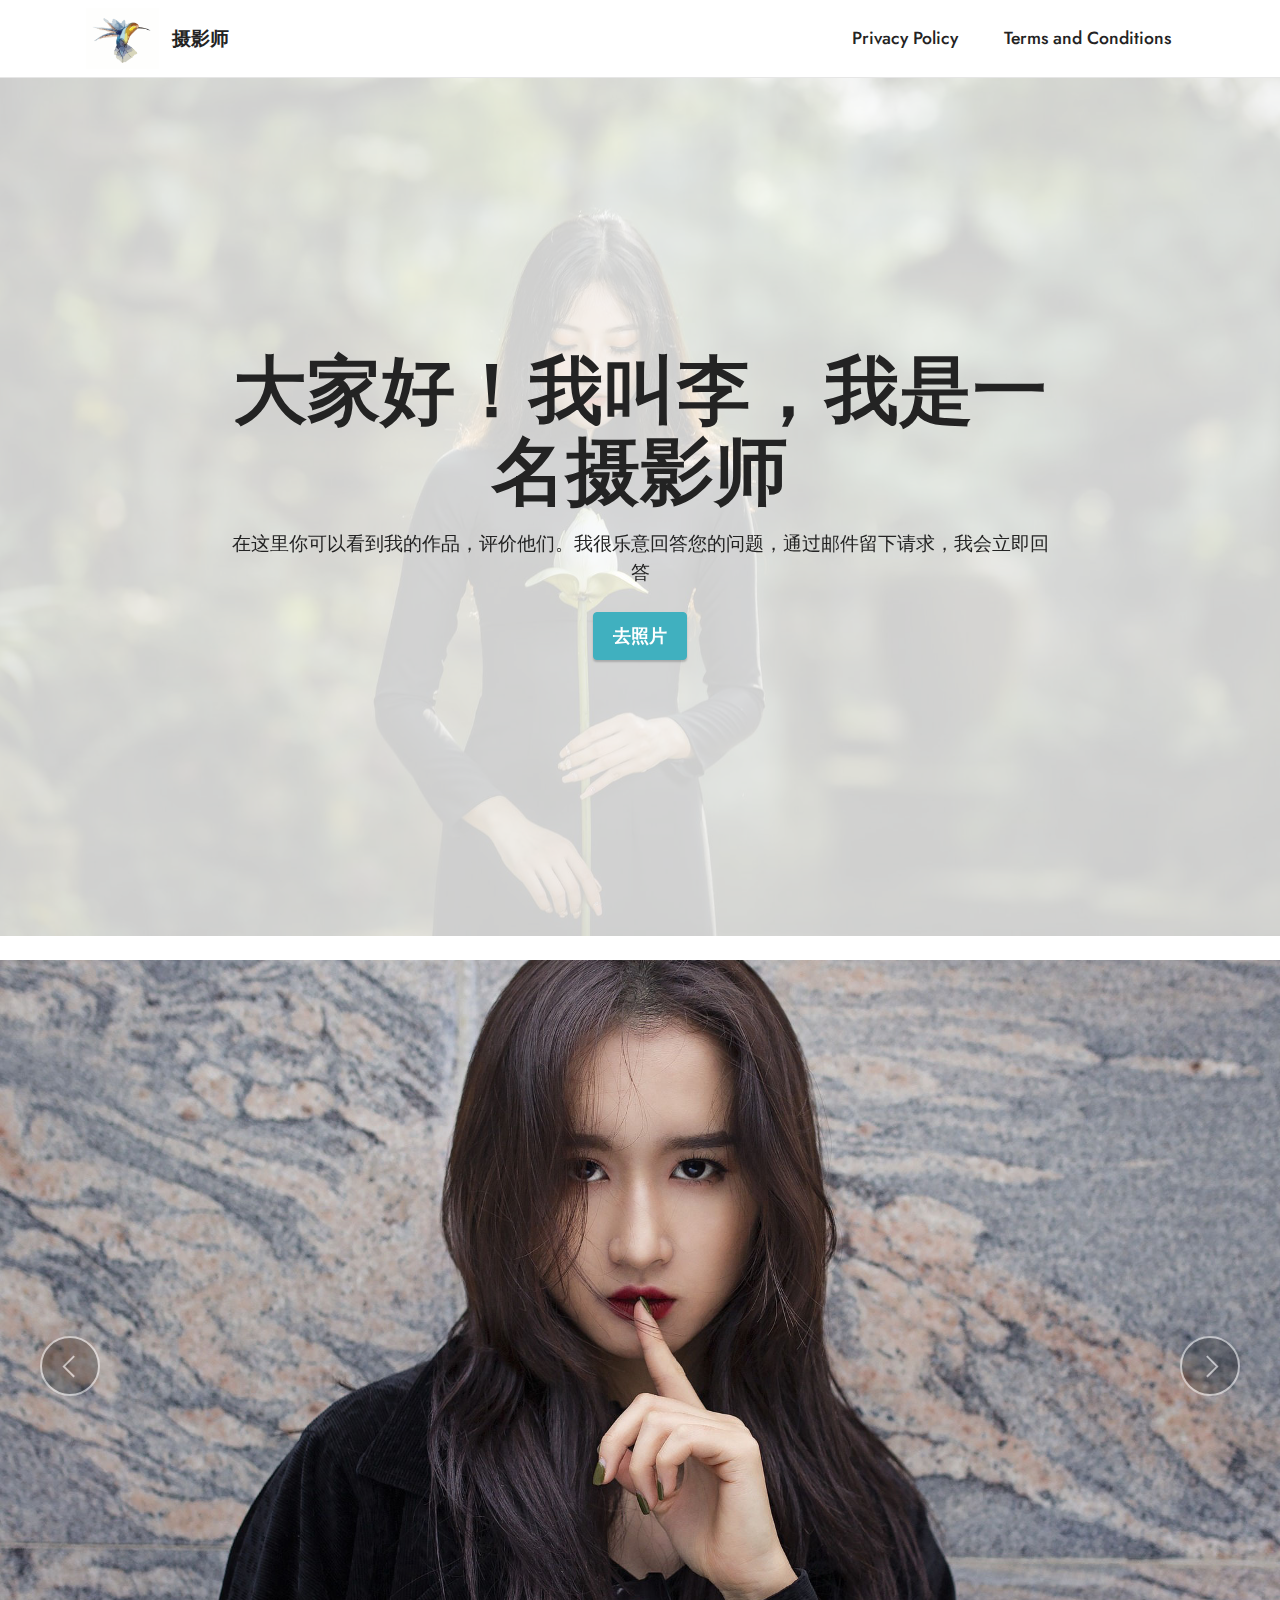
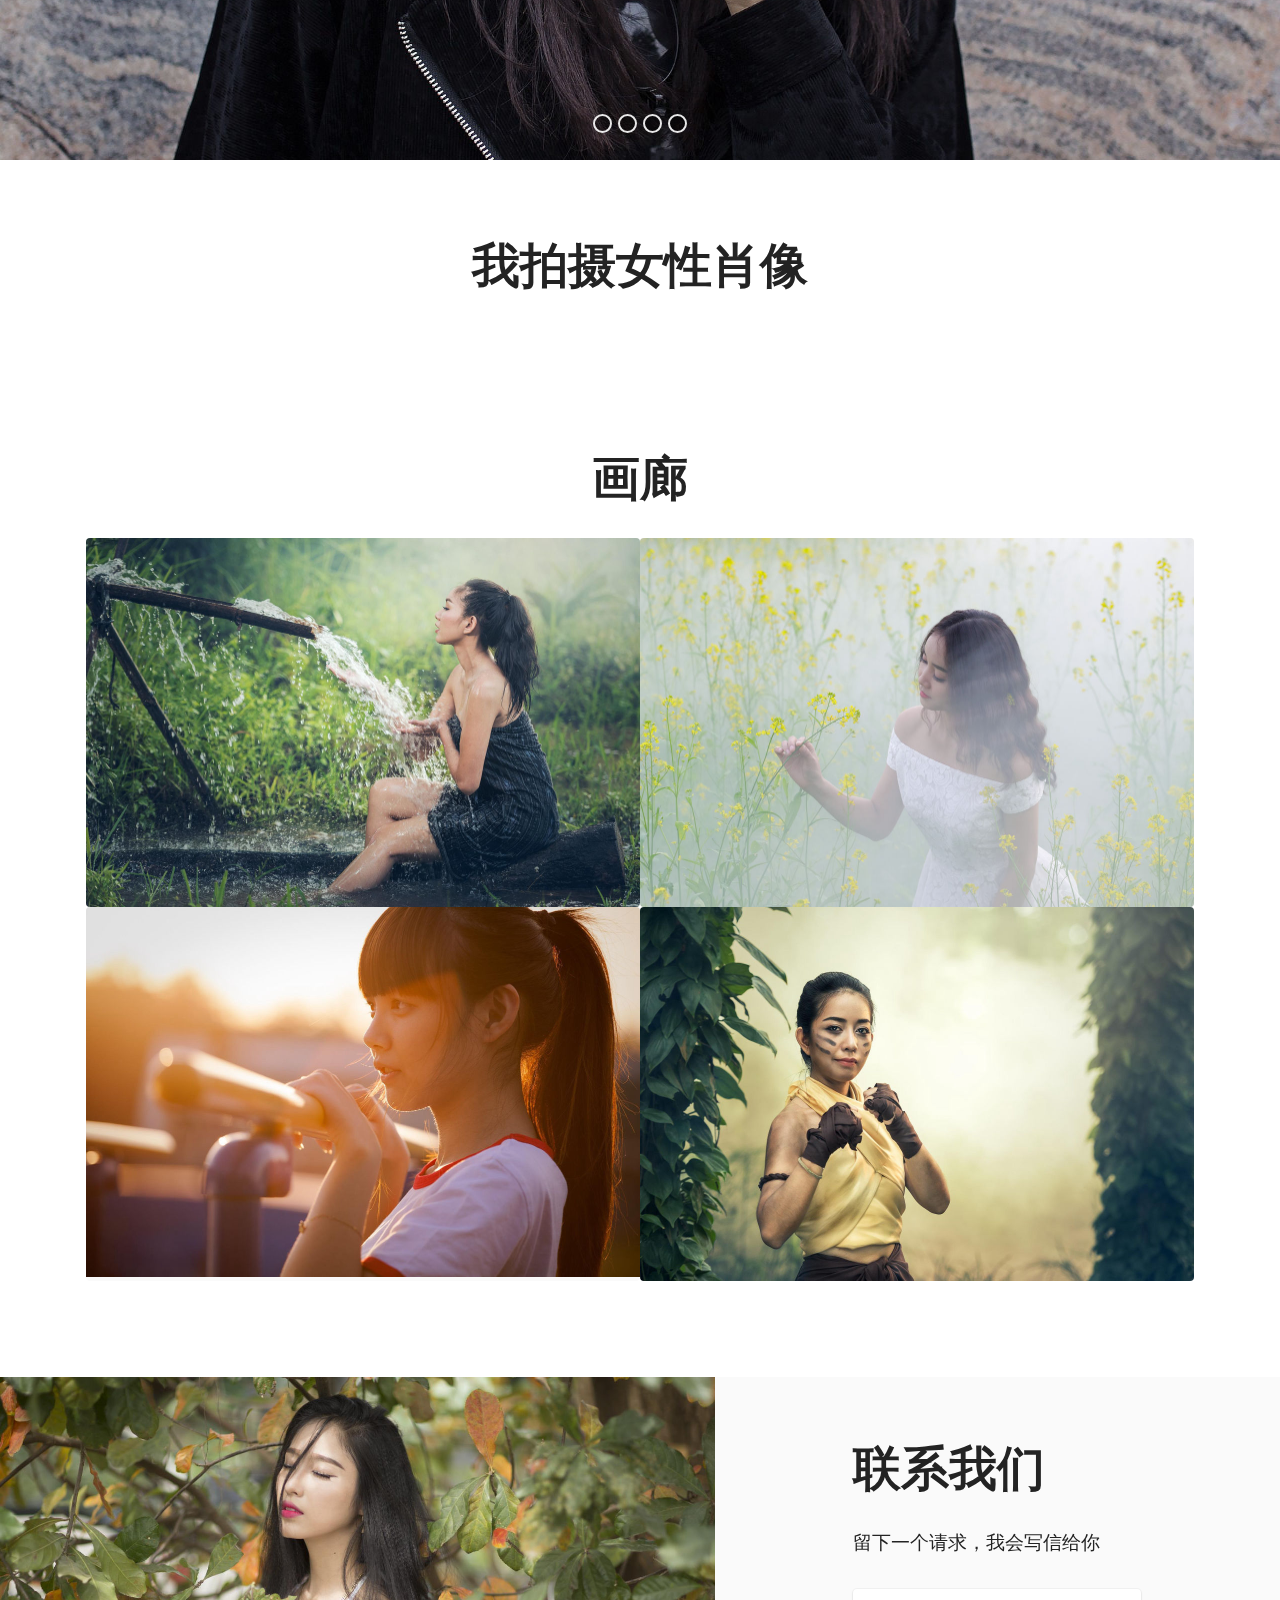
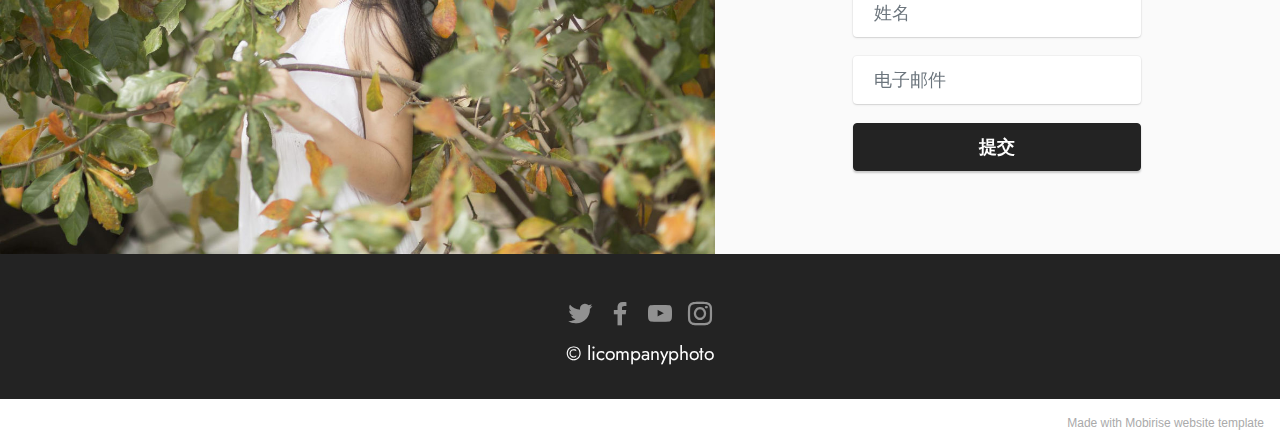
<file: index.html>
<!DOCTYPE html>
<html  >
<head>
  <!-- Google Tag Manager -->
<script>(function(w,d,s,l,i){w[l]=w[l]||[];w[l].push({'gtm.start':
new Date().getTime(),event:'gtm.js'});var f=d.getElementsByTagName(s)[0],
j=d.createElement(s),dl=l!='dataLayer'?'&l='+l:'';j.async=true;j.src=
'https://www.googletagmanager.com/gtm.js?id='+i+dl;f.parentNode.insertBefore(j,f);
})(window,document,'script','dataLayer','GTM-PLHJH5B');</script>
<!-- End Google Tag Manager -->
  <!-- Site made with Mobirise Website Builder v5.3.0, https://mobirise.com -->
  <meta charset="UTF-8">
  <meta http-equiv="X-UA-Compatible" content="IE=edge">
  <meta name="generator" content="Mobirise v5.3.0, mobirise.com">
  <meta name="viewport" content="width=device-width, initial-scale=1, minimum-scale=1">
  <link rel="shortcut icon" href="assets/images/mbr-121x101.png" type="image/x-icon">
  <meta name="description" content="">
  
  
  <title>家</title>
  <link rel="stylesheet" href="assets/web/assets/mobirise-icons2/mobirise2.css">
  <link rel="stylesheet" href="assets/tether/tether.min.css">
  <link rel="stylesheet" href="assets/bootstrap/css/bootstrap.min.css">
  <link rel="stylesheet" href="assets/bootstrap/css/bootstrap-grid.min.css">
  <link rel="stylesheet" href="assets/bootstrap/css/bootstrap-reboot.min.css">
  <link rel="stylesheet" href="assets/formstyler/jquery.formstyler.css">
  <link rel="stylesheet" href="assets/formstyler/jquery.formstyler.theme.css">
  <link rel="stylesheet" href="assets/datepicker/jquery.datetimepicker.min.css">
  <link rel="stylesheet" href="assets/dropdown/css/style.css">
  <link rel="stylesheet" href="assets/socicon/css/styles.css">
  <link rel="stylesheet" href="assets/theme/css/style.css">
  <link rel="preload" as="style" href="assets/mobirise/css/mbr-additional.css"><link rel="stylesheet" href="assets/mobirise/css/mbr-additional.css" type="text/css">
  
  
  
  
</head>
<body>
  <!-- Google Tag Manager (noscript) -->
<noscript><iframe src="https://www.googletagmanager.com/ns.html?id=GTM-PLHJH5B"
height="0" width="0" style="display:none;visibility:hidden"></iframe></noscript>
<!-- End Google Tag Manager (noscript) -->
  <section data-bs-version="5.1" class="menu cid-t9i6uRoyT1" once="menu" id="menu1-u">
    
    <nav class="navbar navbar-dropdown navbar-fixed-top navbar-expand-lg">
        <div class="container">
            <div class="navbar-brand">
                <span class="navbar-logo">
                    <a href="index.html">
                        <img src="assets/images/mbr-121x101.png" alt="Home" style="height: 3.8rem;">
                    </a>
                </span>
                <span class="navbar-caption-wrap"><a class="navbar-caption text-black display-7" href="https://mobiri.se">摄影师</a></span>
            </div>
            <button class="navbar-toggler" type="button" data-toggle="collapse" data-bs-toggle="collapse" data-target="#navbarSupportedContent" data-bs-target="#navbarSupportedContent" aria-controls="navbarNavAltMarkup" aria-expanded="false" aria-label="Toggle navigation">
                <div class="hamburger">
                    <span></span>
                    <span></span>
                    <span></span>
                    <span></span>
                </div>
            </button>
            <div class="collapse navbar-collapse" id="navbarSupportedContent">
                <ul class="navbar-nav nav-dropdown nav-right" data-app-modern-menu="true"><li class="nav-item"><a class="nav-link link text-black text-primary display-4" href="page1.html">Privacy Policy<br></a></li>
                    <li class="nav-item"><a class="nav-link link text-black text-primary display-4" href="page2.html">
                            Terms and Conditions</a></li></ul>
                
                
            </div>
        </div>
    </nav>

</section>

<section data-bs-version="5.1" class="header1 cid-s48MCQYojq mbr-fullscreen mbr-parallax-background" id="header1-f">

    

    <div class="mbr-overlay" style="opacity: 0.8; background-color: rgb(255, 255, 255);"></div>

    <div class="align-center container">
        <div class="row justify-content-center">
            <div class="col-12 col-lg-9">
                <h1 class="mbr-section-title mbr-fonts-style mb-3 display-1"><strong>大家好！我叫李，我是一名摄影师</strong></h1>
                
                <p class="mbr-text mbr-fonts-style display-7">在这里你可以看到我的作品，评价他们。我很乐意回答您的问题，通过邮件留下请求，我会立即回答</p>
                <div class="mbr-section-btn mt-3"><a class="btn btn-success display-4" href="index.html#slider1-m">去照片</a></div>
            </div>
        </div>
    </div>
</section>

<section class="slider1 cid-t9hZ5bLjz6" id="slider1-m">
    
    <div class="carousel slide" id="tb7KwWZZTT" data-interval="5000">
        <ol class="carousel-indicators">
            <li data-slide-to="0" class="active" data-target="#tb7KwWZZTT"></li><li data-slide-to="1" class="active" data-target="#tb7KwWZZTT"></li><li data-slide-to="2" class="active" data-target="#tb7KwWZZTT"></li><li data-slide-to="3" class="active" data-target="#tb7KwWZZTT"></li>
            
            
        </ol>
        <div class="carousel-inner">
            <div class="carousel-item slider-image item active">
                <div class="item-wrapper">
                    <img class="d-block w-100" src="assets/images/mbr-1920x1277.jpg" alt="">
                    
                    <div class="carousel-caption">
                        <h5 class="mbr-section-subtitle mbr-fonts-style display-5"></h5>
                        <p class="mbr-section-text mbr-fonts-style display-7"></p>
                    </div>
                </div>
            </div><div class="carousel-item slider-image item">
                <div class="item-wrapper">
                    <img class="d-block w-100" src="assets/images/mbr-1920x1271.jpg" alt="" data-slide-to="1">
                    
                    <div class="carousel-caption">
                        <h5 class="mbr-section-subtitle mbr-fonts-style display-5"></h5>
                        <p class="mbr-section-text mbr-fonts-style display-7"></p>
                    </div>
                </div>
            </div><div class="carousel-item slider-image item">
                <div class="item-wrapper">
                    <img class="d-block w-100" src="assets/images/mbr-1918x1049.png" alt="" data-slide-to="2">
                    
                    <div class="carousel-caption">
                        <h5 class="mbr-section-subtitle mbr-fonts-style display-5"></h5>
                        <p class="mbr-section-text mbr-fonts-style display-7"></p>
                    </div>
                </div>
            </div><div class="carousel-item slider-image item">
                <div class="item-wrapper">
                    <img class="d-block w-100" src="assets/images/mbr-1918x1920.jpg" alt="" data-slide-to="3">
                    
                    <div class="carousel-caption">
                        <h5 class="mbr-section-subtitle mbr-fonts-style display-5"></h5>
                        <p class="mbr-section-text mbr-fonts-style display-7"></p>
                    </div>
                </div>
            </div>
            
            
        </div>
        <a class="carousel-control carousel-control-prev" role="button" data-slide="prev" href="#tb7KwWZZTT">
            <span class="mobi-mbri mobi-mbri-arrow-prev" aria-hidden="true"></span>
            <span class="sr-only">Previous</span>
        </a>
        <a class="carousel-control carousel-control-next" role="button" data-slide="next" href="#tb7KwWZZTT">
            <span class="mobi-mbri mobi-mbri-arrow-next" aria-hidden="true"></span>
            <span class="sr-only">Next</span>
        </a>
    </div>
</section>

<section data-bs-version="5.1" class="content1 cid-s48udlf8KU" id="content1-8">
    
    <div class="container">
        <div class="row justify-content-center">
            <div class="title col-12 col-md-9">
                <h3 class="mbr-section-title mbr-fonts-style align-center mb-4 display-2"><strong>我拍摄女性肖像</strong></h3>
                <h4 class="mbr-section-subtitle align-center mbr-fonts-style mb-4 display-7"></h4>
                
            </div>
        </div>
    </div>
</section>

<section class="gallery1 cid-tb7JiuKZvN" id="gallery1-18">
    
    
    <div class="container">
        <div class="mbr-section-head">
            <h4 class="mbr-section-title mbr-fonts-style align-center mb-0 display-2">
                <strong>画廊</strong></h4>
            
        </div>
        <div class="row mt-4">
            <div class="item features-image сol-12 col-md-6 col-lg-6">
                <div class="item-wrapper">
                    <div class="item-img">
                        <img src="assets/images/mbr-1108x739.jpg" alt="">
                    </div>
                    
                    
                </div>
            </div>
            <div class="item features-image сol-12 col-md-6 col-lg-6">
                <div class="item-wrapper">
                    <div class="item-img">
                        <img src="assets/images/mbr-2-1108x739.jpg" alt="">
                    </div>
                    
                    
                </div>
            </div>
            <div class="item features-image сol-12 col-md-6 col-lg-6">
                <div class="item-wrapper">
                    <div class="item-img">
                        <img src="assets/images/mbr-1-1108x739.jpg" alt="">
                    </div>
                    
                    
                </div>
            </div>
            <div class="item features-image сol-12 col-md-6 col-lg-6">
                <div class="item-wrapper">
                    <div class="item-img">
                        <img src="assets/images/mbr-1108x748.jpg" alt="" title="">
                    </div>
                    
                    
                </div>
            </div>
        </div>
    </div>
</section>

<section class="form3 cid-t9hZ8A3Zha" id="form3-n">

    

    

    <div class="container-fluid">
        <div class="row justify-content-center">
            <div class="col-lg-7 col-12">
                <div class="image-wrapper">
                    <img class="w-100" src="assets/images/mbr-1332x888.jpg" alt="">
                </div>
            </div>
            <div class="col-lg-3 offset-lg-1 mbr-form" data-form-type="formoid">
                <form action="https://mobirise.eu/" method="POST" class="mbr-form form-with-styler" data-form-title="Form Name"><input type="hidden" name="email" data-form-email="true" value="p4bthFvlLw5djDT/SKGgyW+Ym+yF7fvOaZXARi34pt7G6A7PlUqbSoeQTtRaQSPB/+2y20955TLoMe7PtB4tPRETEtw29vWgSk9/Hc5xIkA9YhYXjFzA6O5s0cT42J65">
                    <div class="row">
                        <div hidden="hidden" data-form-alert="" class="alert alert-success col-12">感谢您填写
                            表格！</div>
                        <div hidden="hidden" data-form-alert-danger="" class="alert alert-danger col-12">哎呀……！一些
                            问题！</div>
                    </div>
                    <div class="dragArea row">
                        <div class="col-lg-12 col-md-12 col-sm-12">
                            <h1 class="mbr-section-title mb-4 display-2">
                                <strong>联系我们</strong>
                            </h1>
                        </div>
                        <div class="col-lg-12 col-md-12 col-sm-12">
                            <p class="mbr-text mbr-fonts-style mb-4 display-7">留下一个请求，我会写信给你</p>
                        </div>
                        <div data-for="name" class="col-lg-12 col-md col-sm-12 form-group">
                            <input type="text" name="name" placeholder="姓名" data-form-field="name" class="form-control" value="" id="name-form3-n">
                        </div>
                        <div class="col-lg-12 col-md col-sm-12 form-group" data-for="email">
                            <input type="email" name="email" placeholder="电子邮件" data-form-field="email" class="form-control" value="" id="email-form3-n">
                        </div>
                        <div class="col-md-auto col-12 mbr-section-btn"><button type="submit" class="btn btn-black display-4">提交</button></div>
                    </div>
                </form>
            </div>
            <div class="offset-lg-1"></div>
        </div>
    </div>
</section>

<section data-bs-version="5.1" class="footer3 cid-s48P1Icc8J" once="footers" id="footer3-i">

    

    

    <div class="container">
        <div class="media-container-row align-center mbr-white">
            <div class="row row-links">
                <ul class="foot-menu">
                    
                    
                    
                    
                    
                <li class="foot-menu-item mbr-fonts-style display-7"></li><li class="foot-menu-item mbr-fonts-style display-7"></li><li class="foot-menu-item mbr-fonts-style display-7"></li></ul>
            </div>
            <div class="row social-row">
                <div class="social-list align-right pb-2">
                    
                    
                    
                    
                    
                    
                <div class="soc-item">
                        <a href="https://twitter.com/mobirise" target="_blank">
                            <span class="socicon-twitter socicon mbr-iconfont mbr-iconfont-social"></span>
                        </a>
                    </div><div class="soc-item">
                        <a href="https://www.facebook.com/" target="_blank">
                            <span class="mbr-iconfont mbr-iconfont-social socicon-facebook socicon"></span>
                        </a>
                    </div><div class="soc-item">
                        <a href="https://www.youtube.com/c/" target="_blank">
                            <span class="mbr-iconfont mbr-iconfont-social socicon-youtube socicon"></span>
                        </a>
                    </div><div class="soc-item">
                        <a href="https://instagram.com/" target="_blank">
                            <span class="mbr-iconfont mbr-iconfont-social socicon-instagram socicon"></span>
                        </a>
                    </div></div>
            </div>
           
            <div class="row row-copirayt">
                <p class="mbr-text mb-0 mbr-fonts-style mbr-white align-center display-7">
                    © licompanyphoto</p>
            </div>
        </div>
    </div>
</section><section style="background-color: #fff; font-family: -apple-system, BlinkMacSystemFont, 'Segoe UI', 'Roboto', 'Helvetica Neue', Arial, sans-serif; color:#aaa; font-size:12px; padding: 0; align-items: center; display: flex;"><a href="https://mobirise.site/p" style="flex: 1 1; height: 3rem; padding-left: 1rem;"></a><p style="flex: 0 0 auto; margin:0; padding-right:1rem;">Made with Mobirise <a href="https://mobirise.site/u" style="color:#aaa;">website</a> template</p></section><script src="assets/web/assets/jquery/jquery.min.js"></script>  <script src="assets/popper/popper.min.js"></script>  <script src="assets/tether/tether.min.js"></script>  <script src="assets/bootstrap/js/bootstrap.min.js"></script>  <script src="assets/smoothscroll/smooth-scroll.js"></script>  <script src="assets/parallax/jarallax.min.js"></script>  <script src="assets/formstyler/jquery.formstyler.js"></script>  <script src="assets/formstyler/jquery.formstyler.min.js"></script>  <script src="assets/datepicker/jquery.datetimepicker.full.js"></script>  <script src="assets/dropdown/js/nav-dropdown.js"></script>  <script src="assets/dropdown/js/navbar-dropdown.js"></script>  <script src="assets/touchswipe/jquery.touch-swipe.min.js"></script>  <script src="assets/theme/js/script.js"></script>  <script src="assets/formoid/formoid.min.js"></script>  
  
  
</body>
</html>
</file>
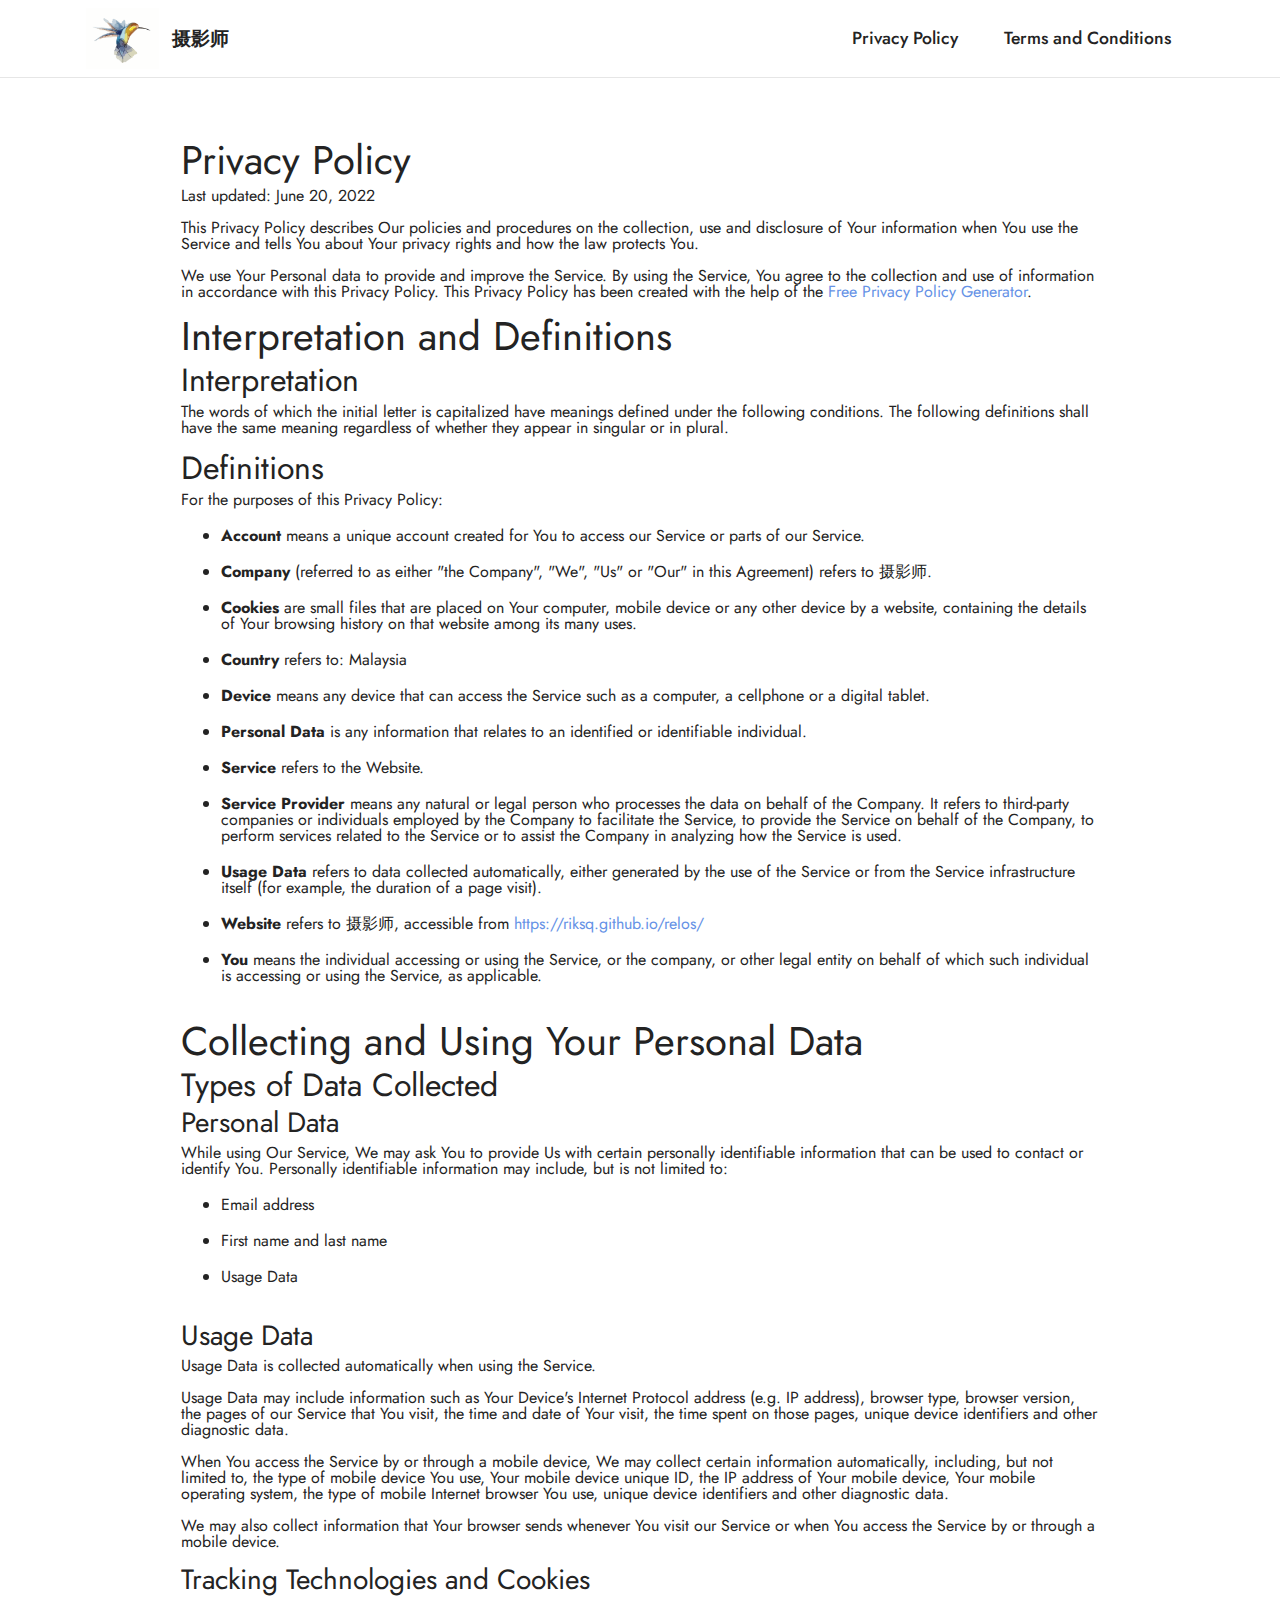
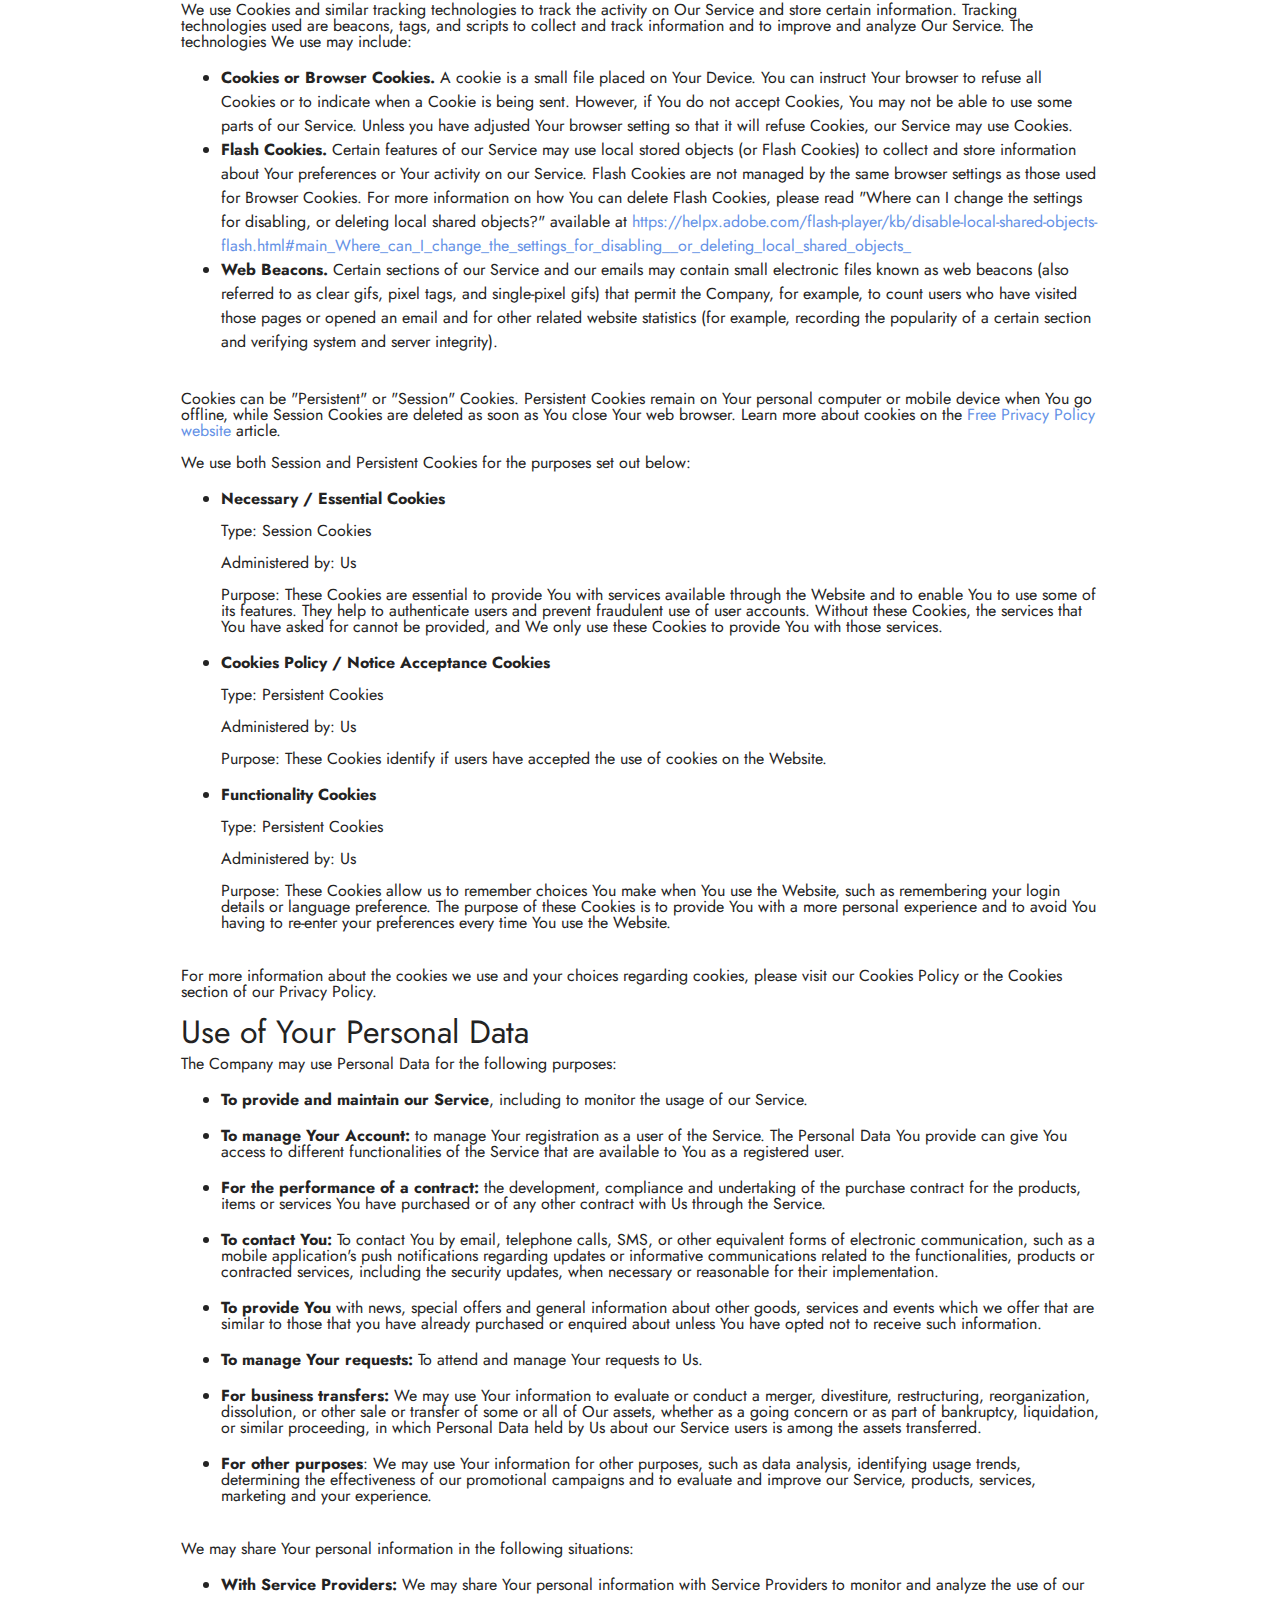
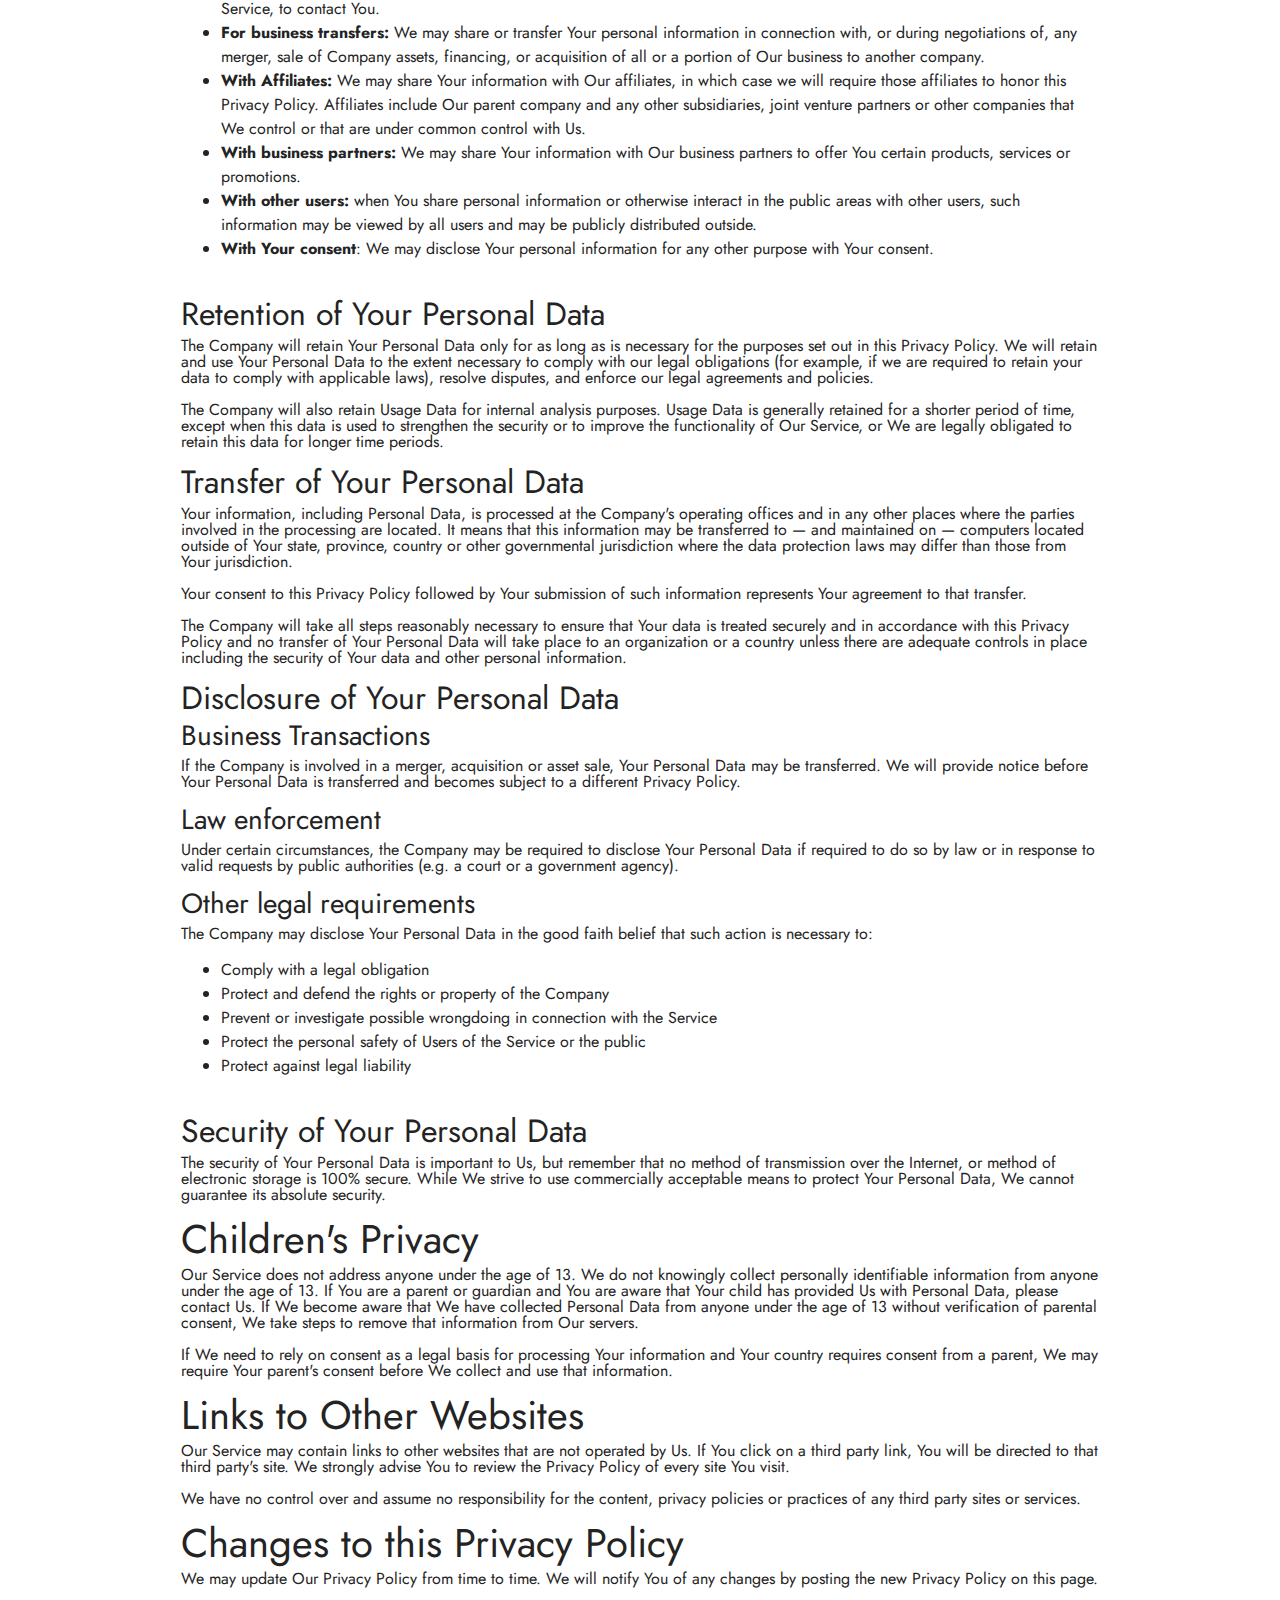
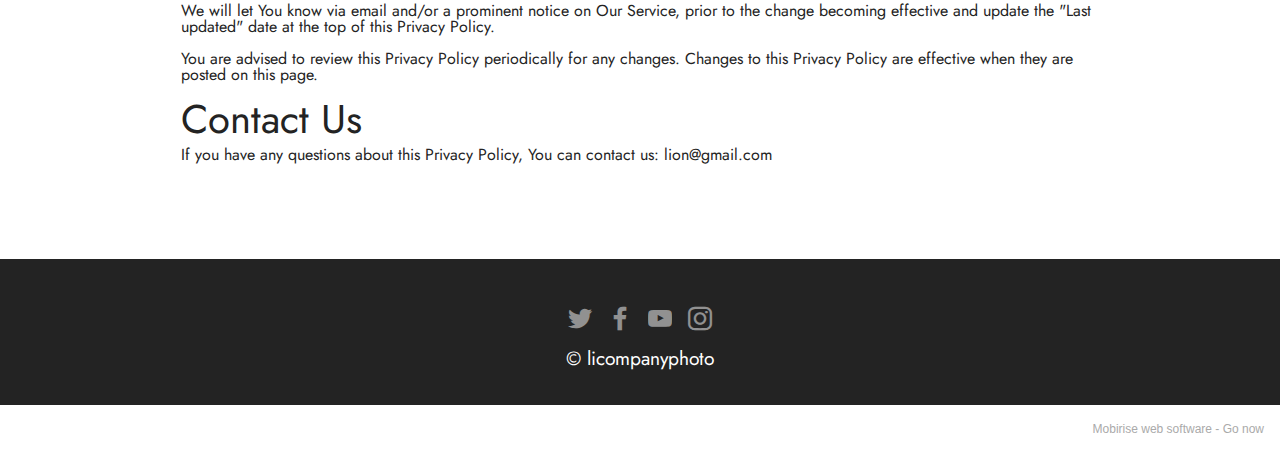
<file: polisy.html>
<!DOCTYPE html>
<html  >
<head>
  <!-- Site made with Mobirise Website Builder v5.3.0, https://mobirise.com -->
  <meta charset="UTF-8">
  <meta http-equiv="X-UA-Compatible" content="IE=edge">
  <meta name="generator" content="Mobirise v5.3.0, mobirise.com">
  <meta name="viewport" content="width=device-width, initial-scale=1, minimum-scale=1">
  <link rel="shortcut icon" href="assets/images/mbr-121x101.png" type="image/x-icon">
  <meta name="description" content="">
  
  
  <title>隐私政策</title>
  <link rel="stylesheet" href="assets/tether/tether.min.css">
  <link rel="stylesheet" href="assets/bootstrap/css/bootstrap.min.css">
  <link rel="stylesheet" href="assets/bootstrap/css/bootstrap-grid.min.css">
  <link rel="stylesheet" href="assets/bootstrap/css/bootstrap-reboot.min.css">
  <link rel="stylesheet" href="assets/dropdown/css/style.css">
  <link rel="stylesheet" href="assets/socicon/css/styles.css">
  <link rel="stylesheet" href="assets/theme/css/style.css">
  <link rel="preload" as="style" href="assets/mobirise/css/mbr-additional.css"><link rel="stylesheet" href="assets/mobirise/css/mbr-additional.css" type="text/css">
  
  
  
  
</head>
<body>
  
  <section data-bs-version="5.1" class="menu cid-t9i6uRoyT1" once="menu" id="menu1-u">
    
    <nav class="navbar navbar-dropdown navbar-fixed-top navbar-expand-lg">
        <div class="container">
            <div class="navbar-brand">
                <span class="navbar-logo">
                    <a href="index.html">
                        <img src="assets/images/mbr-121x101.png" alt="Home" style="height: 3.8rem;">
                    </a>
                </span>
                <span class="navbar-caption-wrap"><a class="navbar-caption text-black display-7" href="https://mobiri.se">摄影师</a></span>
            </div>
            <button class="navbar-toggler" type="button" data-toggle="collapse" data-bs-toggle="collapse" data-target="#navbarSupportedContent" data-bs-target="#navbarSupportedContent" aria-controls="navbarNavAltMarkup" aria-expanded="false" aria-label="Toggle navigation">
                <div class="hamburger">
                    <span></span>
                    <span></span>
                    <span></span>
                    <span></span>
                </div>
            </button>
            <div class="collapse navbar-collapse" id="navbarSupportedContent">
                <ul class="navbar-nav nav-dropdown nav-right" data-app-modern-menu="true"><li class="nav-item"><a class="nav-link link text-black text-primary display-4" href="page1.html">Privacy Policy<br></a></li>
                    <li class="nav-item"><a class="nav-link link text-black text-primary display-4" href="page2.html">
                            Terms and Conditions</a></li></ul>
                
                
            </div>
        </div>
    </nav>

</section>

<section class="content5 cid-t9i7it9uzS" id="content5-w">
    
    <div class="container">
        <div class="row justify-content-center">
            <div class="col-md-12 col-lg-10">
                <h1>Privacy Policy</h1>
<p>Last updated: June 20, 2022</p>
<p>This Privacy Policy describes Our policies and procedures on the collection, use and disclosure of Your information when You use the Service and tells You about Your privacy rights and how the law protects You.</p>
<p>We use Your Personal data to provide and improve the Service. By using the Service, You agree to the collection and use of information in accordance with this Privacy Policy. This Privacy Policy has been created with the help of the <a href="https://www.freeprivacypolicy.com/free-privacy-policy-generator/" target="_blank">Free Privacy Policy Generator</a>.</p>
<h1>Interpretation and Definitions</h1>
<h2>Interpretation</h2>
<p>The words of which the initial letter is capitalized have meanings defined under the following conditions. The following definitions shall have the same meaning regardless of whether they appear in singular or in plural.</p>
<h2>Definitions</h2>
<p>For the purposes of this Privacy Policy:</p>
<ul>
<li>
<p><strong>Account</strong> means a unique account created for You to access our Service or parts of our Service.</p>
</li>
<li>
<p><strong>Company</strong> (referred to as either "the Company", "We", "Us" or "Our" in this Agreement) refers to 摄影师.</p>
</li>
<li>
<p><strong>Cookies</strong> are small files that are placed on Your computer, mobile device or any other device by a website, containing the details of Your browsing history on that website among its many uses.</p>
</li>
<li>
<p><strong>Country</strong> refers to:  Malaysia</p>
</li>
<li>
<p><strong>Device</strong> means any device that can access the Service such as a computer, a cellphone or a digital tablet.</p>
</li>
<li>
<p><strong>Personal Data</strong> is any information that relates to an identified or identifiable individual.</p>
</li>
<li>
<p><strong>Service</strong> refers to the Website.</p>
</li>
<li>
<p><strong>Service Provider</strong> means any natural or legal person who processes the data on behalf of the Company. It refers to third-party companies or individuals employed by the Company to facilitate the Service, to provide the Service on behalf of the Company, to perform services related to the Service or to assist the Company in analyzing how the Service is used.</p>
</li>
<li>
<p><strong>Usage Data</strong> refers to data collected automatically, either generated by the use of the Service or from the Service infrastructure itself (for example, the duration of a page visit).</p>
</li>
<li>
<p><strong>Website</strong> refers to 摄影师, accessible from <a href="https://riksq.github.io/relos/" rel="external nofollow noopener" target="_blank">https://riksq.github.io/relos/</a></p>
</li>
<li>
<p><strong>You</strong> means the individual accessing or using the Service, or the company, or other legal entity on behalf of which such individual is accessing or using the Service, as applicable.</p>
</li>
</ul>
<h1>Collecting and Using Your Personal Data</h1>
<h2>Types of Data Collected</h2>
<h3>Personal Data</h3>
<p>While using Our Service, We may ask You to provide Us with certain personally identifiable information that can be used to contact or identify You. Personally identifiable information may include, but is not limited to:</p>
<ul>
<li>
<p>Email address</p>
</li>
<li>
<p>First name and last name</p>
</li>
<li>
<p>Usage Data</p>
</li>
</ul>
<h3>Usage Data</h3>
<p>Usage Data is collected automatically when using the Service.</p>
<p>Usage Data may include information such as Your Device's Internet Protocol address (e.g. IP address), browser type, browser version, the pages of our Service that You visit, the time and date of Your visit, the time spent on those pages, unique device identifiers and other diagnostic data.</p>
<p>When You access the Service by or through a mobile device, We may collect certain information automatically, including, but not limited to, the type of mobile device You use, Your mobile device unique ID, the IP address of Your mobile device, Your mobile operating system, the type of mobile Internet browser You use, unique device identifiers and other diagnostic data.</p>
<p>We may also collect information that Your browser sends whenever You visit our Service or when You access the Service by or through a mobile device.</p>
<h3>Tracking Technologies and Cookies</h3>
<p>We use Cookies and similar tracking technologies to track the activity on Our Service and store certain information. Tracking technologies used are beacons, tags, and scripts to collect and track information and to improve and analyze Our Service. The technologies We use may include:</p>
<ul>
<li><strong>Cookies or Browser Cookies.</strong> A cookie is a small file placed on Your Device. You can instruct Your browser to refuse all Cookies or to indicate when a Cookie is being sent. However, if You do not accept Cookies, You may not be able to use some parts of our Service. Unless you have adjusted Your browser setting so that it will refuse Cookies, our Service may use Cookies.</li>
<li><strong>Flash Cookies.</strong> Certain features of our Service may use local stored objects (or Flash Cookies) to collect and store information about Your preferences or Your activity on our Service. Flash Cookies are not managed by the same browser settings as those used for Browser Cookies. For more information on how You can delete Flash Cookies, please read "Where can I change the settings for disabling, or deleting local shared objects?" available at <a href="https://helpx.adobe.com/flash-player/kb/disable-local-shared-objects-flash.html#main_Where_can_I_change_the_settings_for_disabling__or_deleting_local_shared_objects_" rel="external nofollow noopener" target="_blank">https://helpx.adobe.com/flash-player/kb/disable-local-shared-objects-flash.html#main_Where_can_I_change_the_settings_for_disabling__or_deleting_local_shared_objects_</a></li>
<li><strong>Web Beacons.</strong> Certain sections of our Service and our emails may contain small electronic files known as web beacons (also referred to as clear gifs, pixel tags, and single-pixel gifs) that permit the Company, for example, to count users who have visited those pages or opened an email and for other related website statistics (for example, recording the popularity of a certain section and verifying system and server integrity).</li>
</ul>
<p>Cookies can be "Persistent" or "Session" Cookies. Persistent Cookies remain on Your personal computer or mobile device when You go offline, while Session Cookies are deleted as soon as You close Your web browser. Learn more about cookies on the <a href="https://www.freeprivacypolicy.com/blog/sample-privacy-policy-template/#Use_Of_Cookies_And_Tracking" target="_blank">Free Privacy Policy website</a> article.</p>
<p>We use both Session and Persistent Cookies for the purposes set out below:</p>
<ul>
<li>
<p><strong>Necessary / Essential Cookies</strong></p>
<p>Type: Session Cookies</p>
<p>Administered by: Us</p>
<p>Purpose: These Cookies are essential to provide You with services available through the Website and to enable You to use some of its features. They help to authenticate users and prevent fraudulent use of user accounts. Without these Cookies, the services that You have asked for cannot be provided, and We only use these Cookies to provide You with those services.</p>
</li>
<li>
<p><strong>Cookies Policy / Notice Acceptance Cookies</strong></p>
<p>Type: Persistent Cookies</p>
<p>Administered by: Us</p>
<p>Purpose: These Cookies identify if users have accepted the use of cookies on the Website.</p>
</li>
<li>
<p><strong>Functionality Cookies</strong></p>
<p>Type: Persistent Cookies</p>
<p>Administered by: Us</p>
<p>Purpose: These Cookies allow us to remember choices You make when You use the Website, such as remembering your login details or language preference. The purpose of these Cookies is to provide You with a more personal experience and to avoid You having to re-enter your preferences every time You use the Website.</p>
</li>
</ul>
<p>For more information about the cookies we use and your choices regarding cookies, please visit our Cookies Policy or the Cookies section of our Privacy Policy.</p>
<h2>Use of Your Personal Data</h2>
<p>The Company may use Personal Data for the following purposes:</p>
<ul>
<li>
<p><strong>To provide and maintain our Service</strong>, including to monitor the usage of our Service.</p>
</li>
<li>
<p><strong>To manage Your Account:</strong> to manage Your registration as a user of the Service. The Personal Data You provide can give You access to different functionalities of the Service that are available to You as a registered user.</p>
</li>
<li>
<p><strong>For the performance of a contract:</strong> the development, compliance and undertaking of the purchase contract for the products, items or services You have purchased or of any other contract with Us through the Service.</p>
</li>
<li>
<p><strong>To contact You:</strong> To contact You by email, telephone calls, SMS, or other equivalent forms of electronic communication, such as a mobile application's push notifications regarding updates or informative communications related to the functionalities, products or contracted services, including the security updates, when necessary or reasonable for their implementation.</p>
</li>
<li>
<p><strong>To provide You</strong> with news, special offers and general information about other goods, services and events which we offer that are similar to those that you have already purchased or enquired about unless You have opted not to receive such information.</p>
</li>
<li>
<p><strong>To manage Your requests:</strong> To attend and manage Your requests to Us.</p>
</li>
<li>
<p><strong>For business transfers:</strong> We may use Your information to evaluate or conduct a merger, divestiture, restructuring, reorganization, dissolution, or other sale or transfer of some or all of Our assets, whether as a going concern or as part of bankruptcy, liquidation, or similar proceeding, in which Personal Data held by Us about our Service users is among the assets transferred.</p>
</li>
<li>
<p><strong>For other purposes</strong>: We may use Your information for other purposes, such as data analysis, identifying usage trends, determining the effectiveness of our promotional campaigns and to evaluate and improve our Service, products, services, marketing and your experience.</p>
</li>
</ul>
<p>We may share Your personal information in the following situations:</p>
<ul>
<li><strong>With Service Providers:</strong> We may share Your personal information with Service Providers to monitor and analyze the use of our Service,  to contact You.</li>
<li><strong>For business transfers:</strong> We may share or transfer Your personal information in connection with, or during negotiations of, any merger, sale of Company assets, financing, or acquisition of all or a portion of Our business to another company.</li>
<li><strong>With Affiliates:</strong> We may share Your information with Our affiliates, in which case we will require those affiliates to honor this Privacy Policy. Affiliates include Our parent company and any other subsidiaries, joint venture partners or other companies that We control or that are under common control with Us.</li>
<li><strong>With business partners:</strong> We may share Your information with Our business partners to offer You certain products, services or promotions.</li>
<li><strong>With other users:</strong> when You share personal information or otherwise interact in the public areas with other users, such information may be viewed by all users and may be publicly distributed outside.</li>
<li><strong>With Your consent</strong>: We may disclose Your personal information for any other purpose with Your consent.</li>
</ul>
<h2>Retention of Your Personal Data</h2>
<p>The Company will retain Your Personal Data only for as long as is necessary for the purposes set out in this Privacy Policy. We will retain and use Your Personal Data to the extent necessary to comply with our legal obligations (for example, if we are required to retain your data to comply with applicable laws), resolve disputes, and enforce our legal agreements and policies.</p>
<p>The Company will also retain Usage Data for internal analysis purposes. Usage Data is generally retained for a shorter period of time, except when this data is used to strengthen the security or to improve the functionality of Our Service, or We are legally obligated to retain this data for longer time periods.</p>
<h2>Transfer of Your Personal Data</h2>
<p>Your information, including Personal Data, is processed at the Company's operating offices and in any other places where the parties involved in the processing are located. It means that this information may be transferred to — and maintained on — computers located outside of Your state, province, country or other governmental jurisdiction where the data protection laws may differ than those from Your jurisdiction.</p>
<p>Your consent to this Privacy Policy followed by Your submission of such information represents Your agreement to that transfer.</p>
<p>The Company will take all steps reasonably necessary to ensure that Your data is treated securely and in accordance with this Privacy Policy and no transfer of Your Personal Data will take place to an organization or a country unless there are adequate controls in place including the security of Your data and other personal information.</p>
<h2>Disclosure of Your Personal Data</h2>
<h3>Business Transactions</h3>
<p>If the Company is involved in a merger, acquisition or asset sale, Your Personal Data may be transferred. We will provide notice before Your Personal Data is transferred and becomes subject to a different Privacy Policy.</p>
<h3>Law enforcement</h3>
<p>Under certain circumstances, the Company may be required to disclose Your Personal Data if required to do so by law or in response to valid requests by public authorities (e.g. a court or a government agency).</p>
<h3>Other legal requirements</h3>
<p>The Company may disclose Your Personal Data in the good faith belief that such action is necessary to:</p>
<ul>
<li>Comply with a legal obligation</li>
<li>Protect and defend the rights or property of the Company</li>
<li>Prevent or investigate possible wrongdoing in connection with the Service</li>
<li>Protect the personal safety of Users of the Service or the public</li>
<li>Protect against legal liability</li>
</ul>
<h2>Security of Your Personal Data</h2>
<p>The security of Your Personal Data is important to Us, but remember that no method of transmission over the Internet, or method of electronic storage is 100% secure. While We strive to use commercially acceptable means to protect Your Personal Data, We cannot guarantee its absolute security.</p>
<h1>Children's Privacy</h1>
<p>Our Service does not address anyone under the age of 13. We do not knowingly collect personally identifiable information from anyone under the age of 13. If You are a parent or guardian and You are aware that Your child has provided Us with Personal Data, please contact Us. If We become aware that We have collected Personal Data from anyone under the age of 13 without verification of parental consent, We take steps to remove that information from Our servers.</p>
<p>If We need to rely on consent as a legal basis for processing Your information and Your country requires consent from a parent, We may require Your parent's consent before We collect and use that information.</p>
<h1>Links to Other Websites</h1>
<p>Our Service may contain links to other websites that are not operated by Us. If You click on a third party link, You will be directed to that third party's site. We strongly advise You to review the Privacy Policy of every site You visit.</p>
<p>We have no control over and assume no responsibility for the content, privacy policies or practices of any third party sites or services.</p>
<h1>Changes to this Privacy Policy</h1>
<p>We may update Our Privacy Policy from time to time. We will notify You of any changes by posting the new Privacy Policy on this page.</p>
<p>We will let You know via email and/or a prominent notice on Our Service, prior to the change becoming effective and update the "Last updated" date at the top of this Privacy Policy.</p>
<p>You are advised to review this Privacy Policy periodically for any changes. Changes to this Privacy Policy are effective when they are posted on this page.</p>
<h1>Contact Us</h1>
<p>If you have any questions about this Privacy Policy, You can contact us: lion@gmail.com</p>
            </div>
        </div>
    </div>
</section>

<section data-bs-version="5.1" class="footer3 cid-s48P1Icc8J" once="footers" id="footer3-i">

    

    

    <div class="container">
        <div class="media-container-row align-center mbr-white">
            <div class="row row-links">
                <ul class="foot-menu">
                    
                    
                    
                    
                    
                <li class="foot-menu-item mbr-fonts-style display-7"></li><li class="foot-menu-item mbr-fonts-style display-7"></li><li class="foot-menu-item mbr-fonts-style display-7"></li></ul>
            </div>
            <div class="row social-row">
                <div class="social-list align-right pb-2">
                    
                    
                    
                    
                    
                    
                <div class="soc-item">
                        <a href="https://twitter.com/mobirise" target="_blank">
                            <span class="socicon-twitter socicon mbr-iconfont mbr-iconfont-social"></span>
                        </a>
                    </div><div class="soc-item">
                        <a href="https://www.facebook.com/" target="_blank">
                            <span class="mbr-iconfont mbr-iconfont-social socicon-facebook socicon"></span>
                        </a>
                    </div><div class="soc-item">
                        <a href="https://www.youtube.com/c/" target="_blank">
                            <span class="mbr-iconfont mbr-iconfont-social socicon-youtube socicon"></span>
                        </a>
                    </div><div class="soc-item">
                        <a href="https://instagram.com/" target="_blank">
                            <span class="mbr-iconfont mbr-iconfont-social socicon-instagram socicon"></span>
                        </a>
                    </div></div>
            </div>
           
            <div class="row row-copirayt">
                <p class="mbr-text mb-0 mbr-fonts-style mbr-white align-center display-7">
                    © licompanyphoto</p>
            </div>
        </div>
    </div>
</section><section style="background-color: #fff; font-family: -apple-system, BlinkMacSystemFont, 'Segoe UI', 'Roboto', 'Helvetica Neue', Arial, sans-serif; color:#aaa; font-size:12px; padding: 0; align-items: center; display: flex;"><a href="https://mobirise.site/f" style="flex: 1 1; height: 3rem; padding-left: 1rem;"></a><p style="flex: 0 0 auto; margin:0; padding-right:1rem;">Mobirise web software - <a href="https://mobirise.site/n" style="color:#aaa;">Go now</a></p></section><script src="assets/web/assets/jquery/jquery.min.js"></script>  <script src="assets/popper/popper.min.js"></script>  <script src="assets/tether/tether.min.js"></script>  <script src="assets/bootstrap/js/bootstrap.min.js"></script>  <script src="assets/smoothscroll/smooth-scroll.js"></script>  <script src="assets/dropdown/js/nav-dropdown.js"></script>  <script src="assets/dropdown/js/navbar-dropdown.js"></script>  <script src="assets/touchswipe/jquery.touch-swipe.min.js"></script>  <script src="assets/theme/js/script.js"></script>  
  
  
</body>
</html>
</file>
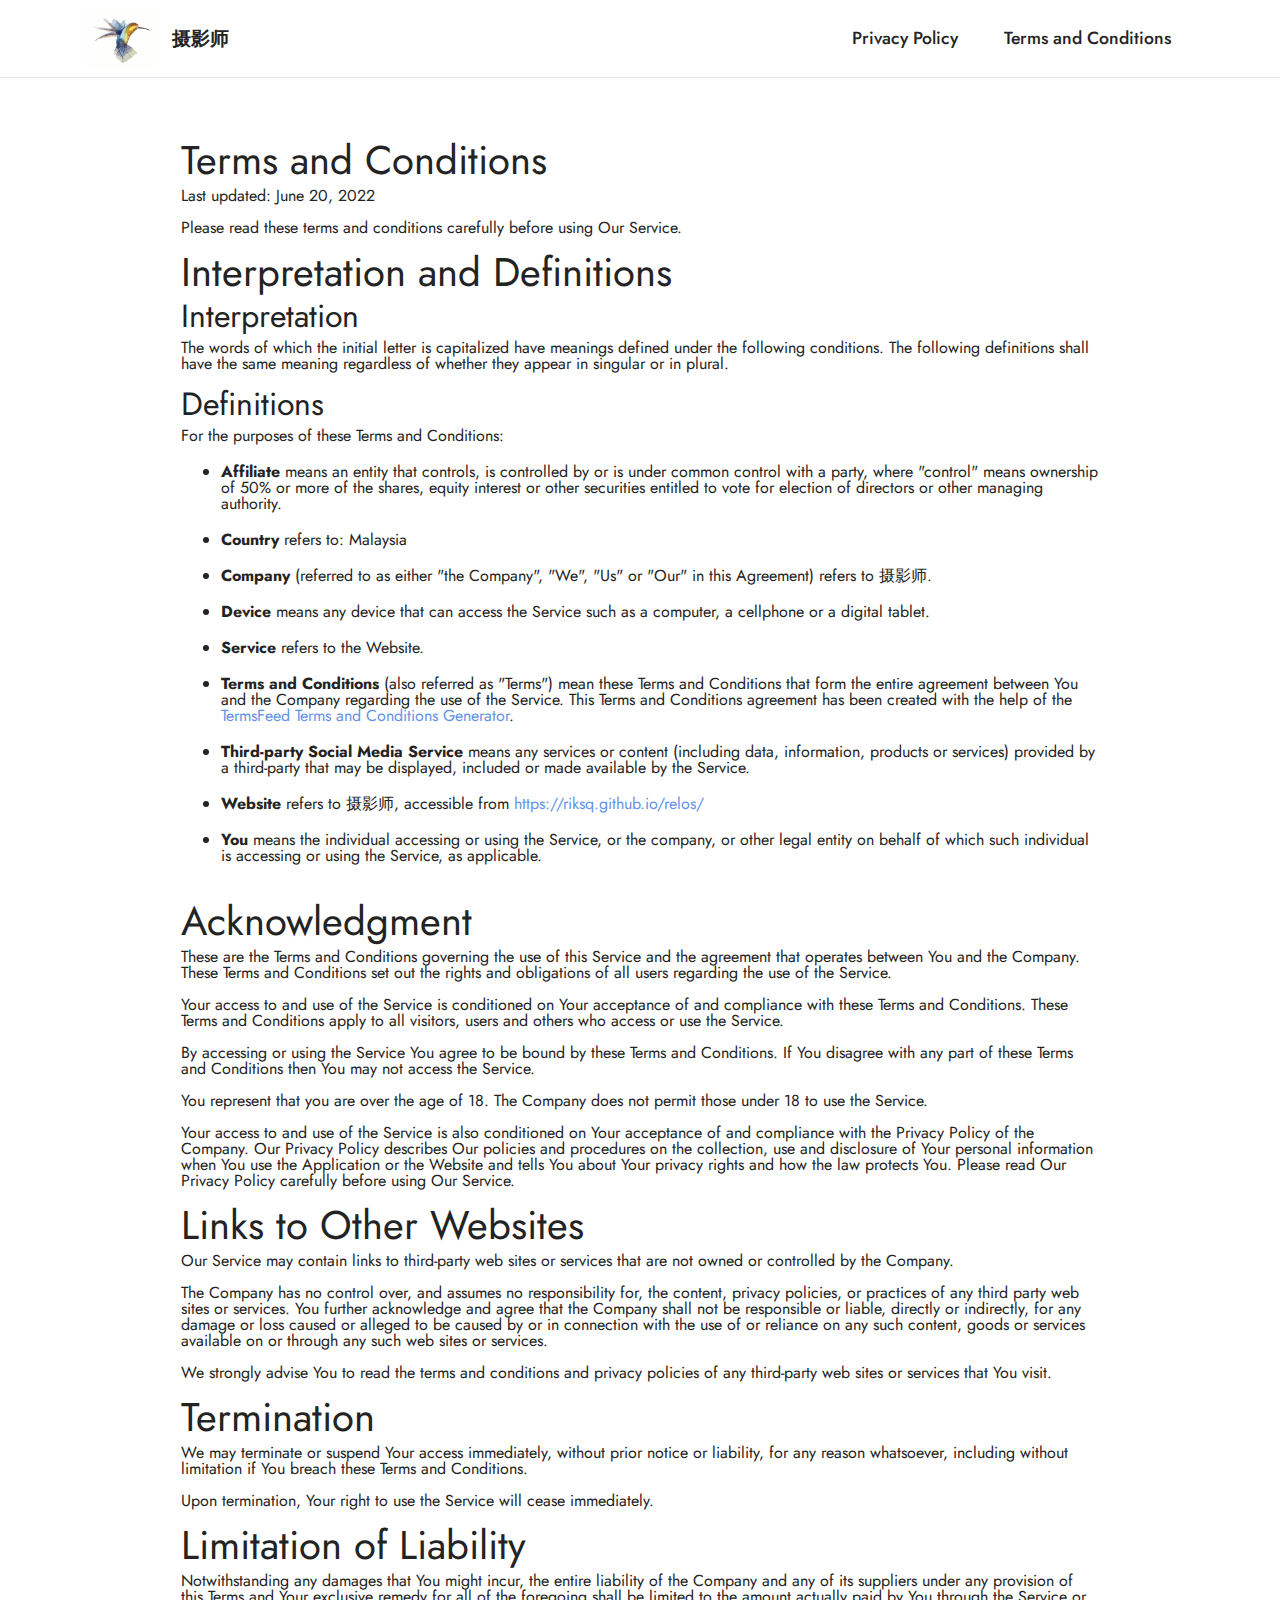
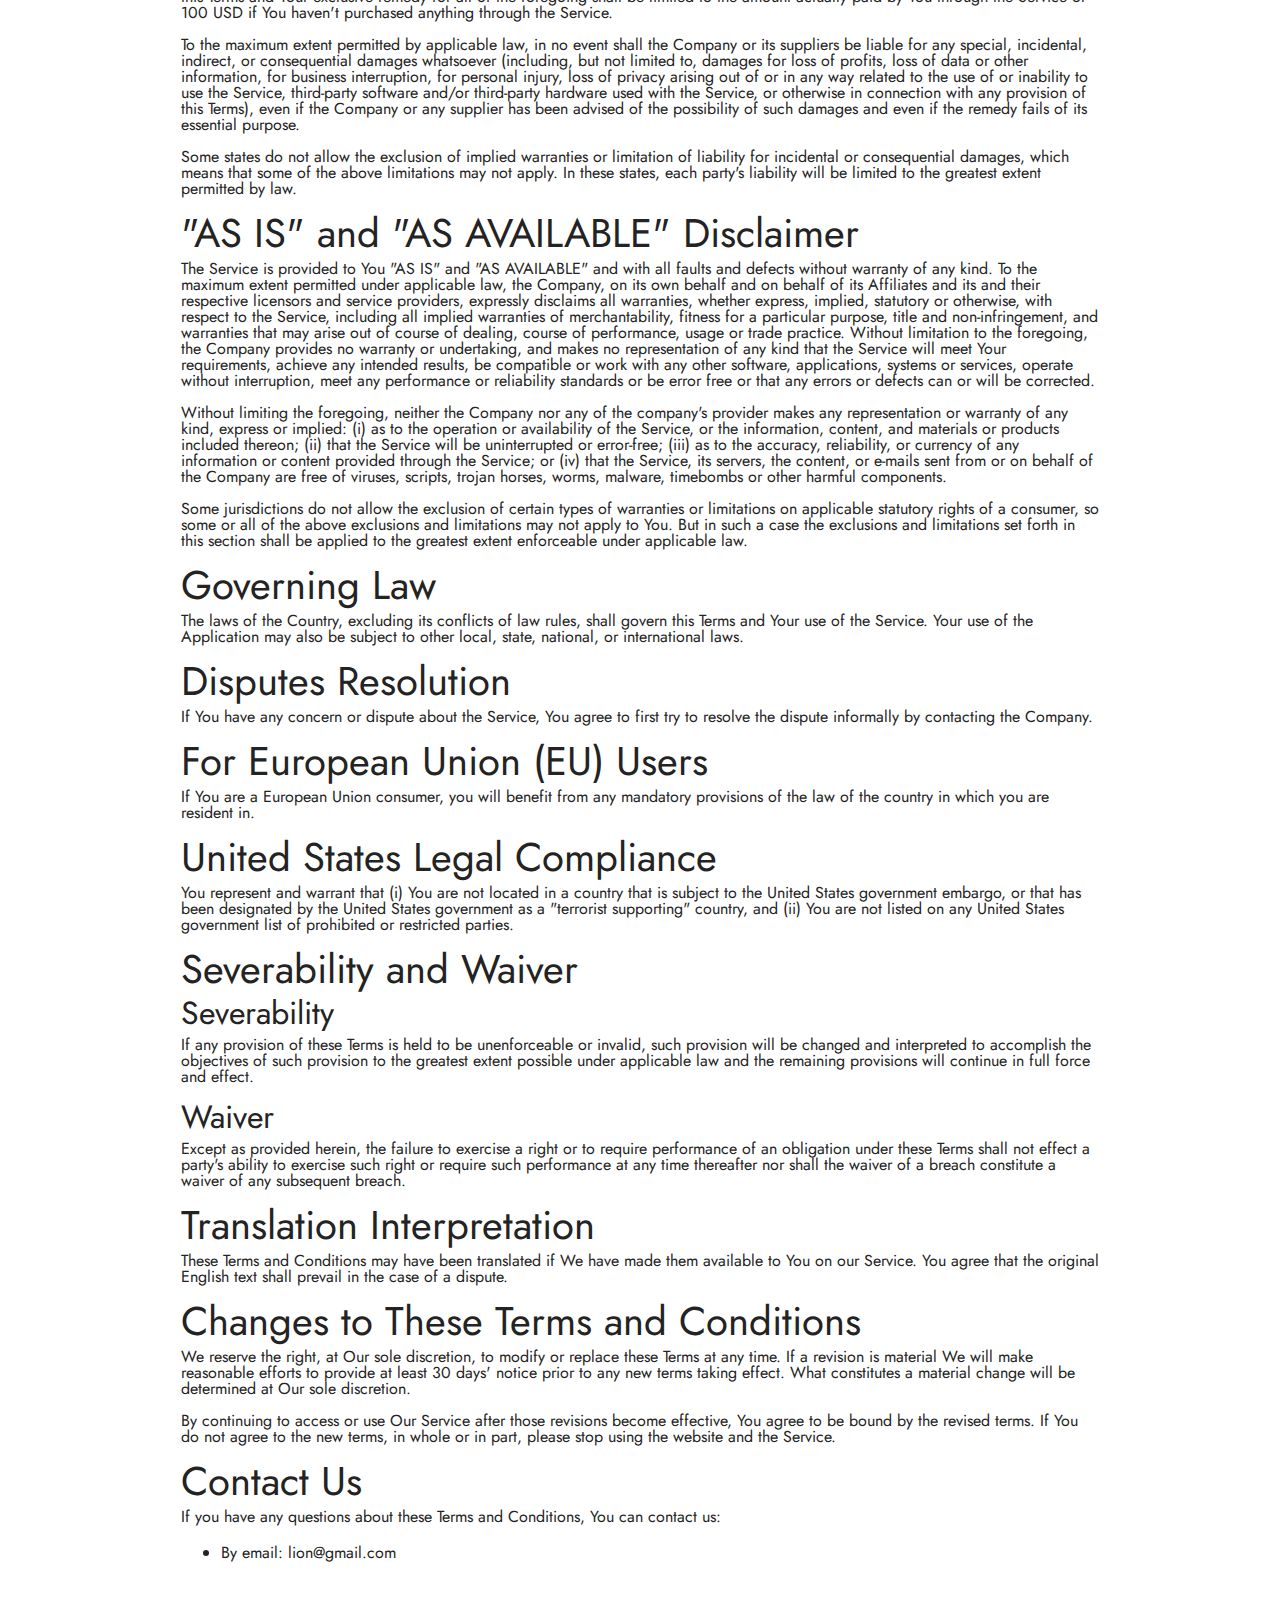
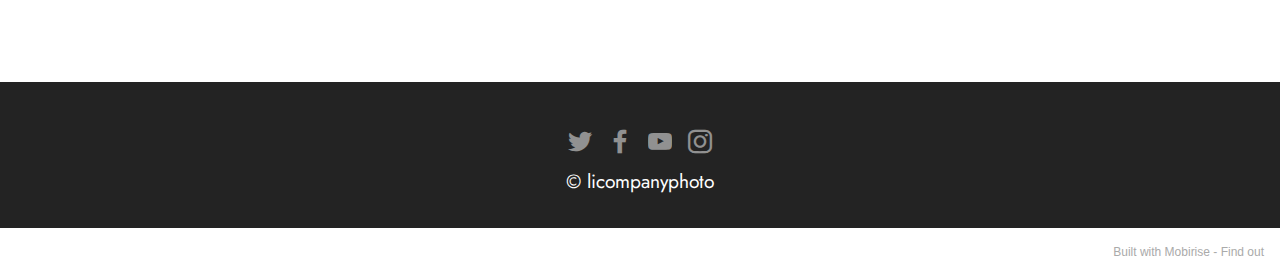
<file: terms.html>
<!DOCTYPE html>
<html  >
<head>
  <!-- Site made with Mobirise Website Builder v5.3.0, https://mobirise.com -->
  <meta charset="UTF-8">
  <meta http-equiv="X-UA-Compatible" content="IE=edge">
  <meta name="generator" content="Mobirise v5.3.0, mobirise.com">
  <meta name="viewport" content="width=device-width, initial-scale=1, minimum-scale=1">
  <link rel="shortcut icon" href="assets/images/mbr-121x101.png" type="image/x-icon">
  <meta name="description" content="">
  
  
  <title>条款和条件</title>
  <link rel="stylesheet" href="assets/tether/tether.min.css">
  <link rel="stylesheet" href="assets/bootstrap/css/bootstrap.min.css">
  <link rel="stylesheet" href="assets/bootstrap/css/bootstrap-grid.min.css">
  <link rel="stylesheet" href="assets/bootstrap/css/bootstrap-reboot.min.css">
  <link rel="stylesheet" href="assets/dropdown/css/style.css">
  <link rel="stylesheet" href="assets/socicon/css/styles.css">
  <link rel="stylesheet" href="assets/theme/css/style.css">
  <link rel="preload" as="style" href="assets/mobirise/css/mbr-additional.css"><link rel="stylesheet" href="assets/mobirise/css/mbr-additional.css" type="text/css">
  
  
  
  
</head>
<body>
  
  <section data-bs-version="5.1" class="menu cid-t9i6uRoyT1" once="menu" id="menu1-u">
    
    <nav class="navbar navbar-dropdown navbar-fixed-top navbar-expand-lg">
        <div class="container">
            <div class="navbar-brand">
                <span class="navbar-logo">
                    <a href="index.html">
                        <img src="assets/images/mbr-121x101.png" alt="Home" style="height: 3.8rem;">
                    </a>
                </span>
                <span class="navbar-caption-wrap"><a class="navbar-caption text-black display-7" href="https://mobiri.se">摄影师</a></span>
            </div>
            <button class="navbar-toggler" type="button" data-toggle="collapse" data-bs-toggle="collapse" data-target="#navbarSupportedContent" data-bs-target="#navbarSupportedContent" aria-controls="navbarNavAltMarkup" aria-expanded="false" aria-label="Toggle navigation">
                <div class="hamburger">
                    <span></span>
                    <span></span>
                    <span></span>
                    <span></span>
                </div>
            </button>
            <div class="collapse navbar-collapse" id="navbarSupportedContent">
                <ul class="navbar-nav nav-dropdown nav-right" data-app-modern-menu="true"><li class="nav-item"><a class="nav-link link text-black text-primary display-4" href="page1.html">Privacy Policy<br></a></li>
                    <li class="nav-item"><a class="nav-link link text-black text-primary display-4" href="page2.html">
                            Terms and Conditions</a></li></ul>
                
                
            </div>
        </div>
    </nav>

</section>

<section class="content5 cid-t9i6RGVgfe" id="content5-v">
    
    <div class="container">
        <div class="row justify-content-center">
            <div class="col-md-12 col-lg-10">
                <h1>Terms and Conditions</h1>
<p>Last updated: June 20, 2022</p>
<p>Please read these terms and conditions carefully before using Our Service.</p>
<h1>Interpretation and Definitions</h1>
<h2>Interpretation</h2>
<p>The words of which the initial letter is capitalized have meanings defined under the following conditions. The following definitions shall have the same meaning regardless of whether they appear in singular or in plural.</p>
<h2>Definitions</h2>
<p>For the purposes of these Terms and Conditions:</p>
<ul>
<li>
<p><strong>Affiliate</strong> means an entity that controls, is controlled by or is under common control with a party, where "control" means ownership of 50% or more of the shares, equity interest or other securities entitled to vote for election of directors or other managing authority.</p>
</li>
<li>
<p><strong>Country</strong> refers to:  Malaysia</p>
</li>
<li>
<p><strong>Company</strong> (referred to as either "the Company", "We", "Us" or "Our" in this Agreement) refers to 摄影师.</p>
</li>
<li>
<p><strong>Device</strong> means any device that can access the Service such as a computer, a cellphone or a digital tablet.</p>
</li>
<li>
<p><strong>Service</strong> refers to the Website.</p>
</li>
<li>
<p><strong>Terms and Conditions</strong> (also referred as "Terms") mean these Terms and Conditions that form the entire agreement between You and the Company regarding the use of the Service. This Terms and Conditions agreement has been created with the help of the <a href="https://www.termsfeed.com/terms-conditions-generator/" target="_blank">TermsFeed Terms and Conditions Generator</a>.</p>
</li>
<li>
<p><strong>Third-party Social Media Service</strong> means any services or content (including data, information, products or services) provided by a third-party that may be displayed, included or made available by the Service.</p>
</li>
<li>
<p><strong>Website</strong> refers to 摄影师, accessible from <a href="https://riksq.github.io/relos/" rel="external nofollow noopener" target="_blank">https://riksq.github.io/relos/</a></p>
</li>
<li>
<p><strong>You</strong> means the individual accessing or using the Service, or the company, or other legal entity on behalf of which such individual is accessing or using the Service, as applicable.</p>
</li>
</ul>
<h1>Acknowledgment</h1>
<p>These are the Terms and Conditions governing the use of this Service and the agreement that operates between You and the Company. These Terms and Conditions set out the rights and obligations of all users regarding the use of the Service.</p>
<p>Your access to and use of the Service is conditioned on Your acceptance of and compliance with these Terms and Conditions. These Terms and Conditions apply to all visitors, users and others who access or use the Service.</p>
<p>By accessing or using the Service You agree to be bound by these Terms and Conditions. If You disagree with any part of these Terms and Conditions then You may not access the Service.</p>
<p>You represent that you are over the age of 18. The Company does not permit those under 18 to use the Service.</p>
<p>Your access to and use of the Service is also conditioned on Your acceptance of and compliance with the Privacy Policy of the Company. Our Privacy Policy describes Our policies and procedures on the collection, use and disclosure of Your personal information when You use the Application or the Website and tells You about Your privacy rights and how the law protects You. Please read Our Privacy Policy carefully before using Our Service.</p>
<h1>Links to Other Websites</h1>
<p>Our Service may contain links to third-party web sites or services that are not owned or controlled by the Company.</p>
<p>The Company has no control over, and assumes no responsibility for, the content, privacy policies, or practices of any third party web sites or services. You further acknowledge and agree that the Company shall not be responsible or liable, directly or indirectly, for any damage or loss caused or alleged to be caused by or in connection with the use of or reliance on any such content, goods or services available on or through any such web sites or services.</p>
<p>We strongly advise You to read the terms and conditions and privacy policies of any third-party web sites or services that You visit.</p>
<h1>Termination</h1>
<p>We may terminate or suspend Your access immediately, without prior notice or liability, for any reason whatsoever, including without limitation if You breach these Terms and Conditions.</p>
<p>Upon termination, Your right to use the Service will cease immediately.</p>
<h1>Limitation of Liability</h1>
<p>Notwithstanding any damages that You might incur, the entire liability of the Company and any of its suppliers under any provision of this Terms and Your exclusive remedy for all of the foregoing shall be limited to the amount actually paid by You through the Service or 100 USD if You haven't purchased anything through the Service.</p>
<p>To the maximum extent permitted by applicable law, in no event shall the Company or its suppliers be liable for any special, incidental, indirect, or consequential damages whatsoever (including, but not limited to, damages for loss of profits, loss of data or other information, for business interruption, for personal injury, loss of privacy arising out of or in any way related to the use of or inability to use the Service, third-party software and/or third-party hardware used with the Service, or otherwise in connection with any provision of this Terms), even if the Company or any supplier has been advised of the possibility of such damages and even if the remedy fails of its essential purpose.</p>
<p>Some states do not allow the exclusion of implied warranties or limitation of liability for incidental or consequential damages, which means that some of the above limitations may not apply. In these states, each party's liability will be limited to the greatest extent permitted by law.</p>
<h1>"AS IS" and "AS AVAILABLE" Disclaimer</h1>
<p>The Service is provided to You "AS IS" and "AS AVAILABLE" and with all faults and defects without warranty of any kind. To the maximum extent permitted under applicable law, the Company, on its own behalf and on behalf of its Affiliates and its and their respective licensors and service providers, expressly disclaims all warranties, whether express, implied, statutory or otherwise, with respect to the Service, including all implied warranties of merchantability, fitness for a particular purpose, title and non-infringement, and warranties that may arise out of course of dealing, course of performance, usage or trade practice. Without limitation to the foregoing, the Company provides no warranty or undertaking, and makes no representation of any kind that the Service will meet Your requirements, achieve any intended results, be compatible or work with any other software, applications, systems or services, operate without interruption, meet any performance or reliability standards or be error free or that any errors or defects can or will be corrected.</p>
<p>Without limiting the foregoing, neither the Company nor any of the company's provider makes any representation or warranty of any kind, express or implied: (i) as to the operation or availability of the Service, or the information, content, and materials or products included thereon; (ii) that the Service will be uninterrupted or error-free; (iii) as to the accuracy, reliability, or currency of any information or content provided through the Service; or (iv) that the Service, its servers, the content, or e-mails sent from or on behalf of the Company are free of viruses, scripts, trojan horses, worms, malware, timebombs or other harmful components.</p>
<p>Some jurisdictions do not allow the exclusion of certain types of warranties or limitations on applicable statutory rights of a consumer, so some or all of the above exclusions and limitations may not apply to You. But in such a case the exclusions and limitations set forth in this section shall be applied to the greatest extent enforceable under applicable law.</p>
<h1>Governing Law</h1>
<p>The laws of the Country, excluding its conflicts of law rules, shall govern this Terms and Your use of the Service. Your use of the Application may also be subject to other local, state, national, or international laws.</p>
<h1>Disputes Resolution</h1>
<p>If You have any concern or dispute about the Service, You agree to first try to resolve the dispute informally by contacting the Company.</p>
<h1>For European Union (EU) Users</h1>
<p>If You are a European Union consumer, you will benefit from any mandatory provisions of the law of the country in which you are resident in.</p>
<h1>United States Legal Compliance</h1>
<p>You represent and warrant that (i) You are not located in a country that is subject to the United States government embargo, or that has been designated by the United States government as a "terrorist supporting" country, and (ii) You are not listed on any United States government list of prohibited or restricted parties.</p>
<h1>Severability and Waiver</h1>
<h2>Severability</h2>
<p>If any provision of these Terms is held to be unenforceable or invalid, such provision will be changed and interpreted to accomplish the objectives of such provision to the greatest extent possible under applicable law and the remaining provisions will continue in full force and effect.</p>
<h2>Waiver</h2>
<p>Except as provided herein, the failure to exercise a right or to require performance of an obligation under these Terms shall not effect a party's ability to exercise such right or require such performance at any time thereafter nor shall the waiver of a breach constitute a waiver of any subsequent breach.</p>
<h1>Translation Interpretation</h1>
<p>These Terms and Conditions may have been translated if We have made them available to You on our Service.
You agree that the original English text shall prevail in the case of a dispute.</p>
<h1>Changes to These Terms and Conditions</h1>
<p>We reserve the right, at Our sole discretion, to modify or replace these Terms at any time. If a revision is material We will make reasonable efforts to provide at least 30 days' notice prior to any new terms taking effect. What constitutes a material change will be determined at Our sole discretion.</p>
<p>By continuing to access or use Our Service after those revisions become effective, You agree to be bound by the revised terms. If You do not agree to the new terms, in whole or in part, please stop using the website and the Service.</p>
<h1>Contact Us</h1>
<p>If you have any questions about these Terms and Conditions, You can contact us:</p>
<ul>
<li>By email: lion@gmail.com</li>
</ul>
            </div>
        </div>
    </div>
</section>

<section data-bs-version="5.1" class="footer3 cid-s48P1Icc8J" once="footers" id="footer3-q">

    

    

    <div class="container">
        <div class="media-container-row align-center mbr-white">
            <div class="row row-links">
                <ul class="foot-menu">
                    
                    
                    
                    
                    
                <li class="foot-menu-item mbr-fonts-style display-7"></li><li class="foot-menu-item mbr-fonts-style display-7"></li><li class="foot-menu-item mbr-fonts-style display-7"></li></ul>
            </div>
            <div class="row social-row">
                <div class="social-list align-right pb-2">
                    
                    
                    
                    
                    
                    
                <div class="soc-item">
                        <a href="https://twitter.com/mobirise" target="_blank">
                            <span class="socicon-twitter socicon mbr-iconfont mbr-iconfont-social"></span>
                        </a>
                    </div><div class="soc-item">
                        <a href="https://www.facebook.com/" target="_blank">
                            <span class="mbr-iconfont mbr-iconfont-social socicon-facebook socicon"></span>
                        </a>
                    </div><div class="soc-item">
                        <a href="https://www.youtube.com/c/" target="_blank">
                            <span class="mbr-iconfont mbr-iconfont-social socicon-youtube socicon"></span>
                        </a>
                    </div><div class="soc-item">
                        <a href="https://instagram.com/" target="_blank">
                            <span class="mbr-iconfont mbr-iconfont-social socicon-instagram socicon"></span>
                        </a>
                    </div></div>
            </div>
           
            <div class="row row-copirayt">
                <p class="mbr-text mb-0 mbr-fonts-style mbr-white align-center display-7">
                    © licompanyphoto</p>
            </div>
        </div>
    </div>
</section><section style="background-color: #fff; font-family: -apple-system, BlinkMacSystemFont, 'Segoe UI', 'Roboto', 'Helvetica Neue', Arial, sans-serif; color:#aaa; font-size:12px; padding: 0; align-items: center; display: flex;"><a href="https://mobirise.site/l" style="flex: 1 1; height: 3rem; padding-left: 1rem;"></a><p style="flex: 0 0 auto; margin:0; padding-right:1rem;">Built with Mobirise - <a href="https://mobirise.site/k" style="color:#aaa;">Find out</a></p></section><script src="assets/web/assets/jquery/jquery.min.js"></script>  <script src="assets/popper/popper.min.js"></script>  <script src="assets/tether/tether.min.js"></script>  <script src="assets/bootstrap/js/bootstrap.min.js"></script>  <script src="assets/smoothscroll/smooth-scroll.js"></script>  <script src="assets/dropdown/js/nav-dropdown.js"></script>  <script src="assets/dropdown/js/navbar-dropdown.js"></script>  <script src="assets/touchswipe/jquery.touch-swipe.min.js"></script>  <script src="assets/theme/js/script.js"></script>  
  
  
</body>
</html>
</file>
<file: assets/web/assets/mobirise-icons2/mobirise2.css>
@font-face {
  font-family: 'Moririse2';
  font-display: swap;
  src:  url('mobirise2.eot?f2bix4');
  src:  url('mobirise2.eot?f2bix4#iefix') format('embedded-opentype'),
    url('mobirise2.ttf?f2bix4') format('truetype'),
    url('mobirise2.woff?f2bix4') format('woff'),
    url('mobirise2.svg?f2bix4#mobirise2') format('svg');
  font-weight: normal;
  font-style: normal;
}

[class^="mobi-"], [class*=" mobi-"] {
  /* use !important to prevent issues with browser extensions that change fonts */
  font-family: 'Moririse2' !important;
  speak: none;
  font-style: normal;
  font-weight: normal;
  font-variant: normal;
  text-transform: none;
  line-height: 1;

  /* Better Font Rendering =========== */
  -webkit-font-smoothing: antialiased;
  -moz-osx-font-smoothing: grayscale;
}

.mobi-mbri-add-submenu:before {
  content: "\e900";
}
.mobi-mbri-alert:before {
  content: "\e901";
}
.mobi-mbri-align-center:before {
  content: "\e902";
}
.mobi-mbri-align-justify:before {
  content: "\e903";
}
.mobi-mbri-align-left:before {
  content: "\e904";
}
.mobi-mbri-align-right:before {
  content: "\e905";
}
.mobi-mbri-android:before {
  content: "\e906";
}
.mobi-mbri-apple:before {
  content: "\e907";
}
.mobi-mbri-arrow-down:before {
  content: "\e908";
}
.mobi-mbri-arrow-next:before {
  content: "\e909";
}
.mobi-mbri-arrow-prev:before {
  content: "\e90a";
}
.mobi-mbri-arrow-up:before {
  content: "\e90b";
}
.mobi-mbri-bold:before {
  content: "\e90c";
}
.mobi-mbri-bookmark:before {
  content: "\e90d";
}
.mobi-mbri-bootstrap:before {
  content: "\e90e";
}
.mobi-mbri-briefcase:before {
  content: "\e90f";
}
.mobi-mbri-browse:before {
  content: "\e910";
}
.mobi-mbri-bulleted-list:before {
  content: "\e911";
}
.mobi-mbri-calendar:before {
  content: "\e912";
}
.mobi-mbri-camera:before {
  content: "\e913";
}
.mobi-mbri-cart-add:before {
  content: "\e914";
}
.mobi-mbri-cart-full:before {
  content: "\e915";
}
.mobi-mbri-cash:before {
  content: "\e916";
}
.mobi-mbri-change-style:before {
  content: "\e917";
}
.mobi-mbri-chat:before {
  content: "\e918";
}
.mobi-mbri-clock:before {
  content: "\e919";
}
.mobi-mbri-close:before {
  content: "\e91a";
}
.mobi-mbri-cloud:before {
  content: "\e91b";
}
.mobi-mbri-code:before {
  content: "\e91c";
}
.mobi-mbri-contact-form:before {
  content: "\e91d";
}
.mobi-mbri-credit-card:before {
  content: "\e91e";
}
.mobi-mbri-cursor-click:before {
  content: "\e91f";
}
.mobi-mbri-cust-feedback:before {
  content: "\e920";
}
.mobi-mbri-database:before {
  content: "\e921";
}
.mobi-mbri-delivery:before {
  content: "\e922";
}
.mobi-mbri-desktop:before {
  content: "\e923";
}
.mobi-mbri-devices:before {
  content: "\e924";
}
.mobi-mbri-down:before {
  content: "\e925";
}
.mobi-mbri-download-2:before {
  content: "\e926";
}
.mobi-mbri-download:before {
  content: "\e927";
}
.mobi-mbri-drag-n-drop-2:before {
  content: "\e928";
}
.mobi-mbri-drag-n-drop:before {
  content: "\e929";
}
.mobi-mbri-edit-2:before {
  content: "\e92a";
}
.mobi-mbri-edit:before {
  content: "\e92b";
}
.mobi-mbri-error:before {
  content: "\e92c";
}
.mobi-mbri-extension:before {
  content: "\e92d";
}
.mobi-mbri-features:before {
  content: "\e92e";
}
.mobi-mbri-file:before {
  content: "\e92f";
}
.mobi-mbri-flag:before {
  content: "\e930";
}
.mobi-mbri-folder:before {
  content: "\e931";
}
.mobi-mbri-gift:before {
  content: "\e932";
}
.mobi-mbri-github:before {
  content: "\e933";
}
.mobi-mbri-globe-2:before {
  content: "\e934";
}
.mobi-mbri-globe:before {
  content: "\e935";
}
.mobi-mbri-growing-chart:before {
  content: "\e936";
}
.mobi-mbri-hearth:before {
  content: "\e937";
}
.mobi-mbri-help:before {
  content: "\e938";
}
.mobi-mbri-home:before {
  content: "\e939";
}
.mobi-mbri-hot-cup:before {
  content: "\e93a";
}
.mobi-mbri-idea:before {
  content: "\e93b";
}
.mobi-mbri-image-gallery:before {
  content: "\e93c";
}
.mobi-mbri-image-slider:before {
  content: "\e93d";
}
.mobi-mbri-info:before {
  content: "\e93e";
}
.mobi-mbri-italic:before {
  content: "\e93f";
}
.mobi-mbri-key:before {
  content: "\e940";
}
.mobi-mbri-laptop:before {
  content: "\e941";
}
.mobi-mbri-layers:before {
  content: "\e942";
}
.mobi-mbri-left-right:before {
  content: "\e943";
}
.mobi-mbri-left:before {
  content: "\e944";
}
.mobi-mbri-letter:before {
  content: "\e945";
}
.mobi-mbri-like:before {
  content: "\e946";
}
.mobi-mbri-link:before {
  content: "\e947";
}
.mobi-mbri-lock:before {
  content: "\e948";
}
.mobi-mbri-login:before {
  content: "\e949";
}
.mobi-mbri-logout:before {
  content: "\e94a";
}
.mobi-mbri-magic-stick:before {
  content: "\e94b";
}
.mobi-mbri-map-pin:before {
  content: "\e94c";
}
.mobi-mbri-menu:before {
  content: "\e94d";
}
.mobi-mbri-mobile-2:before {
  content: "\e94e";
}
.mobi-mbri-mobile-horizontal:before {
  content: "\e94f";
}
.mobi-mbri-mobile:before {
  content: "\e950";
}
.mobi-mbri-mobirise:before {
  content: "\e951";
}
.mobi-mbri-more-horizontal:before {
  content: "\e952";
}
.mobi-mbri-more-vertical:before {
  content: "\e953";
}
.mobi-mbri-music:before {
  content: "\e954";
}
.mobi-mbri-new-file:before {
  content: "\e955";
}
.mobi-mbri-numbered-list:before {
  content: "\e956";
}
.mobi-mbri-opened-folder:before {
  content: "\e957";
}
.mobi-mbri-pages:before {
  content: "\e958";
}
.mobi-mbri-paper-plane:before {
  content: "\e959";
}
.mobi-mbri-paperclip:before {
  content: "\e95a";
}
.mobi-mbri-phone:before {
  content: "\e95b";
}
.mobi-mbri-photo:before {
  content: "\e95c";
}
.mobi-mbri-photos:before {
  content: "\e95d";
}
.mobi-mbri-pin:before {
  content: "\e95e";
}
.mobi-mbri-play:before {
  content: "\e95f";
}
.mobi-mbri-plus:before {
  content: "\e960";
}
.mobi-mbri-preview:before {
  content: "\e961";
}
.mobi-mbri-print:before {
  content: "\e962";
}
.mobi-mbri-protect:before {
  content: "\e963";
}
.mobi-mbri-question:before {
  content: "\e964";
}
.mobi-mbri-quote-left:before {
  content: "\e965";
}
.mobi-mbri-quote-right:before {
  content: "\e966";
}
.mobi-mbri-redo:before {
  content: "\e967";
}
.mobi-mbri-refresh:before {
  content: "\e968";
}
.mobi-mbri-responsive-2:before {
  content: "\e969";
}
.mobi-mbri-responsive:before {
  content: "\e96a";
}
.mobi-mbri-right:before {
  content: "\e96b";
}
.mobi-mbri-rocket:before {
  content: "\e96c";
}
.mobi-mbri-sad-face:before {
  content: "\e96d";
}
.mobi-mbri-sale:before {
  content: "\e96e";
}
.mobi-mbri-save:before {
  content: "\e96f";
}
.mobi-mbri-search:before {
  content: "\e970";
}
.mobi-mbri-setting-2:before {
  content: "\e971";
}
.mobi-mbri-setting-3:before {
  content: "\e972";
}
.mobi-mbri-setting:before {
  content: "\e973";
}
.mobi-mbri-share:before {
  content: "\e974";
}
.mobi-mbri-shopping-bag:before {
  content: "\e975";
}
.mobi-mbri-shopping-basket:before {
  content: "\e976";
}
.mobi-mbri-shopping-cart:before {
  content: "\e977";
}
.mobi-mbri-sites:before {
  content: "\e978";
}
.mobi-mbri-smile-face:before {
  content: "\e979";
}
.mobi-mbri-speed:before {
  content: "\e97a";
}
.mobi-mbri-star:before {
  content: "\e97b";
}
.mobi-mbri-success:before {
  content: "\e97c";
}
.mobi-mbri-sun:before {
  content: "\e97d";
}
.mobi-mbri-sun2:before {
  content: "\e97e";
}
.mobi-mbri-tablet-vertical:before {
  content: "\e97f";
}
.mobi-mbri-tablet:before {
  content: "\e980";
}
.mobi-mbri-target:before {
  content: "\e981";
}
.mobi-mbri-timer:before {
  content: "\e982";
}
.mobi-mbri-to-ftp:before {
  content: "\e983";
}
.mobi-mbri-to-local-drive:before {
  content: "\e984";
}
.mobi-mbri-touch-swipe:before {
  content: "\e985";
}
.mobi-mbri-touch:before {
  content: "\e986";
}
.mobi-mbri-trash:before {
  content: "\e987";
}
.mobi-mbri-underline:before {
  content: "\e988";
}
.mobi-mbri-undo:before {
  content: "\e989";
}
.mobi-mbri-unlink:before {
  content: "\e98a";
}
.mobi-mbri-unlock:before {
  content: "\e98b";
}
.mobi-mbri-up-down:before {
  content: "\e98c";
}
.mobi-mbri-up:before {
  content: "\e98d";
}
.mobi-mbri-update:before {
  content: "\e98e";
}
.mobi-mbri-upload-2:before {
  content: "\e98f";
}
.mobi-mbri-upload:before {
  content: "\e990";
}
.mobi-mbri-user-2:before {
  content: "\e991";
}
.mobi-mbri-user:before {
  content: "\e992";
}
.mobi-mbri-users:before {
  content: "\e993";
}
.mobi-mbri-video-play:before {
  content: "\e994";
}
.mobi-mbri-video:before {
  content: "\e995";
}
.mobi-mbri-watch:before {
  content: "\e996";
}
.mobi-mbri-website-theme-2:before {
  content: "\e997";
}
.mobi-mbri-website-theme:before {
  content: "\e998";
}
.mobi-mbri-wifi:before {
  content: "\e999";
}
.mobi-mbri-windows:before {
  content: "\e99a";
}
.mobi-mbri-zoom-in:before {
  content: "\e99b";
}
.mobi-mbri-zoom-out:before {
  content: "\e99c";
}
</file>
<file: assets/dropdown/css/style.css>
.navbar-dropdown {
  left: 0;
  padding: 0;
  position: absolute;
  right: 0;
  top: 0;
  transition: all 0.45s ease;
  z-index: 1030;
  background: #282828; }
  .navbar-dropdown .navbar-logo {
    margin-right: 0.8rem;
    transition: margin 0.3s ease-in-out;
    vertical-align: middle; }
    .navbar-dropdown .navbar-logo img {
      height: 3.125rem;
      transition: all 0.3s ease-in-out; }
    .navbar-dropdown .navbar-logo.mbr-iconfont {
      font-size: 3.125rem;
      line-height: 3.125rem; }
  .navbar-dropdown .navbar-caption {
    font-weight: 700;
    white-space: normal;
    vertical-align: -4px;
    line-height: 3.125rem !important; }
    .navbar-dropdown .navbar-caption, .navbar-dropdown .navbar-caption:hover {
      color: inherit;
      text-decoration: none; }
  .navbar-dropdown .mbr-iconfont + .navbar-caption {
    vertical-align: -1px; }
  .navbar-dropdown.navbar-fixed-top {
    position: fixed; }
  .navbar-dropdown .navbar-brand span {
    vertical-align: -4px; }
  .navbar-dropdown.bg-color.transparent {
    background: none; }
  .navbar-dropdown.navbar-short .navbar-brand {
    padding: 0.625rem 0; }
    .navbar-dropdown.navbar-short .navbar-brand span {
      vertical-align: -1px; }
  .navbar-dropdown.navbar-short .navbar-caption {
    line-height: 2.375rem !important;
    vertical-align: -2px; }
  .navbar-dropdown.navbar-short .navbar-logo {
    margin-right: 0.5rem; }
    .navbar-dropdown.navbar-short .navbar-logo img {
      height: 2.375rem; }
    .navbar-dropdown.navbar-short .navbar-logo.mbr-iconfont {
      font-size: 2.375rem;
      line-height: 2.375rem; }
  .navbar-dropdown.navbar-short .mbr-table-cell {
    height: 3.625rem; }
  .navbar-dropdown .navbar-close {
    left: 0.6875rem;
    position: fixed;
    top: 0.75rem;
    z-index: 1000; }
  .navbar-dropdown .hamburger-icon {
    content: "";
    display: inline-block;
    vertical-align: middle;
    width: 16px;
    -webkit-box-shadow: 0 -6px 0 1px #282828,0 0 0 1px #282828,0 6px 0 1px #282828;
    -moz-box-shadow: 0 -6px 0 1px #282828,0 0 0 1px #282828,0 6px 0 1px #282828;
    box-shadow: 0 -6px 0 1px #282828,0 0 0 1px #282828,0 6px 0 1px #282828; }

.dropdown-menu .dropdown-toggle[data-toggle="dropdown-submenu"]::after {
  border-bottom: 0.35em solid transparent;
  border-left: 0.35em solid;
  border-right: 0;
  border-top: 0.35em solid transparent;
  margin-left: 0.3rem; }

.dropdown-menu .dropdown-item:focus {
  outline: 0; }

.nav-dropdown {
  font-size: 0.75rem;
  font-weight: 500;
  height: auto !important; }
  .nav-dropdown .nav-btn {
    padding-left: 1rem; }
  .nav-dropdown .link {
    margin: .667em 1.667em;
    font-weight: 500;
    padding: 0;
    transition: color .2s ease-in-out; }
    .nav-dropdown .link.dropdown-toggle {
      margin-right: 2.583em; }
      .nav-dropdown .link.dropdown-toggle::after {
        margin-left: .25rem;
        border-top: 0.35em solid;
        border-right: 0.35em solid transparent;
        border-left: 0.35em solid transparent;
        border-bottom: 0; }
      .nav-dropdown .link.dropdown-toggle[aria-expanded="true"] {
        margin: 0;
        padding: 0.667em 3.263em  0.667em 1.667em; }
  .nav-dropdown .link::after,
  .nav-dropdown .dropdown-item::after {
    color: inherit; }
  .nav-dropdown .btn {
    font-size: 0.75rem;
    font-weight: 700;
    letter-spacing: 0;
    margin-bottom: 0;
    padding-left: 1.25rem;
    padding-right: 1.25rem; }
  .nav-dropdown .dropdown-menu {
    border-radius: 0;
    border: 0;
    left: 0;
    margin: 0;
    padding-bottom: 1.25rem;
    padding-top: 1.25rem;
    position: relative; }
  .nav-dropdown .dropdown-submenu {
    margin-left: 0.125rem;
    top: 0; }
  .nav-dropdown .dropdown-item {
    font-weight: 500;
    line-height: 2;
    padding: 0.3846em 4.615em 0.3846em 1.5385em;
    position: relative;
    transition: color .2s ease-in-out, background-color .2s ease-in-out; }
    .nav-dropdown .dropdown-item::after {
      margin-top: -0.3077em;
      position: absolute;
      right: 1.1538em;
      top: 50%; }
    .nav-dropdown .dropdown-item:focus, .nav-dropdown .dropdown-item:hover {
      background: none; }

@media (max-width: 767px) {
  .nav-dropdown.navbar-toggleable-sm {
    bottom: 0;
    display: none;
    left: 0;
    overflow-x: hidden;
    position: fixed;
    top: 0;
    transform: translateX(-100%);
    -ms-transform: translateX(-100%);
    -webkit-transform: translateX(-100%);
    width: 18.75rem;
    z-index: 999; } }
.nav-dropdown.navbar-toggleable-xl {
  bottom: 0;
  display: none;
  left: 0;
  overflow-x: hidden;
  position: fixed;
  top: 0;
  transform: translateX(-100%);
  -ms-transform: translateX(-100%);
  -webkit-transform: translateX(-100%);
  width: 18.75rem;
  z-index: 999; }

.nav-dropdown-sm {
  display: block !important;
  overflow-x: hidden;
  overflow: auto;
  padding-top: 3.875rem; }
  .nav-dropdown-sm::after {
    content: "";
    display: block;
    height: 3rem;
    width: 100%; }
  .nav-dropdown-sm.collapse.in ~ .navbar-close {
    display: block !important; }
  .nav-dropdown-sm.collapsing, .nav-dropdown-sm.collapse.in {
    transform: translateX(0);
    -ms-transform: translateX(0);
    -webkit-transform: translateX(0);
    transition: all 0.25s ease-out;
    -webkit-transition: all 0.25s ease-out;
    background: #282828; }
  .nav-dropdown-sm.collapsing[aria-expanded="false"] {
    transform: translateX(-100%);
    -ms-transform: translateX(-100%);
    -webkit-transform: translateX(-100%); }
  .nav-dropdown-sm .nav-item {
    display: block;
    margin-left: 0 !important;
    padding-left: 0; }
  .nav-dropdown-sm .link,
  .nav-dropdown-sm .dropdown-item {
    border-top: 1px dotted rgba(255, 255, 255, 0.1);
    font-size: 0.8125rem;
    line-height: 1.6;
    margin: 0 !important;
    padding: 0.875rem 2.4rem 0.875rem 1.5625rem !important;
    position: relative;
    white-space: normal; }
    .nav-dropdown-sm .link:focus, .nav-dropdown-sm .link:hover,
    .nav-dropdown-sm .dropdown-item:focus,
    .nav-dropdown-sm .dropdown-item:hover {
      background: rgba(0, 0, 0, 0.2) !important;
      color: #c0a375; }
  .nav-dropdown-sm .nav-btn {
    position: relative;
    padding: 1.5625rem 1.5625rem 0 1.5625rem; }
    .nav-dropdown-sm .nav-btn::before {
      border-top: 1px dotted rgba(255, 255, 255, 0.1);
      content: "";
      left: 0;
      position: absolute;
      top: 0;
      width: 100%; }
    .nav-dropdown-sm .nav-btn + .nav-btn {
      padding-top: 0.625rem; }
      .nav-dropdown-sm .nav-btn + .nav-btn::before {
        display: none; }
  .nav-dropdown-sm .btn {
    padding: 0.625rem 0; }
  .nav-dropdown-sm .dropdown-toggle[data-toggle="dropdown-submenu"]::after {
    margin-left: .25rem;
    border-top: 0.35em solid;
    border-right: 0.35em solid transparent;
    border-left: 0.35em solid transparent;
    border-bottom: 0; }
  .nav-dropdown-sm .dropdown-toggle[data-toggle="dropdown-submenu"][aria-expanded="true"]::after {
    border-top: 0;
    border-right: 0.35em solid transparent;
    border-left: 0.35em solid transparent;
    border-bottom: 0.35em solid; }
  .nav-dropdown-sm .dropdown-menu {
    margin: 0;
    padding: 0;
    position: relative;
    top: 0;
    left: 0;
    width: 100%;
    border: 0;
    float: none;
    border-radius: 0;
    background: none; }
  .nav-dropdown-sm .dropdown-submenu {
    left: 100%;
    margin-left: 0.125rem;
    margin-top: -1.25rem;
    top: 0; }

.navbar-toggleable-sm .nav-dropdown .dropdown-menu {
  position: absolute; }

.navbar-toggleable-sm .nav-dropdown .dropdown-submenu {
  left: 100%;
  margin-left: 0.125rem;
  margin-top: -1.25rem;
  top: 0; }

.navbar-toggleable-sm.opened .nav-dropdown .dropdown-menu {
  position: relative; }

.navbar-toggleable-sm.opened .nav-dropdown .dropdown-submenu {
  left: 0;
  margin-left: 00rem;
  margin-top: 0rem;
  top: 0; }

.is-builder .nav-dropdown.collapsing {
  transition: none !important; }

/*# sourceMappingURL=style.css.map */
</file>
<file: assets/socicon/css/styles.css>
@charset "UTF-8";

@font-face {
  font-family: 'Socicon';
  src:  url('../fonts/socicon.eot');
  src:  url('../fonts/socicon.eot?#iefix') format('embedded-opentype'),
    url('../fonts/socicon.woff2') format('woff2'),
    url('../fonts/socicon.ttf') format('truetype'),
    url('../fonts/socicon.woff') format('woff'),
    url('../fonts/socicon.svg#socicon') format('svg');
  font-weight: normal;
  font-style: normal;
  font-display: swap;
}

[data-icon]:before {
  font-family: "socicon" !important;
  content: attr(data-icon);
  font-style: normal !important;
  font-weight: normal !important;
  font-variant: normal !important;
  text-transform: none !important;
  speak: none;
  line-height: 1;
  -webkit-font-smoothing: antialiased;
  -moz-osx-font-smoothing: grayscale;
}

[class^="socicon-"], [class*=" socicon-"] {
  /* use !important to prevent issues with browser extensions that change fonts */
  font-family: 'Socicon' !important;
  speak: none;
  font-style: normal;
  font-weight: normal;
  font-variant: normal;
  text-transform: none;
  line-height: 1;

  /* Better Font Rendering =========== */
  -webkit-font-smoothing: antialiased;
  -moz-osx-font-smoothing: grayscale;
}

.socicon-eitaa:before {
  content: "\e97c";
}
.socicon-soroush:before {
  content: "\e97d";
}
.socicon-bale:before {
  content: "\e97e";
}
.socicon-zazzle:before {
  content: "\e97b";
}
.socicon-society6:before {
  content: "\e97a";
}
.socicon-redbubble:before {
  content: "\e979";
}
.socicon-avvo:before {
  content: "\e978";
}
.socicon-stitcher:before {
  content: "\e977";
}
.socicon-googlehangouts:before {
  content: "\e974";
}
.socicon-dlive:before {
  content: "\e975";
}
.socicon-vsco:before {
  content: "\e976";
}
.socicon-flipboard:before {
  content: "\e973";
}
.socicon-ubuntu:before {
  content: "\e958";
}
.socicon-artstation:before {
  content: "\e959";
}
.socicon-invision:before {
  content: "\e95a";
}
.socicon-torial:before {
  content: "\e95b";
}
.socicon-collectorz:before {
  content: "\e95c";
}
.socicon-seenthis:before {
  content: "\e95d";
}
.socicon-googleplaymusic:before {
  content: "\e95e";
}
.socicon-debian:before {
  content: "\e95f";
}
.socicon-filmfreeway:before {
  content: "\e960";
}
.socicon-gnome:before {
  content: "\e961";
}
.socicon-itchio:before {
  content: "\e962";
}
.socicon-jamendo:before {
  content: "\e963";
}
.socicon-mix:before {
  content: "\e964";
}
.socicon-sharepoint:before {
  content: "\e965";
}
.socicon-tinder:before {
  content: "\e966";
}
.socicon-windguru:before {
  content: "\e967";
}
.socicon-cdbaby:before {
  content: "\e968";
}
.socicon-elementaryos:before {
  content: "\e969";
}
.socicon-stage32:before {
  content: "\e96a";
}
.socicon-tiktok:before {
  content: "\e96b";
}
.socicon-gitter:before {
  content: "\e96c";
}
.socicon-letterboxd:before {
  content: "\e96d";
}
.socicon-threema:before {
  content: "\e96e";
}
.socicon-splice:before {
  content: "\e96f";
}
.socicon-metapop:before {
  content: "\e970";
}
.socicon-naver:before {
  content: "\e971";
}
.socicon-remote:before {
  content: "\e972";
}
.socicon-internet:before {
  content: "\e957";
}
.socicon-moddb:before {
  content: "\e94b";
}
.socicon-indiedb:before {
  content: "\e94c";
}
.socicon-traxsource:before {
  content: "\e94d";
}
.socicon-gamefor:before {
  content: "\e94e";
}
.socicon-pixiv:before {
  content: "\e94f";
}
.socicon-myanimelist:before {
  content: "\e950";
}
.socicon-blackberry:before {
  content: "\e951";
}
.socicon-wickr:before {
  content: "\e952";
}
.socicon-spip:before {
  content: "\e953";
}
.socicon-napster:before {
  content: "\e954";
}
.socicon-beatport:before {
  content: "\e955";
}
.socicon-hackerone:before {
  content: "\e956";
}
.socicon-hackernews:before {
  content: "\e946";
}
.socicon-smashwords:before {
  content: "\e947";
}
.socicon-kobo:before {
  content: "\e948";
}
.socicon-bookbub:before {
  content: "\e949";
}
.socicon-mailru:before {
  content: "\e94a";
}
.socicon-gitlab:before {
  content: "\e945";
}
.socicon-instructables:before {
  content: "\e944";
}
.socicon-portfolio:before {
  content: "\e943";
}
.socicon-codered:before {
  content: "\e940";
}
.socicon-origin:before {
  content: "\e941";
}
.socicon-nextdoor:before {
  content: "\e942";
}
.socicon-udemy:before {
  content: "\e93f";
}
.socicon-livemaster:before {
  content: "\e93e";
}
.socicon-crunchbase:before {
  content: "\e93b";
}
.socicon-homefy:before {
  content: "\e93c";
}
.socicon-calendly:before {
  content: "\e93d";
}
.socicon-realtor:before {
  content: "\e90f";
}
.socicon-tidal:before {
  content: "\e910";
}
.socicon-qobuz:before {
  content: "\e911";
}
.socicon-natgeo:before {
  content: "\e912";
}
.socicon-mastodon:before {
  content: "\e913";
}
.socicon-unsplash:before {
  content: "\e914";
}
.socicon-homeadvisor:before {
  content: "\e915";
}
.socicon-angieslist:before {
  content: "\e916";
}
.socicon-codepen:before {
  content: "\e917";
}
.socicon-slack:before {
  content: "\e918";
}
.socicon-openaigym:before {
  content: "\e919";
}
.socicon-logmein:before {
  content: "\e91a";
}
.socicon-fiverr:before {
  content: "\e91b";
}
.socicon-gotomeeting:before {
  content: "\e91c";
}
.socicon-aliexpress:before {
  content: "\e91d";
}
.socicon-guru:before {
  content: "\e91e";
}
.socicon-appstore:before {
  content: "\e91f";
}
.socicon-homes:before {
  content: "\e920";
}
.socicon-zoom:before {
  content: "\e921";
}
.socicon-alibaba:before {
  content: "\e922";
}
.socicon-craigslist:before {
  content: "\e923";
}
.socicon-wix:before {
  content: "\e924";
}
.socicon-redfin:before {
  content: "\e925";
}
.socicon-googlecalendar:before {
  content: "\e926";
}
.socicon-shopify:before {
  content: "\e927";
}
.socicon-freelancer:before {
  content: "\e928";
}
.socicon-seedrs:before {
  content: "\e929";
}
.socicon-bing:before {
  content: "\e92a";
}
.socicon-doodle:before {
  content: "\e92b";
}
.socicon-bonanza:before {
  content: "\e92c";
}
.socicon-squarespace:before {
  content: "\e92d";
}
.socicon-toptal:before {
  content: "\e92e";
}
.socicon-gust:before {
  content: "\e92f";
}
.socicon-ask:before {
  content: "\e930";
}
.socicon-trulia:before {
  content: "\e931";
}
.socicon-loomly:before {
  content: "\e932";
}
.socicon-ghost:before {
  content: "\e933";
}
.socicon-upwork:before {
  content: "\e934";
}
.socicon-fundable:before {
  content: "\e935";
}
.socicon-booking:before {
  content: "\e936";
}
.socicon-googlemaps:before {
  content: "\e937";
}
.socicon-zillow:before {
  content: "\e938";
}
.socicon-niconico:before {
  content: "\e939";
}
.socicon-toneden:before {
  content: "\e93a";
}
.socicon-augment:before {
  content: "\e908";
}
.socicon-bitbucket:before {
  content: "\e909";
}
.socicon-fyuse:before {
  content: "\e90a";
}
.socicon-yt-gaming:before {
  content: "\e90b";
}
.socicon-sketchfab:before {
  content: "\e90c";
}
.socicon-mobcrush:before {
  content: "\e90d";
}
.socicon-microsoft:before {
  content: "\e90e";
}
.socicon-pandora:before {
  content: "\e907";
}
.socicon-messenger:before {
  content: "\e906";
}
.socicon-gamewisp:before {
  content: "\e905";
}
.socicon-bloglovin:before {
  content: "\e904";
}
.socicon-tunein:before {
  content: "\e903";
}
.socicon-gamejolt:before {
  content: "\e901";
}
.socicon-trello:before {
  content: "\e902";
}
.socicon-spreadshirt:before {
  content: "\e900";
}
.socicon-500px:before {
  content: "\e000";
}
.socicon-8tracks:before {
  content: "\e001";
}
.socicon-airbnb:before {
  content: "\e002";
}
.socicon-alliance:before {
  content: "\e003";
}
.socicon-amazon:before {
  content: "\e004";
}
.socicon-amplement:before {
  content: "\e005";
}
.socicon-android:before {
  content: "\e006";
}
.socicon-angellist:before {
  content: "\e007";
}
.socicon-apple:before {
  content: "\e008";
}
.socicon-appnet:before {
  content: "\e009";
}
.socicon-baidu:before {
  content: "\e00a";
}
.socicon-bandcamp:before {
  content: "\e00b";
}
.socicon-battlenet:before {
  content: "\e00c";
}
.socicon-mixer:before {
  content: "\e00d";
}
.socicon-bebee:before {
  content: "\e00e";
}
.socicon-bebo:before {
  content: "\e00f";
}
.socicon-behance:before {
  content: "\e010";
}
.socicon-blizzard:before {
  content: "\e011";
}
.socicon-blogger:before {
  content: "\e012";
}
.socicon-buffer:before {
  content: "\e013";
}
.socicon-chrome:before {
  content: "\e014";
}
.socicon-coderwall:before {
  content: "\e015";
}
.socicon-curse:before {
  content: "\e016";
}
.socicon-dailymotion:before {
  content: "\e017";
}
.socicon-deezer:before {
  content: "\e018";
}
.socicon-delicious:before {
  content: "\e019";
}
.socicon-deviantart:before {
  content: "\e01a";
}
.socicon-diablo:before {
  content: "\e01b";
}
.socicon-digg:before {
  content: "\e01c";
}
.socicon-discord:before {
  content: "\e01d";
}
.socicon-disqus:before {
  content: "\e01e";
}
.socicon-douban:before {
  content: "\e01f";
}
.socicon-draugiem:before {
  content: "\e020";
}
.socicon-dribbble:before {
  content: "\e021";
}
.socicon-drupal:before {
  content: "\e022";
}
.socicon-ebay:before {
  content: "\e023";
}
.socicon-ello:before {
  content: "\e024";
}
.socicon-endomodo:before {
  content: "\e025";
}
.socicon-envato:before {
  content: "\e026";
}
.socicon-etsy:before {
  content: "\e027";
}
.socicon-facebook:before {
  content: "\e028";
}
.socicon-feedburner:before {
  content: "\e029";
}
.socicon-filmweb:before {
  content: "\e02a";
}
.socicon-firefox:before {
  content: "\e02b";
}
.socicon-flattr:before {
  content: "\e02c";
}
.socicon-flickr:before {
  content: "\e02d";
}
.socicon-formulr:before {
  content: "\e02e";
}
.socicon-forrst:before {
  content: "\e02f";
}
.socicon-foursquare:before {
  content: "\e030";
}
.socicon-friendfeed:before {
  content: "\e031";
}
.socicon-github:before {
  content: "\e032";
}
.socicon-goodreads:before {
  content: "\e033";
}
.socicon-google:before {
  content: "\e034";
}
.socicon-googlescholar:before {
  content: "\e035";
}
.socicon-googlegroups:before {
  content: "\e036";
}
.socicon-googlephotos:before {
  content: "\e037";
}
.socicon-googleplus:before {
  content: "\e038";
}
.socicon-grooveshark:before {
  content: "\e039";
}
.socicon-hackerrank:before {
  content: "\e03a";
}
.socicon-hearthstone:before {
  content: "\e03b";
}
.socicon-hellocoton:before {
  content: "\e03c";
}
.socicon-heroes:before {
  content: "\e03d";
}
.socicon-smashcast:before {
  content: "\e03e";
}
.socicon-horde:before {
  content: "\e03f";
}
.socicon-houzz:before {
  content: "\e040";
}
.socicon-icq:before {
  content: "\e041";
}
.socicon-identica:before {
  content: "\e042";
}
.socicon-imdb:before {
  content: "\e043";
}
.socicon-instagram:before {
  content: "\e044";
}
.socicon-issuu:before {
  content: "\e045";
}
.socicon-istock:before {
  content: "\e046";
}
.socicon-itunes:before {
  content: "\e047";
}
.socicon-keybase:before {
  content: "\e048";
}
.socicon-lanyrd:before {
  content: "\e049";
}
.socicon-lastfm:before {
  content: "\e04a";
}
.socicon-line:before {
  content: "\e04b";
}
.socicon-linkedin:before {
  content: "\e04c";
}
.socicon-livejournal:before {
  content: "\e04d";
}
.socicon-lyft:before {
  content: "\e04e";
}
.socicon-macos:before {
  content: "\e04f";
}
.socicon-mail:before {
  content: "\e050";
}
.socicon-medium:before {
  content: "\e051";
}
.socicon-meetup:before {
  content: "\e052";
}
.socicon-mixcloud:before {
  content: "\e053";
}
.socicon-modelmayhem:before {
  content: "\e054";
}
.socicon-mumble:before {
  content: "\e055";
}
.socicon-myspace:before {
  content: "\e056";
}
.socicon-newsvine:before {
  content: "\e057";
}
.socicon-nintendo:before {
  content: "\e058";
}
.socicon-npm:before {
  content: "\e059";
}
.socicon-odnoklassniki:before {
  content: "\e05a";
}
.socicon-openid:before {
  content: "\e05b";
}
.socicon-opera:before {
  content: "\e05c";
}
.socicon-outlook:before {
  content: "\e05d";
}
.socicon-overwatch:before {
  content: "\e05e";
}
.socicon-patreon:before {
  content: "\e05f";
}
.socicon-paypal:before {
  content: "\e060";
}
.socicon-periscope:before {
  content: "\e061";
}
.socicon-persona:before {
  content: "\e062";
}
.socicon-pinterest:before {
  content: "\e063";
}
.socicon-play:before {
  content: "\e064";
}
.socicon-player:before {
  content: "\e065";
}
.socicon-playstation:before {
  content: "\e066";
}
.socicon-pocket:before {
  content: "\e067";
}
.socicon-qq:before {
  content: "\e068";
}
.socicon-quora:before {
  content: "\e069";
}
.socicon-raidcall:before {
  content: "\e06a";
}
.socicon-ravelry:before {
  content: "\e06b";
}
.socicon-reddit:before {
  content: "\e06c";
}
.socicon-renren:before {
  content: "\e06d";
}
.socicon-researchgate:before {
  content: "\e06e";
}
.socicon-residentadvisor:before {
  content: "\e06f";
}
.socicon-reverbnation:before {
  content: "\e070";
}
.socicon-rss:before {
  content: "\e071";
}
.socicon-sharethis:before {
  content: "\e072";
}
.socicon-skype:before {
  content: "\e073";
}
.socicon-slideshare:before {
  content: "\e074";
}
.socicon-smugmug:before {
  content: "\e075";
}
.socicon-snapchat:before {
  content: "\e076";
}
.socicon-songkick:before {
  content: "\e077";
}
.socicon-soundcloud:before {
  content: "\e078";
}
.socicon-spotify:before {
  content: "\e079";
}
.socicon-stackexchange:before {
  content: "\e07a";
}
.socicon-stackoverflow:before {
  content: "\e07b";
}
.socicon-starcraft:before {
  content: "\e07c";
}
.socicon-stayfriends:before {
  content: "\e07d";
}
.socicon-steam:before {
  content: "\e07e";
}
.socicon-storehouse:before {
  content: "\e07f";
}
.socicon-strava:before {
  content: "\e080";
}
.socicon-streamjar:before {
  content: "\e081";
}
.socicon-stumbleupon:before {
  content: "\e082";
}
.socicon-swarm:before {
  content: "\e083";
}
.socicon-teamspeak:before {
  content: "\e084";
}
.socicon-teamviewer:before {
  content: "\e085";
}
.socicon-technorati:before {
  content: "\e086";
}
.socicon-telegram:before {
  content: "\e087";
}
.socicon-tripadvisor:before {
  content: "\e088";
}
.socicon-tripit:before {
  content: "\e089";
}
.socicon-triplej:before {
  content: "\e08a";
}
.socicon-tumblr:before {
  content: "\e08b";
}
.socicon-twitch:before {
  content: "\e08c";
}
.socicon-twitter:before {
  content: "\e08d";
}
.socicon-uber:before {
  content: "\e08e";
}
.socicon-ventrilo:before {
  content: "\e08f";
}
.socicon-viadeo:before {
  content: "\e090";
}
.socicon-viber:before {
  content: "\e091";
}
.socicon-viewbug:before {
  content: "\e092";
}
.socicon-vimeo:before {
  content: "\e093";
}
.socicon-vine:before {
  content: "\e094";
}
.socicon-vkontakte:before {
  content: "\e095";
}
.socicon-warcraft:before {
  content: "\e096";
}
.socicon-wechat:before {
  content: "\e097";
}
.socicon-weibo:before {
  content: "\e098";
}
.socicon-whatsapp:before {
  content: "\e099";
}
.socicon-wikipedia:before {
  content: "\e09a";
}
.socicon-windows:before {
  content: "\e09b";
}
.socicon-wordpress:before {
  content: "\e09c";
}
.socicon-wykop:before {
  content: "\e09d";
}
.socicon-xbox:before {
  content: "\e09e";
}
.socicon-xing:before {
  content: "\e09f";
}
.socicon-yahoo:before {
  content: "\e0a0";
}
.socicon-yammer:before {
  content: "\e0a1";
}
.socicon-yandex:before {
  content: "\e0a2";
}
.socicon-yelp:before {
  content: "\e0a3";
}
.socicon-younow:before {
  content: "\e0a4";
}
.socicon-youtube:before {
  content: "\e0a5";
}
.socicon-zapier:before {
  content: "\e0a6";
}
.socicon-zerply:before {
  content: "\e0a7";
}
.socicon-zomato:before {
  content: "\e0a8";
}
.socicon-zynga:before {
  content: "\e0a9";
}
</file>
<file: assets/theme/css/style.css>
@charset "UTF-8";
section {
  background-color: #ffffff;
}

body {
  font-style: normal;
  line-height: 1.5;
  font-weight: 400;
  color: #232323;
  position: relative;
}

section,
.container,
.container-fluid {
  position: relative;
  word-wrap: break-word;
}

a.mbr-iconfont:hover {
  text-decoration: none;
}

.article .lead p,
.article .lead ul,
.article .lead ol,
.article .lead pre,
.article .lead blockquote {
  margin-bottom: 0;
}

a {
  font-style: normal;
  font-weight: 400;
  cursor: pointer;
}
a, a:hover {
  text-decoration: none;
}

.mbr-section-title {
  font-style: normal;
  line-height: 1.3;
}

.mbr-section-subtitle {
  line-height: 1.3;
}

.mbr-text {
  font-style: normal;
  line-height: 1.7;
}

h1,
h2,
h3,
h4,
h5,
h6,
.display-1,
.display-2,
.display-4,
.display-5,
.display-7,
span,
p,
a {
  line-height: 1;
  word-break: break-word;
  word-wrap: break-word;
  font-weight: 400;
}

b,
strong {
  font-weight: bold;
}

input:-webkit-autofill, input:-webkit-autofill:hover, input:-webkit-autofill:focus, input:-webkit-autofill:active {
  transition-delay: 9999s;
  -webkit-transition-property: background-color, color;
  transition-property: background-color, color;
}

textarea[type=hidden] {
  display: none;
}

section {
  background-position: 50% 50%;
  background-repeat: no-repeat;
  background-size: cover;
}
section .mbr-background-video,
section .mbr-background-video-preview {
  position: absolute;
  bottom: 0;
  left: 0;
  right: 0;
  top: 0;
}

.hidden {
  visibility: hidden;
}

.mbr-z-index20 {
  z-index: 20;
}

/*! Base colors */
.mbr-white {
  color: #ffffff;
}

.mbr-black {
  color: #111111;
}

.mbr-bg-white {
  background-color: #ffffff;
}

.mbr-bg-black {
  background-color: #000000;
}

/*! Text-aligns */
.align-left {
  text-align: left;
}

.align-center {
  text-align: center;
}

.align-right {
  text-align: right;
}

/*! Font-weight  */
.mbr-light {
  font-weight: 300;
}

.mbr-regular {
  font-weight: 400;
}

.mbr-semibold {
  font-weight: 500;
}

.mbr-bold {
  font-weight: 700;
}

/*! Media  */
.media-content {
  flex-basis: 100%;
}

.media-container-row {
  display: flex;
  flex-direction: row;
  flex-wrap: wrap;
  justify-content: center;
  align-content: center;
  align-items: start;
}
.media-container-row .media-size-item {
  width: 400px;
}

.media-container-column {
  display: flex;
  flex-direction: column;
  flex-wrap: wrap;
  justify-content: center;
  align-content: center;
  align-items: stretch;
}
.media-container-column > * {
  width: 100%;
}

@media (min-width: 992px) {
  .media-container-row {
    flex-wrap: nowrap;
  }
}
figure {
  margin-bottom: 0;
  overflow: hidden;
}

figure[mbr-media-size] {
  transition: width 0.1s;
}

img,
iframe {
  display: block;
  width: 100%;
}

.card {
  background-color: transparent;
  border: none;
}

.card-box {
  width: 100%;
}

.card-img {
  text-align: center;
  flex-shrink: 0;
  -webkit-flex-shrink: 0;
}

.media {
  max-width: 100%;
  margin: 0 auto;
}

.mbr-figure {
  align-self: center;
}

.media-container > div {
  max-width: 100%;
}

.mbr-figure img,
.card-img img {
  width: 100%;
}

@media (max-width: 991px) {
  .media-size-item {
    width: auto !important;
  }

  .media {
    width: auto;
  }

  .mbr-figure {
    width: 100% !important;
  }
}
/*! Buttons */
.mbr-section-btn {
  margin-left: -0.6rem;
  margin-right: -0.6rem;
  font-size: 0;
}

.btn {
  font-weight: 600;
  border-width: 1px;
  font-style: normal;
  margin: 0.6rem 0.6rem;
  white-space: normal;
  transition: all 0.2s ease-in-out;
  display: inline-flex;
  align-items: center;
  justify-content: center;
  word-break: break-word;
}

.btn-sm {
  font-weight: 600;
  letter-spacing: 0px;
  transition: all 0.3s ease-in-out;
}

.btn-md {
  font-weight: 600;
  letter-spacing: 0px;
  transition: all 0.3s ease-in-out;
}

.btn-lg {
  font-weight: 600;
  letter-spacing: 0px;
  transition: all 0.3s ease-in-out;
}

.btn-form {
  margin: 0;
}
.btn-form:hover {
  cursor: pointer;
}

nav .mbr-section-btn {
  margin-left: 0rem;
  margin-right: 0rem;
}

/*! Btn icon margin */
.btn .mbr-iconfont,
.btn.btn-sm .mbr-iconfont {
  order: 1;
  cursor: pointer;
  margin-left: 0.5rem;
  vertical-align: sub;
}

.btn.btn-md .mbr-iconfont,
.btn.btn-md .mbr-iconfont {
  margin-left: 0.8rem;
}

.mbr-regular {
  font-weight: 400;
}

.mbr-semibold {
  font-weight: 500;
}

.mbr-bold {
  font-weight: 700;
}

[type=submit] {
  -webkit-appearance: none;
}

/*! Full-screen */
.mbr-fullscreen .mbr-overlay {
  min-height: 100vh;
}

.mbr-fullscreen {
  display: flex;
  display: -moz-flex;
  display: -ms-flex;
  display: -o-flex;
  align-items: center;
  min-height: 100vh;
  padding-top: 3rem;
  padding-bottom: 3rem;
}

/*! Map */
.map {
  height: 25rem;
  position: relative;
}
.map iframe {
  width: 100%;
  height: 100%;
}

/*! Scroll to top arrow */
.mbr-arrow-up {
  bottom: 25px;
  right: 90px;
  position: fixed;
  text-align: right;
  z-index: 5000;
  color: #ffffff;
  font-size: 22px;
}

.mbr-arrow-up a {
  background: rgba(0, 0, 0, 0.2);
  border-radius: 50%;
  color: #fff;
  display: inline-block;
  height: 60px;
  width: 60px;
  border: 2px solid #fff;
  outline-style: none !important;
  position: relative;
  text-decoration: none;
  transition: all 0.3s ease-in-out;
  cursor: pointer;
  text-align: center;
}
.mbr-arrow-up a:hover {
  background-color: rgba(0, 0, 0, 0.4);
}
.mbr-arrow-up a i {
  line-height: 60px;
}

.mbr-arrow-up-icon {
  display: block;
  color: #fff;
}

.mbr-arrow-up-icon::before {
  content: "›";
  display: inline-block;
  font-family: serif;
  font-size: 22px;
  line-height: 1;
  font-style: normal;
  position: relative;
  top: 6px;
  left: -4px;
  transform: rotate(-90deg);
}

/*! Arrow Down */
.mbr-arrow {
  position: absolute;
  bottom: 45px;
  left: 50%;
  width: 60px;
  height: 60px;
  cursor: pointer;
  background-color: rgba(80, 80, 80, 0.5);
  border-radius: 50%;
  transform: translateX(-50%);
}
@media (max-width: 767px) {
  .mbr-arrow {
    display: none;
  }
}
.mbr-arrow > a {
  display: inline-block;
  text-decoration: none;
  outline-style: none;
  -webkit-animation: arrowdown 1.7s ease-in-out infinite;
          animation: arrowdown 1.7s ease-in-out infinite;
  color: #ffffff;
}
.mbr-arrow > a > i {
  position: absolute;
  top: -2px;
  left: 15px;
  font-size: 2rem;
}

#scrollToTop a i::before {
  content: "";
  position: absolute;
  display: block;
  border-bottom: 2.5px solid #fff;
  border-left: 2.5px solid #fff;
  width: 27.8%;
  height: 27.8%;
  left: 50%;
  top: 51%;
  transform: translateY(-30%) translateX(-50%) rotate(135deg);
}

@keyframes arrowdown {
  0% {
    transform: translateY(0px);
  }
  50% {
    transform: translateY(-5px);
  }
  100% {
    transform: translateY(0px);
  }
}
@-webkit-keyframes arrowdown {
  0% {
    transform: translateY(0px);
  }
  50% {
    transform: translateY(-5px);
  }
  100% {
    transform: translateY(0px);
  }
}
@media (max-width: 500px) {
  .mbr-arrow-up {
    left: 0;
    right: 0;
    text-align: center;
  }
}
/*Gradients animation*/
@keyframes gradient-animation {
  from {
    background-position: 0% 100%;
    -webkit-animation-timing-function: ease-in-out;
            animation-timing-function: ease-in-out;
  }
  to {
    background-position: 100% 0%;
    -webkit-animation-timing-function: ease-in-out;
            animation-timing-function: ease-in-out;
  }
}
@-webkit-keyframes gradient-animation {
  from {
    background-position: 0% 100%;
    -webkit-animation-timing-function: ease-in-out;
            animation-timing-function: ease-in-out;
  }
  to {
    background-position: 100% 0%;
    -webkit-animation-timing-function: ease-in-out;
            animation-timing-function: ease-in-out;
  }
}
.bg-gradient {
  background-size: 200% 200%;
  animation: gradient-animation 5s infinite alternate;
  -webkit-animation: gradient-animation 5s infinite alternate;
}

.menu .navbar-brand {
  display: -webkit-flex;
}
.menu .navbar-brand span {
  display: flex;
  display: -webkit-flex;
}
.menu .navbar-brand .navbar-caption-wrap {
  display: -webkit-flex;
}
.menu .navbar-brand .navbar-logo img {
  display: -webkit-flex;
  width: auto;
}
@media (min-width: 768px) and (max-width: 991px) {
  .menu .navbar-toggleable-sm .navbar-nav {
    display: -ms-flexbox;
  }
}
@media (max-width: 991px) {
  .menu .navbar-collapse {
    max-height: 93.5vh;
  }
  .menu .navbar-collapse.show {
    overflow: auto;
  }
}
@media (min-width: 992px) {
  .menu .navbar-nav.nav-dropdown {
    display: -webkit-flex;
  }
  .menu .navbar-toggleable-sm .navbar-collapse {
    display: -webkit-flex !important;
  }
  .menu .collapsed .navbar-collapse {
    max-height: 93.5vh;
  }
  .menu .collapsed .navbar-collapse.show {
    overflow: auto;
  }
}
@media (max-width: 767px) {
  .menu .navbar-collapse {
    max-height: 80vh;
  }
}

.nav-link .mbr-iconfont {
  margin-right: 0.5rem;
}

.navbar {
  display: -webkit-flex;
  -webkit-flex-wrap: wrap;
  -webkit-align-items: center;
  -webkit-justify-content: space-between;
}

.navbar-collapse {
  -webkit-flex-basis: 100%;
  -webkit-flex-grow: 1;
  -webkit-align-items: center;
}

.nav-dropdown .link {
  padding: 0.667em 1.667em !important;
  margin: 0 !important;
}

.nav {
  display: -webkit-flex;
  -webkit-flex-wrap: wrap;
}

.row {
  display: -webkit-flex;
  -webkit-flex-wrap: wrap;
}

.justify-content-center {
  -webkit-justify-content: center;
}

.form-inline {
  display: -webkit-flex;
}

.card-wrapper {
  -webkit-flex: 1;
}

.carousel-control {
  z-index: 10;
  display: -webkit-flex;
}

.carousel-controls {
  display: -webkit-flex;
}

.media {
  display: -webkit-flex;
}

.form-group:focus {
  outline: none;
}

.jq-selectbox__select {
  padding: 7px 0;
  position: relative;
}

.jq-selectbox__dropdown {
  overflow: hidden;
  border-radius: 10px;
  position: absolute;
  top: 100%;
  left: 0 !important;
  width: 100% !important;
}

.jq-selectbox__trigger-arrow {
  right: 0;
  transform: translateY(-50%);
}

.jq-selectbox li {
  padding: 1.07em 0.5em;
}

input[type=range] {
  padding-left: 0 !important;
  padding-right: 0 !important;
}

.modal-dialog,
.modal-content {
  height: 100%;
}

.modal-dialog .carousel-inner {
  height: calc(100vh - 1.75rem);
}
@media (max-width: 575px) {
  .modal-dialog .carousel-inner {
    height: calc(100vh - 1rem);
  }
}

.carousel-item {
  text-align: center;
}

.carousel-item img {
  margin: auto;
}

.navbar-toggler {
  align-self: flex-start;
  padding: 0.25rem 0.75rem;
  font-size: 1.25rem;
  line-height: 1;
  background: transparent;
  border: 1px solid transparent;
  border-radius: 0.25rem;
}

.navbar-toggler:focus,
.navbar-toggler:hover {
  text-decoration: none;
}

.navbar-toggler-icon {
  display: inline-block;
  width: 1.5em;
  height: 1.5em;
  vertical-align: middle;
  content: "";
  background: no-repeat center center;
  background-size: 100% 100%;
}

.navbar-toggler-left {
  position: absolute;
  left: 1rem;
}

.navbar-toggler-right {
  position: absolute;
  right: 1rem;
}

.card-img {
  width: auto;
}

.menu .navbar.collapsed:not(.beta-menu) {
  flex-direction: column;
}

.carousel-item.active,
.carousel-item-next,
.carousel-item-prev {
  display: flex;
}

.note-air-layout .dropup .dropdown-menu,
.note-air-layout .navbar-fixed-bottom .dropdown .dropdown-menu {
  bottom: initial !important;
}

html,
body {
  height: auto;
  min-height: 100vh;
}

.dropup .dropdown-toggle::after {
  display: none;
}

.form-asterisk {
  font-family: initial;
  position: absolute;
  top: -2px;
  font-weight: normal;
}

.form-control-label {
  position: relative;
  cursor: pointer;
  margin-bottom: 0.357em;
  padding: 0;
}

.alert {
  color: #ffffff;
  border-radius: 0;
  border: 0;
  font-size: 1.1rem;
  line-height: 1.5;
  margin-bottom: 1.875rem;
  padding: 1.25rem;
  position: relative;
  text-align: center;
}
.alert.alert-form::after {
  background-color: inherit;
  bottom: -7px;
  content: "";
  display: block;
  height: 14px;
  left: 50%;
  margin-left: -7px;
  position: absolute;
  transform: rotate(45deg);
  width: 14px;
}

.form-control {
  background-color: #ffffff;
  background-clip: border-box;
  color: #232323;
  line-height: 1rem !important;
  height: auto;
  padding: 0.6rem 1.2rem;
  transition: border-color 0.25s ease 0s;
  border: 1px solid transparent !important;
  border-radius: 4px;
  box-shadow: rgba(0, 0, 0, 0.07) 0px 1px 1px 0px, rgba(0, 0, 0, 0.07) 0px 1px 3px 0px, rgba(0, 0, 0, 0.03) 0px 0px 0px 1px;
}
.form-active .form-control:invalid {
  border-color: red;
}

form .row {
  margin-left: -0.6rem;
  margin-right: -0.6rem;
}
form .row [class*=col] {
  padding-left: 0.6rem;
  padding-right: 0.6rem;
}

form .mbr-section-btn {
  margin: 0;
  padding-left: 0.6rem;
  padding-right: 0.6rem;
}

form .btn {
  display: flex;
  padding: 0.6rem 1.2rem;
  margin: 0;
}

form .form-check-input {
  margin-top: 0.5;
}

textarea.form-control {
  line-height: 1.5rem !important;
}

.form-group {
  margin-bottom: 1.2rem;
}

.form-control,
form .btn {
  min-height: 48px;
}

.gdpr-block label span.textGDPR input[name=gdpr] {
  top: 7px;
}

.form-control:focus {
  box-shadow: none;
}

:focus {
  outline: none;
}

.mbr-overlay {
  background-color: #000;
  bottom: 0;
  left: 0;
  opacity: 0.5;
  position: absolute;
  right: 0;
  top: 0;
  z-index: 0;
  pointer-events: none;
}

blockquote {
  font-style: italic;
  padding: 3rem;
  font-size: 1.09rem;
  position: relative;
  border-left: 3px solid;
}

ul,
ol,
pre,
blockquote {
  margin-bottom: 2.3125rem;
}

.mt-4 {
  margin-top: 2rem !important;
}

.mb-4 {
  margin-bottom: 2rem !important;
}

@media (min-width: 992px) {
  .container {
    padding-left: 16px;
    padding-right: 16px;
  }

  .row {
    margin-left: -16px;
    margin-right: -16px;
  }
  .row > [class*=col] {
    padding-left: 16px;
    padding-right: 16px;
  }
}
@media (min-width: 768px) {
  .container-fluid {
    padding-left: 32px;
    padding-right: 32px;
  }
}
@media (min-width: 768px) and (max-width: 991px) {
  .mbr-container {
    padding-left: 32px;
    padding-right: 32px;
  }
}
@media (max-width: 767px) {
  .mbr-container {
    padding-left: 16px;
    padding-right: 16px;
  }
}
.card-wrapper,
.item-wrapper {
  overflow: hidden;
}

.app-video-wrapper > img {
  opacity: 1;
}.engine {
	position: absolute;
	text-indent: -2400px;
	text-align: center;
	padding: 0;
	top: 0;
	left: -2400px;
}
</file>
<file: assets/mobirise/css/mbr-additional.css>
@import url(https://fonts.googleapis.com/css?family=Jost:100,200,300,400,500,600,700,800,900,100i,200i,300i,400i,500i,600i,700i,800i,900i&display=swap);





body {
  font-family: Jost;
}
.display-1 {
  font-family: 'Jost', sans-serif;
  font-size: 4.6rem;
  line-height: 1.1;
}
.display-1 > .mbr-iconfont {
  font-size: 5.75rem;
}
.display-2 {
  font-family: 'Jost', sans-serif;
  font-size: 3rem;
  line-height: 1.1;
}
.display-2 > .mbr-iconfont {
  font-size: 3.75rem;
}
.display-4 {
  font-family: 'Jost', sans-serif;
  font-size: 1.1rem;
  line-height: 1.5;
}
.display-4 > .mbr-iconfont {
  font-size: 1.375rem;
}
.display-5 {
  font-family: 'Jost', sans-serif;
  font-size: 2.2rem;
  line-height: 1.5;
}
.display-5 > .mbr-iconfont {
  font-size: 2.75rem;
}
.display-7 {
  font-family: 'Jost', sans-serif;
  font-size: 1.2rem;
  line-height: 1.5;
}
.display-7 > .mbr-iconfont {
  font-size: 1.5rem;
}
/* ---- Fluid typography for mobile devices ---- */
/* 1.4 - font scale ratio ( bootstrap == 1.42857 ) */
/* 100vw - current viewport width */
/* (48 - 20)  48 == 48rem == 768px, 20 == 20rem == 320px(minimal supported viewport) */
/* 0.65 - min scale variable, may vary */
@media (max-width: 992px) {
  .display-1 {
    font-size: 3.68rem;
  }
}
@media (max-width: 768px) {
  .display-1 {
    font-size: 3.22rem;
    font-size: calc( 2.26rem + (4.6 - 2.26) * ((100vw - 20rem) / (48 - 20)));
    line-height: calc( 1.1 * (2.26rem + (4.6 - 2.26) * ((100vw - 20rem) / (48 - 20))));
  }
  .display-2 {
    font-size: 2.4rem;
    font-size: calc( 1.7rem + (3 - 1.7) * ((100vw - 20rem) / (48 - 20)));
    line-height: calc( 1.3 * (1.7rem + (3 - 1.7) * ((100vw - 20rem) / (48 - 20))));
  }
  .display-4 {
    font-size: 0.88rem;
    font-size: calc( 1.0350000000000001rem + (1.1 - 1.0350000000000001) * ((100vw - 20rem) / (48 - 20)));
    line-height: calc( 1.4 * (1.0350000000000001rem + (1.1 - 1.0350000000000001) * ((100vw - 20rem) / (48 - 20))));
  }
  .display-5 {
    font-size: 1.76rem;
    font-size: calc( 1.42rem + (2.2 - 1.42) * ((100vw - 20rem) / (48 - 20)));
    line-height: calc( 1.4 * (1.42rem + (2.2 - 1.42) * ((100vw - 20rem) / (48 - 20))));
  }
  .display-7 {
    font-size: 0.96rem;
    font-size: calc( 1.07rem + (1.2 - 1.07) * ((100vw - 20rem) / (48 - 20)));
    line-height: calc( 1.4 * (1.07rem + (1.2 - 1.07) * ((100vw - 20rem) / (48 - 20))));
  }
}
/* Buttons */
.btn {
  padding: 0.6rem 1.2rem;
  border-radius: 4px;
}
.btn-sm {
  padding: 0.6rem 1.2rem;
  border-radius: 4px;
}
.btn-md {
  padding: 0.6rem 1.2rem;
  border-radius: 4px;
}
.btn-lg {
  padding: 1rem 2.6rem;
  border-radius: 4px;
}
.bg-primary {
  background-color: #6592e6 !important;
}
.bg-success {
  background-color: #40b0bf !important;
}
.bg-info {
  background-color: #47b5ed !important;
}
.bg-warning {
  background-color: #ffe161 !important;
}
.bg-danger {
  background-color: #ff9966 !important;
}
.btn-primary,
.btn-primary:active {
  background-color: #6592e6 !important;
  border-color: #6592e6 !important;
  color: #ffffff !important;
  box-shadow: 0 2px 2px 0 rgba(0, 0, 0, 0.2);
}
.btn-primary:hover,
.btn-primary:focus,
.btn-primary.focus,
.btn-primary.active {
  color: #ffffff !important;
  background-color: #2260d2 !important;
  border-color: #2260d2 !important;
  box-shadow: 0 2px 5px 0 rgba(0, 0, 0, 0.2);
}
.btn-primary.disabled,
.btn-primary:disabled {
  color: #ffffff !important;
  background-color: #2260d2 !important;
  border-color: #2260d2 !important;
}
.btn-secondary,
.btn-secondary:active {
  background-color: #ff6666 !important;
  border-color: #ff6666 !important;
  color: #ffffff !important;
  box-shadow: 0 2px 2px 0 rgba(0, 0, 0, 0.2);
}
.btn-secondary:hover,
.btn-secondary:focus,
.btn-secondary.focus,
.btn-secondary.active {
  color: #ffffff !important;
  background-color: #ff0f0f !important;
  border-color: #ff0f0f !important;
  box-shadow: 0 2px 5px 0 rgba(0, 0, 0, 0.2);
}
.btn-secondary.disabled,
.btn-secondary:disabled {
  color: #ffffff !important;
  background-color: #ff0f0f !important;
  border-color: #ff0f0f !important;
}
.btn-info,
.btn-info:active {
  background-color: #47b5ed !important;
  border-color: #47b5ed !important;
  color: #ffffff !important;
  box-shadow: 0 2px 2px 0 rgba(0, 0, 0, 0.2);
}
.btn-info:hover,
.btn-info:focus,
.btn-info.focus,
.btn-info.active {
  color: #ffffff !important;
  background-color: #148cca !important;
  border-color: #148cca !important;
  box-shadow: 0 2px 5px 0 rgba(0, 0, 0, 0.2);
}
.btn-info.disabled,
.btn-info:disabled {
  color: #ffffff !important;
  background-color: #148cca !important;
  border-color: #148cca !important;
}
.btn-success,
.btn-success:active {
  background-color: #40b0bf !important;
  border-color: #40b0bf !important;
  color: #ffffff !important;
  box-shadow: 0 2px 2px 0 rgba(0, 0, 0, 0.2);
}
.btn-success:hover,
.btn-success:focus,
.btn-success.focus,
.btn-success.active {
  color: #ffffff !important;
  background-color: #2a747e !important;
  border-color: #2a747e !important;
  box-shadow: 0 2px 5px 0 rgba(0, 0, 0, 0.2);
}
.btn-success.disabled,
.btn-success:disabled {
  color: #ffffff !important;
  background-color: #2a747e !important;
  border-color: #2a747e !important;
}
.btn-warning,
.btn-warning:active {
  background-color: #ffe161 !important;
  border-color: #ffe161 !important;
  color: #614f00 !important;
  box-shadow: 0 2px 2px 0 rgba(0, 0, 0, 0.2);
}
.btn-warning:hover,
.btn-warning:focus,
.btn-warning.focus,
.btn-warning.active {
  color: #0a0800 !important;
  background-color: #ffd10a !important;
  border-color: #ffd10a !important;
  box-shadow: 0 2px 5px 0 rgba(0, 0, 0, 0.2);
}
.btn-warning.disabled,
.btn-warning:disabled {
  color: #614f00 !important;
  background-color: #ffd10a !important;
  border-color: #ffd10a !important;
}
.btn-danger,
.btn-danger:active {
  background-color: #ff9966 !important;
  border-color: #ff9966 !important;
  color: #ffffff !important;
  box-shadow: 0 2px 2px 0 rgba(0, 0, 0, 0.2);
}
.btn-danger:hover,
.btn-danger:focus,
.btn-danger.focus,
.btn-danger.active {
  color: #ffffff !important;
  background-color: #ff5f0f !important;
  border-color: #ff5f0f !important;
  box-shadow: 0 2px 5px 0 rgba(0, 0, 0, 0.2);
}
.btn-danger.disabled,
.btn-danger:disabled {
  color: #ffffff !important;
  background-color: #ff5f0f !important;
  border-color: #ff5f0f !important;
}
.btn-white,
.btn-white:active {
  background-color: #fafafa !important;
  border-color: #fafafa !important;
  color: #7a7a7a !important;
  box-shadow: 0 2px 2px 0 rgba(0, 0, 0, 0.2);
}
.btn-white:hover,
.btn-white:focus,
.btn-white.focus,
.btn-white.active {
  color: #4f4f4f !important;
  background-color: #cfcfcf !important;
  border-color: #cfcfcf !important;
  box-shadow: 0 2px 5px 0 rgba(0, 0, 0, 0.2);
}
.btn-white.disabled,
.btn-white:disabled {
  color: #7a7a7a !important;
  background-color: #cfcfcf !important;
  border-color: #cfcfcf !important;
}
.btn-black,
.btn-black:active {
  background-color: #232323 !important;
  border-color: #232323 !important;
  color: #ffffff !important;
  box-shadow: 0 2px 2px 0 rgba(0, 0, 0, 0.2);
}
.btn-black:hover,
.btn-black:focus,
.btn-black.focus,
.btn-black.active {
  color: #ffffff !important;
  background-color: #000000 !important;
  border-color: #000000 !important;
  box-shadow: 0 2px 5px 0 rgba(0, 0, 0, 0.2);
}
.btn-black.disabled,
.btn-black:disabled {
  color: #ffffff !important;
  background-color: #000000 !important;
  border-color: #000000 !important;
}
.btn-primary-outline,
.btn-primary-outline:active {
  background-color: transparent !important;
  border-color: transparent;
  color: #6592e6;
}
.btn-primary-outline:hover,
.btn-primary-outline:focus,
.btn-primary-outline.focus,
.btn-primary-outline.active {
  color: #2260d2 !important;
  background-color: transparent!important;
  border-color: transparent!important;
  box-shadow: none!important;
}
.btn-primary-outline.disabled,
.btn-primary-outline:disabled {
  color: #ffffff !important;
  background-color: #6592e6 !important;
  border-color: #6592e6 !important;
}
.btn-secondary-outline,
.btn-secondary-outline:active {
  background-color: transparent !important;
  border-color: transparent;
  color: #ff6666;
}
.btn-secondary-outline:hover,
.btn-secondary-outline:focus,
.btn-secondary-outline.focus,
.btn-secondary-outline.active {
  color: #ff0f0f !important;
  background-color: transparent!important;
  border-color: transparent!important;
  box-shadow: none!important;
}
.btn-secondary-outline.disabled,
.btn-secondary-outline:disabled {
  color: #ffffff !important;
  background-color: #ff6666 !important;
  border-color: #ff6666 !important;
}
.btn-info-outline,
.btn-info-outline:active {
  background-color: transparent !important;
  border-color: transparent;
  color: #47b5ed;
}
.btn-info-outline:hover,
.btn-info-outline:focus,
.btn-info-outline.focus,
.btn-info-outline.active {
  color: #148cca !important;
  background-color: transparent!important;
  border-color: transparent!important;
  box-shadow: none!important;
}
.btn-info-outline.disabled,
.btn-info-outline:disabled {
  color: #ffffff !important;
  background-color: #47b5ed !important;
  border-color: #47b5ed !important;
}
.btn-success-outline,
.btn-success-outline:active {
  background-color: transparent !important;
  border-color: transparent;
  color: #40b0bf;
}
.btn-success-outline:hover,
.btn-success-outline:focus,
.btn-success-outline.focus,
.btn-success-outline.active {
  color: #2a747e !important;
  background-color: transparent!important;
  border-color: transparent!important;
  box-shadow: none!important;
}
.btn-success-outline.disabled,
.btn-success-outline:disabled {
  color: #ffffff !important;
  background-color: #40b0bf !important;
  border-color: #40b0bf !important;
}
.btn-warning-outline,
.btn-warning-outline:active {
  background-color: transparent !important;
  border-color: transparent;
  color: #ffe161;
}
.btn-warning-outline:hover,
.btn-warning-outline:focus,
.btn-warning-outline.focus,
.btn-warning-outline.active {
  color: #ffd10a !important;
  background-color: transparent!important;
  border-color: transparent!important;
  box-shadow: none!important;
}
.btn-warning-outline.disabled,
.btn-warning-outline:disabled {
  color: #614f00 !important;
  background-color: #ffe161 !important;
  border-color: #ffe161 !important;
}
.btn-danger-outline,
.btn-danger-outline:active {
  background-color: transparent !important;
  border-color: transparent;
  color: #ff9966;
}
.btn-danger-outline:hover,
.btn-danger-outline:focus,
.btn-danger-outline.focus,
.btn-danger-outline.active {
  color: #ff5f0f !important;
  background-color: transparent!important;
  border-color: transparent!important;
  box-shadow: none!important;
}
.btn-danger-outline.disabled,
.btn-danger-outline:disabled {
  color: #ffffff !important;
  background-color: #ff9966 !important;
  border-color: #ff9966 !important;
}
.btn-black-outline,
.btn-black-outline:active {
  background-color: transparent !important;
  border-color: transparent;
  color: #232323;
}
.btn-black-outline:hover,
.btn-black-outline:focus,
.btn-black-outline.focus,
.btn-black-outline.active {
  color: #000000 !important;
  background-color: transparent!important;
  border-color: transparent!important;
  box-shadow: none!important;
}
.btn-black-outline.disabled,
.btn-black-outline:disabled {
  color: #ffffff !important;
  background-color: #232323 !important;
  border-color: #232323 !important;
}
.btn-white-outline,
.btn-white-outline:active {
  background-color: transparent !important;
  border-color: transparent;
  color: #fafafa;
}
.btn-white-outline:hover,
.btn-white-outline:focus,
.btn-white-outline.focus,
.btn-white-outline.active {
  color: #cfcfcf !important;
  background-color: transparent!important;
  border-color: transparent!important;
  box-shadow: none!important;
}
.btn-white-outline.disabled,
.btn-white-outline:disabled {
  color: #7a7a7a !important;
  background-color: #fafafa !important;
  border-color: #fafafa !important;
}
.text-primary {
  color: #6592e6 !important;
}
.text-secondary {
  color: #ff6666 !important;
}
.text-success {
  color: #40b0bf !important;
}
.text-info {
  color: #47b5ed !important;
}
.text-warning {
  color: #ffe161 !important;
}
.text-danger {
  color: #ff9966 !important;
}
.text-white {
  color: #fafafa !important;
}
.text-black {
  color: #232323 !important;
}
a.text-primary:hover,
a.text-primary:focus,
a.text-primary.active {
  color: #205ac5 !important;
}
a.text-secondary:hover,
a.text-secondary:focus,
a.text-secondary.active {
  color: #ff0000 !important;
}
a.text-success:hover,
a.text-success:focus,
a.text-success.active {
  color: #266a73 !important;
}
a.text-info:hover,
a.text-info:focus,
a.text-info.active {
  color: #1283bc !important;
}
a.text-warning:hover,
a.text-warning:focus,
a.text-warning.active {
  color: #facb00 !important;
}
a.text-danger:hover,
a.text-danger:focus,
a.text-danger.active {
  color: #ff5500 !important;
}
a.text-white:hover,
a.text-white:focus,
a.text-white.active {
  color: #c7c7c7 !important;
}
a.text-black:hover,
a.text-black:focus,
a.text-black.active {
  color: #000000 !important;
}
a[class*="text-"]:not(.nav-link):not(.dropdown-item):not([role]):not(.navbar-caption) {
  position: relative;
  background-image: transparent;
  background-size: 10000px 2px;
  background-repeat: no-repeat;
  background-position: 0px 1.2em;
  background-position: -10000px 1.2em;
}
a[class*="text-"]:not(.nav-link):not(.dropdown-item):not([role]):not(.navbar-caption):hover {
  transition: background-position 2s ease-in-out;
  background-image: linear-gradient(currentColor 50%, currentColor 50%);
  background-position: 0px 1.2em;
}
.nav-tabs .nav-link.active {
  color: #6592e6;
}
.nav-tabs .nav-link:not(.active) {
  color: #232323;
}
.alert-success {
  background-color: #70c770;
}
.alert-info {
  background-color: #47b5ed;
}
.alert-warning {
  background-color: #ffe161;
}
.alert-danger {
  background-color: #ff9966;
}
.mbr-gallery-filter li.active .btn {
  background-color: #6592e6;
  border-color: #6592e6;
  color: #ffffff;
}
.mbr-gallery-filter li.active .btn:focus {
  box-shadow: none;
}
a,
a:hover {
  color: #6592e6;
}
.mbr-plan-header.bg-primary .mbr-plan-subtitle,
.mbr-plan-header.bg-primary .mbr-plan-price-desc {
  color: #ffffff;
}
.mbr-plan-header.bg-success .mbr-plan-subtitle,
.mbr-plan-header.bg-success .mbr-plan-price-desc {
  color: #a0d8df;
}
.mbr-plan-header.bg-info .mbr-plan-subtitle,
.mbr-plan-header.bg-info .mbr-plan-price-desc {
  color: #ffffff;
}
.mbr-plan-header.bg-warning .mbr-plan-subtitle,
.mbr-plan-header.bg-warning .mbr-plan-price-desc {
  color: #ffffff;
}
.mbr-plan-header.bg-danger .mbr-plan-subtitle,
.mbr-plan-header.bg-danger .mbr-plan-price-desc {
  color: #ffffff;
}
/* Scroll to top button*/
.scrollToTop_wraper {
  display: none;
}
.form-control {
  font-family: 'Jost', sans-serif;
  font-size: 1.1rem;
  line-height: 1.5;
  font-weight: 400;
}
.form-control > .mbr-iconfont {
  font-size: 1.375rem;
}
.form-control:hover,
.form-control:focus {
  box-shadow: rgba(0, 0, 0, 0.07) 0px 1px 1px 0px, rgba(0, 0, 0, 0.07) 0px 1px 3px 0px, rgba(0, 0, 0, 0.03) 0px 0px 0px 1px;
  border-color: #6592e6 !important;
}
.form-control:-webkit-input-placeholder {
  font-family: 'Jost', sans-serif;
  font-size: 1.1rem;
  line-height: 1.5;
  font-weight: 400;
}
.form-control:-webkit-input-placeholder > .mbr-iconfont {
  font-size: 1.375rem;
}
blockquote {
  border-color: #6592e6;
}
/* Forms */
.jq-selectbox li:hover,
.jq-selectbox li.selected {
  background-color: #6592e6;
  color: #ffffff;
}
.jq-number__spin {
  transition: 0.25s ease;
}
.jq-number__spin:hover {
  border-color: #6592e6;
}
.jq-selectbox .jq-selectbox__trigger-arrow,
.jq-number__spin.minus:after,
.jq-number__spin.plus:after {
  transition: 0.4s;
  border-top-color: #353535;
  border-bottom-color: #353535;
}
.jq-selectbox:hover .jq-selectbox__trigger-arrow,
.jq-number__spin.minus:hover:after,
.jq-number__spin.plus:hover:after {
  border-top-color: #6592e6;
  border-bottom-color: #6592e6;
}
.xdsoft_datetimepicker .xdsoft_calendar td.xdsoft_default,
.xdsoft_datetimepicker .xdsoft_calendar td.xdsoft_current,
.xdsoft_datetimepicker .xdsoft_timepicker .xdsoft_time_box > div > div.xdsoft_current {
  color: #ffffff !important;
  background-color: #6592e6 !important;
  box-shadow: none !important;
}
.xdsoft_datetimepicker .xdsoft_calendar td:hover,
.xdsoft_datetimepicker .xdsoft_timepicker .xdsoft_time_box > div > div:hover {
  color: #000000 !important;
  background: #ff6666 !important;
  box-shadow: none !important;
}
.lazy-bg {
  background-image: none !important;
}
.lazy-placeholder:not(section),
.lazy-none {
  display: block;
  position: relative;
  padding-bottom: 56.25%;
  width: 100%;
  height: auto;
}
iframe.lazy-placeholder,
.lazy-placeholder:after {
  content: '';
  position: absolute;
  width: 200px;
  height: 200px;
  background: transparent no-repeat center;
  background-size: contain;
  top: 50%;
  left: 50%;
  transform: translateX(-50%) translateY(-50%);
  background-image: url("data:image/svg+xml;charset=UTF-8,%3csvg width='32' height='32' viewBox='0 0 64 64' xmlns='http://www.w3.org/2000/svg' stroke='%236592e6' %3e%3cg fill='none' fill-rule='evenodd'%3e%3cg transform='translate(16 16)' stroke-width='2'%3e%3ccircle stroke-opacity='.5' cx='16' cy='16' r='16'/%3e%3cpath d='M32 16c0-9.94-8.06-16-16-16'%3e%3canimateTransform attributeName='transform' type='rotate' from='0 16 16' to='360 16 16' dur='1s' repeatCount='indefinite'/%3e%3c/path%3e%3c/g%3e%3c/g%3e%3c/svg%3e");
}
section.lazy-placeholder:after {
  opacity: 0.5;
}
body {
  overflow-x: hidden;
}
a {
  transition: color 0.6s;
}
.cid-s48MCQYojq {
  background-image: url("../../../assets/images/mbr-1-1920x1280.jpg");
}
.cid-s48MCQYojq .mbr-section-title {
  text-align: center;
}
.cid-s48MCQYojq .mbr-text,
.cid-s48MCQYojq .mbr-section-btn {
  color: #232323;
  text-align: center;
}
@media (max-width: 991px) {
  .cid-s48MCQYojq .mbr-section-title,
  .cid-s48MCQYojq .mbr-section-btn,
  .cid-s48MCQYojq .mbr-text {
    text-align: center;
  }
}
.cid-t9hZ5bLjz6 {
  padding-top: 0rem;
  padding-bottom: 0rem;
  background-color: #fafafa;
}
.cid-t9hZ5bLjz6 .carousel {
  height: 800px;
}
.cid-t9hZ5bLjz6 .carousel img {
  width: 100%;
  height: 100%;
  object-fit: cover;
}
.cid-t9hZ5bLjz6 .carousel-item,
.cid-t9hZ5bLjz6 .carousel-inner {
  height: 100%;
}
.cid-t9hZ5bLjz6 .mbr-overlay {
  z-index: 1;
}
.cid-t9hZ5bLjz6 .carousel-caption {
  bottom: 40px;
}
.cid-t9hZ5bLjz6 .mobi-mbri-arrow-next {
  margin-left: 5px;
}
.cid-t9hZ5bLjz6 .mobi-mbri-arrow-prev {
  margin-right: 5px;
}
.cid-t9hZ5bLjz6 .carousel-control:hover {
  background: #1b1b1b;
  color: #fff;
  opacity: 1;
}
.cid-t9hZ5bLjz6 .item-wrapper {
  width: 100%;
}
@media (max-width: 767px) {
  .cid-t9hZ5bLjz6 .container .carousel-control {
    margin-bottom: 0;
  }
  .cid-t9hZ5bLjz6 .content-slider-wrap {
    width: 100% !important;
  }
}
.cid-t9hZ5bLjz6 .container .carousel-indicators {
  margin-bottom: 3px;
}
.cid-t9hZ5bLjz6 .carousel-control {
  top: 50%;
  width: 60px;
  height: 60px;
  margin-top: -1.5rem;
  font-size: 22px;
  background-color: rgba(0, 0, 0, 0.5);
  border: 2px solid #fff;
  border-radius: 50%;
  transition: all 0.3s;
}
.cid-t9hZ5bLjz6 .carousel-control.carousel-control-prev {
  left: 0;
  margin-left: 2.5rem;
}
.cid-t9hZ5bLjz6 .carousel-control.carousel-control-next {
  right: 0;
  margin-right: 2.5rem;
}
@media (max-width: 767px) {
  .cid-t9hZ5bLjz6 .carousel-control {
    top: auto;
    bottom: 1rem;
  }
}
.cid-t9hZ5bLjz6 .carousel-indicators {
  position: absolute;
  bottom: 0;
  margin-bottom: 1.5rem !important;
}
.cid-t9hZ5bLjz6 .carousel-indicators li {
  max-width: 15px;
  height: 15px;
  width: 15px;
  max-height: 15px;
  margin: 3px;
  background-color: rgba(0, 0, 0, 0.5);
  border: 2px solid #fff;
  border-radius: 50%;
  opacity: 0.5;
  transition: all 0.3s;
}
.cid-t9hZ5bLjz6 .carousel-indicators li.active,
.cid-t9hZ5bLjz6 .carousel-indicators li:hover {
  opacity: 0.9;
}
.cid-t9hZ5bLjz6 .carousel-indicators li::after,
.cid-t9hZ5bLjz6 .carousel-indicators li::before {
  content: none;
}
.cid-t9hZ5bLjz6 .carousel-indicators.ie-fix {
  left: 50%;
  display: block;
  width: 60%;
  margin-left: -30%;
  text-align: center;
}
@media (max-width: 768px) {
  .cid-t9hZ5bLjz6 .carousel-indicators {
    display: none !important;
  }
}
.cid-s48udlf8KU {
  padding-top: 5rem;
  padding-bottom: 2rem;
  background-color: #ffffff;
}
.cid-s48udlf8KU .mbr-section-title {
  text-align: center;
}
.cid-s48udlf8KU .mbr-section-subtitle {
  text-align: left;
}
.cid-tb7JiuKZvN {
  padding-top: 6rem;
  padding-bottom: 6rem;
  background-color: #ffffff;
}
.cid-tb7JiuKZvN img,
.cid-tb7JiuKZvN .item-img {
  width: 100%;
}
.cid-tb7JiuKZvN .item:focus,
.cid-tb7JiuKZvN span:focus {
  outline: none;
}
.cid-tb7JiuKZvN .item {
  cursor: pointer;
  margin-bottom: 2rem;
}
.cid-tb7JiuKZvN .row {
  margin-left: 0;
  margin-right: 0;
}
.cid-tb7JiuKZvN .item {
  padding: 0;
  margin: 0;
}
.cid-tb7JiuKZvN .item-wrapper {
  position: relative;
  border-radius: 4px;
  background: #fafafa;
  height: 100%;
  display: flex;
  flex-flow: column nowrap;
}
@media (min-width: 992px) {
  .cid-tb7JiuKZvN .item-wrapper .item-content {
    padding: 2rem;
  }
}
@media (max-width: 991px) {
  .cid-tb7JiuKZvN .item-wrapper .item-content {
    padding: 1rem;
  }
}
.cid-tb7JiuKZvN .mbr-section-btn {
  margin-top: auto !important;
}
.cid-tb7JiuKZvN .mbr-section-title {
  color: #232323;
}
.cid-t9hZ8A3Zha {
  padding-top: 0rem;
  padding-bottom: 0rem;
  background-color: #fafafa;
}
@media (min-width: 991px) {
  .cid-t9hZ8A3Zha .container-fluid {
    padding-left: 0;
  }
}
.cid-t9hZ8A3Zha .mbr-text,
.cid-t9hZ8A3Zha .mbr-section-btn {
  color: #232323;
}
@media (max-width: 991px) {
  .cid-t9hZ8A3Zha .mbr-text,
  .cid-t9hZ8A3Zha .mbr-section-btn {
    text-align: center;
  }
}
@media (max-width: 991px) {
  .cid-t9hZ8A3Zha .mbr-text,
  .cid-t9hZ8A3Zha .mbr-section-title {
    text-align: center;
  }
}
.cid-t9hZ8A3Zha a.btn {
  height: 100%;
  margin: 0;
}
.cid-t9hZ8A3Zha .mbr-section-btn {
  display: flex;
  margin-bottom: 1rem;
  width: 100%;
}
.cid-t9hZ8A3Zha .mbr-section-btn .btn {
  width: 100%;
}
@media (max-width: 991px) {
  .cid-t9hZ8A3Zha .image-wrapper {
    margin-bottom: 2rem;
  }
}
.cid-t9hZ8A3Zha .justify-content-center {
  align-items: center;
}
.cid-s48P1Icc8J {
  padding-top: 2rem;
  padding-bottom: 2rem;
  background-color: #232323;
}
.cid-s48P1Icc8J .row-links {
  width: 100%;
  justify-content: center;
}
.cid-s48P1Icc8J .social-row {
  width: 100%;
  justify-content: center;
}
.cid-s48P1Icc8J .media-container-row {
  flex-direction: column;
  justify-content: center;
  align-items: center;
}
.cid-s48P1Icc8J .media-container-row .foot-menu {
  list-style: none;
  display: flex;
  justify-content: center;
  flex-wrap: wrap;
  padding: 0;
  margin-bottom: 0;
}
.cid-s48P1Icc8J .media-container-row .foot-menu li {
  padding: 0 1rem 1rem 1rem;
}
.cid-s48P1Icc8J .media-container-row .foot-menu li p {
  margin: 0;
}
.cid-s48P1Icc8J .media-container-row .social-list {
  padding-left: 0;
  margin-bottom: 0;
  list-style: none;
  display: flex;
  flex-wrap: wrap;
  justify-content: flex-end;
}
.cid-s48P1Icc8J .media-container-row .social-list .mbr-iconfont-social {
  font-size: 1.5rem;
  color: #ffffff;
}
.cid-s48P1Icc8J .media-container-row .social-list .soc-item {
  margin: 0 .5rem;
}
.cid-s48P1Icc8J .media-container-row .social-list a {
  margin: 0;
  opacity: .5;
  transition: .2s linear;
}
.cid-s48P1Icc8J .media-container-row .social-list a:hover {
  opacity: 1;
}
@media (max-width: 767px) {
  .cid-s48P1Icc8J .media-container-row .social-list {
    -webkit-justify-content: center;
    justify-content: center;
  }
}
.cid-s48P1Icc8J .media-container-row .row-copirayt {
  word-break: break-word;
  width: 100%;
}
.cid-s48P1Icc8J .media-container-row .row-copirayt p {
  width: 100%;
}
.cid-t9i6uRoyT1 {
  z-index: 1000;
  width: 100%;
  position: relative;
  min-height: 60px;
}
.cid-t9i6uRoyT1 nav.navbar {
  position: fixed;
}
.cid-t9i6uRoyT1 .dropdown-item:before {
  font-family: Moririse2 !important;
  content: '\e966';
  display: inline-block;
  width: 0;
  position: absolute;
  left: 1rem;
  top: 0.5rem;
  margin-right: 0.5rem;
  line-height: 1;
  font-size: inherit;
  vertical-align: middle;
  text-align: center;
  overflow: hidden;
  transform: scale(0, 1);
  transition: all 0.25s ease-in-out;
}
.cid-t9i6uRoyT1 .dropdown-menu {
  padding: 0;
}
.cid-t9i6uRoyT1 .dropdown-item {
  border-bottom: 1px solid #e6e6e6;
}
.cid-t9i6uRoyT1 .dropdown-item:hover,
.cid-t9i6uRoyT1 .dropdown-item:focus {
  background: #6592e6 !important;
  color: white !important;
}
.cid-t9i6uRoyT1 .nav-dropdown .link {
  padding: 0 0.3em !important;
  margin: .667em 1em !important;
}
.cid-t9i6uRoyT1 .nav-dropdown .link.dropdown-toggle::after {
  margin-left: 0.5rem;
  margin-top: 0.2rem;
}
.cid-t9i6uRoyT1 .nav-link {
  position: relative;
}
.cid-t9i6uRoyT1 .container {
  display: flex;
  margin: auto;
}
.cid-t9i6uRoyT1 .iconfont-wrapper {
  color: #000000 !important;
  font-size: 1.5rem;
  padding-right: .5rem;
}
.cid-t9i6uRoyT1 .navbar-caption {
  padding-right: 4rem;
}
.cid-t9i6uRoyT1 .dropdown-menu,
.cid-t9i6uRoyT1 .navbar.opened {
  background: #ffffff !important;
}
.cid-t9i6uRoyT1 .nav-item:focus,
.cid-t9i6uRoyT1 .nav-link:focus {
  outline: none;
}
.cid-t9i6uRoyT1 .dropdown .dropdown-menu .dropdown-item {
  width: auto;
  transition: all 0.25s ease-in-out;
}
.cid-t9i6uRoyT1 .dropdown .dropdown-menu .dropdown-item::after {
  right: 0.5rem;
}
.cid-t9i6uRoyT1 .dropdown .dropdown-menu .dropdown-item .mbr-iconfont {
  margin-left: -1.8rem;
  padding-right: 1rem;
  font-size: inherit;
}
.cid-t9i6uRoyT1 .dropdown .dropdown-menu .dropdown-item .mbr-iconfont:before {
  display: inline-block;
  transform: scale(1, 1);
  transition: all 0.25s ease-in-out;
}
.cid-t9i6uRoyT1 .collapsed .dropdown-menu .dropdown-item:before {
  display: none;
}
.cid-t9i6uRoyT1 .collapsed .dropdown .dropdown-menu .dropdown-item {
  padding: 0.235em 1.5em 0.235em 1.5em !important;
  transition: none;
  margin: 0 !important;
}
.cid-t9i6uRoyT1 .navbar {
  min-height: 77px;
  transition: all .3s;
  border-bottom: 1px solid transparent;
  background: #ffffff;
}
.cid-t9i6uRoyT1 .navbar:not(.navbar-short) {
  border-bottom: 1px solid #e6e6e6;
}
.cid-t9i6uRoyT1 .navbar.opened {
  transition: all .3s;
}
.cid-t9i6uRoyT1 .navbar .dropdown-item {
  padding: .5rem 1.8rem;
}
.cid-t9i6uRoyT1 .navbar .navbar-logo img {
  width: auto;
}
.cid-t9i6uRoyT1 .navbar .navbar-collapse {
  justify-content: flex-end;
  z-index: 1;
}
.cid-t9i6uRoyT1 .navbar.collapsed .nav-item .nav-link::before {
  display: none;
}
.cid-t9i6uRoyT1 .navbar.collapsed.opened .dropdown-menu {
  top: 0;
}
@media (min-width: 992px) {
  .cid-t9i6uRoyT1 .navbar.collapsed.opened:not(.navbar-short) .navbar-collapse {
    max-height: calc(98.5vh - 3.8rem);
  }
}
.cid-t9i6uRoyT1 .navbar.collapsed .dropdown-menu .dropdown-submenu {
  left: 0 !important;
}
.cid-t9i6uRoyT1 .navbar.collapsed .dropdown-menu .dropdown-item:after {
  right: auto;
}
.cid-t9i6uRoyT1 .navbar.collapsed .dropdown-menu .dropdown-toggle[data-toggle="dropdown-submenu"]:after {
  margin-left: 0.5rem;
  margin-top: 0.2rem;
  border-top: 0.35em solid;
  border-right: 0.35em solid transparent;
  border-left: 0.35em solid transparent;
  border-bottom: 0;
  top: 55%;
}
.cid-t9i6uRoyT1 .navbar.collapsed ul.navbar-nav li {
  margin: auto;
}
.cid-t9i6uRoyT1 .navbar.collapsed .dropdown-menu .dropdown-item {
  padding: .25rem 1.5rem;
  text-align: center;
}
.cid-t9i6uRoyT1 .navbar.collapsed .icons-menu {
  padding-left: 0;
  padding-right: 0;
  padding-top: .5rem;
  padding-bottom: .5rem;
}
@media (max-width: 991px) {
  .cid-t9i6uRoyT1 .navbar .nav-item .nav-link::before {
    display: none;
  }
  .cid-t9i6uRoyT1 .navbar.opened .dropdown-menu {
    top: 0;
  }
  .cid-t9i6uRoyT1 .navbar .dropdown-menu .dropdown-submenu {
    left: 0 !important;
  }
  .cid-t9i6uRoyT1 .navbar .dropdown-menu .dropdown-item:after {
    right: auto;
  }
  .cid-t9i6uRoyT1 .navbar .dropdown-menu .dropdown-toggle[data-toggle="dropdown-submenu"]:after {
    margin-left: 0.5rem;
    margin-top: 0.2rem;
    border-top: 0.35em solid;
    border-right: 0.35em solid transparent;
    border-left: 0.35em solid transparent;
    border-bottom: 0;
    top: 55%;
  }
  .cid-t9i6uRoyT1 .navbar .navbar-logo img {
    height: 3.8rem !important;
  }
  .cid-t9i6uRoyT1 .navbar ul.navbar-nav li {
    margin: auto;
  }
  .cid-t9i6uRoyT1 .navbar .dropdown-menu .dropdown-item {
    padding: .25rem 1.5rem !important;
    text-align: center;
  }
  .cid-t9i6uRoyT1 .navbar .navbar-brand {
    flex-shrink: initial;
    flex-basis: auto;
    word-break: break-word;
    padding-right: 2rem;
  }
  .cid-t9i6uRoyT1 .navbar .navbar-toggler {
    flex-basis: auto;
  }
  .cid-t9i6uRoyT1 .navbar .icons-menu {
    padding-left: 0;
    padding-top: .5rem;
    padding-bottom: .5rem;
  }
}
.cid-t9i6uRoyT1 .navbar.navbar-short {
  min-height: 60px;
}
.cid-t9i6uRoyT1 .navbar.navbar-short .navbar-logo img {
  height: 3rem !important;
}
.cid-t9i6uRoyT1 .navbar.navbar-short .navbar-brand {
  padding: 0;
}
.cid-t9i6uRoyT1 .navbar-brand {
  flex-shrink: 0;
  align-items: center;
  margin-right: 0;
  padding: 0;
  transition: all .3s;
  word-break: break-word;
  z-index: 1;
}
.cid-t9i6uRoyT1 .navbar-brand .navbar-caption {
  line-height: inherit !important;
}
.cid-t9i6uRoyT1 .navbar-brand .navbar-logo a {
  outline: none;
}
.cid-t9i6uRoyT1 .dropdown-item.active,
.cid-t9i6uRoyT1 .dropdown-item:active {
  background-color: transparent;
}
.cid-t9i6uRoyT1 .navbar-expand-lg .navbar-nav .nav-link {
  padding: 0;
}
.cid-t9i6uRoyT1 .nav-dropdown .link.dropdown-toggle {
  margin-right: 1.667em;
}
.cid-t9i6uRoyT1 .nav-dropdown .link.dropdown-toggle[aria-expanded="true"] {
  margin-right: 0;
  padding: 0.667em 1.667em;
}
.cid-t9i6uRoyT1 .navbar.navbar-expand-lg .dropdown .dropdown-menu {
  background: #ffffff;
}
.cid-t9i6uRoyT1 .navbar.navbar-expand-lg .dropdown .dropdown-menu .dropdown-submenu {
  margin: 0;
  left: 100%;
}
.cid-t9i6uRoyT1 .navbar .dropdown.open > .dropdown-menu {
  display: block;
}
.cid-t9i6uRoyT1 ul.navbar-nav {
  flex-wrap: wrap;
}
.cid-t9i6uRoyT1 .navbar-buttons {
  text-align: center;
  min-width: 170px;
}
.cid-t9i6uRoyT1 button.navbar-toggler {
  outline: none;
  width: 31px;
  height: 20px;
  cursor: pointer;
  transition: all .2s;
  position: relative;
  align-self: center;
}
.cid-t9i6uRoyT1 button.navbar-toggler .hamburger span {
  position: absolute;
  right: 0;
  width: 30px;
  height: 2px;
  border-right: 5px;
  background-color: currentColor;
}
.cid-t9i6uRoyT1 button.navbar-toggler .hamburger span:nth-child(1) {
  top: 0;
  transition: all .2s;
}
.cid-t9i6uRoyT1 button.navbar-toggler .hamburger span:nth-child(2) {
  top: 8px;
  transition: all .15s;
}
.cid-t9i6uRoyT1 button.navbar-toggler .hamburger span:nth-child(3) {
  top: 8px;
  transition: all .15s;
}
.cid-t9i6uRoyT1 button.navbar-toggler .hamburger span:nth-child(4) {
  top: 16px;
  transition: all .2s;
}
.cid-t9i6uRoyT1 nav.opened .hamburger span:nth-child(1) {
  top: 8px;
  width: 0;
  opacity: 0;
  right: 50%;
  transition: all .2s;
}
.cid-t9i6uRoyT1 nav.opened .hamburger span:nth-child(2) {
  transform: rotate(45deg);
  transition: all .25s;
}
.cid-t9i6uRoyT1 nav.opened .hamburger span:nth-child(3) {
  transform: rotate(-45deg);
  transition: all .25s;
}
.cid-t9i6uRoyT1 nav.opened .hamburger span:nth-child(4) {
  top: 8px;
  width: 0;
  opacity: 0;
  right: 50%;
  transition: all .2s;
}
.cid-t9i6uRoyT1 .navbar-dropdown {
  padding: .5rem 1rem;
  position: fixed;
}
.cid-t9i6uRoyT1 a.nav-link {
  display: flex;
  align-items: center;
  justify-content: center;
}
.cid-t9i6uRoyT1 .icons-menu {
  flex-wrap: nowrap;
  display: flex;
  justify-content: center;
  padding-left: 1rem;
  padding-right: 1rem;
  padding-top: 0.3rem;
  text-align: center;
}
@media screen and (-ms-high-contrast: active), (-ms-high-contrast: none) {
  .cid-t9i6uRoyT1 .navbar {
    height: 77px;
  }
  .cid-t9i6uRoyT1 .navbar.opened {
    height: auto;
  }
  .cid-t9i6uRoyT1 .nav-item .nav-link:hover::before {
    width: 175%;
    max-width: calc(100% + 2rem);
    left: -1rem;
  }
}
.cid-t9i6RGVgfe {
  padding-top: 5rem;
  padding-bottom: 5rem;
  background-color: #ffffff;
}
.cid-s48P1Icc8J {
  padding-top: 2rem;
  padding-bottom: 2rem;
  background-color: #232323;
}
.cid-s48P1Icc8J .row-links {
  width: 100%;
  justify-content: center;
}
.cid-s48P1Icc8J .social-row {
  width: 100%;
  justify-content: center;
}
.cid-s48P1Icc8J .media-container-row {
  flex-direction: column;
  justify-content: center;
  align-items: center;
}
.cid-s48P1Icc8J .media-container-row .foot-menu {
  list-style: none;
  display: flex;
  justify-content: center;
  flex-wrap: wrap;
  padding: 0;
  margin-bottom: 0;
}
.cid-s48P1Icc8J .media-container-row .foot-menu li {
  padding: 0 1rem 1rem 1rem;
}
.cid-s48P1Icc8J .media-container-row .foot-menu li p {
  margin: 0;
}
.cid-s48P1Icc8J .media-container-row .social-list {
  padding-left: 0;
  margin-bottom: 0;
  list-style: none;
  display: flex;
  flex-wrap: wrap;
  justify-content: flex-end;
}
.cid-s48P1Icc8J .media-container-row .social-list .mbr-iconfont-social {
  font-size: 1.5rem;
  color: #ffffff;
}
.cid-s48P1Icc8J .media-container-row .social-list .soc-item {
  margin: 0 .5rem;
}
.cid-s48P1Icc8J .media-container-row .social-list a {
  margin: 0;
  opacity: .5;
  transition: .2s linear;
}
.cid-s48P1Icc8J .media-container-row .social-list a:hover {
  opacity: 1;
}
@media (max-width: 767px) {
  .cid-s48P1Icc8J .media-container-row .social-list {
    -webkit-justify-content: center;
    justify-content: center;
  }
}
.cid-s48P1Icc8J .media-container-row .row-copirayt {
  word-break: break-word;
  width: 100%;
}
.cid-s48P1Icc8J .media-container-row .row-copirayt p {
  width: 100%;
}
.cid-t9i6uRoyT1 {
  z-index: 1000;
  width: 100%;
  position: relative;
  min-height: 60px;
}
.cid-t9i6uRoyT1 nav.navbar {
  position: fixed;
}
.cid-t9i6uRoyT1 .dropdown-item:before {
  font-family: Moririse2 !important;
  content: '\e966';
  display: inline-block;
  width: 0;
  position: absolute;
  left: 1rem;
  top: 0.5rem;
  margin-right: 0.5rem;
  line-height: 1;
  font-size: inherit;
  vertical-align: middle;
  text-align: center;
  overflow: hidden;
  transform: scale(0, 1);
  transition: all 0.25s ease-in-out;
}
.cid-t9i6uRoyT1 .dropdown-menu {
  padding: 0;
}
.cid-t9i6uRoyT1 .dropdown-item {
  border-bottom: 1px solid #e6e6e6;
}
.cid-t9i6uRoyT1 .dropdown-item:hover,
.cid-t9i6uRoyT1 .dropdown-item:focus {
  background: #6592e6 !important;
  color: white !important;
}
.cid-t9i6uRoyT1 .nav-dropdown .link {
  padding: 0 0.3em !important;
  margin: .667em 1em !important;
}
.cid-t9i6uRoyT1 .nav-dropdown .link.dropdown-toggle::after {
  margin-left: 0.5rem;
  margin-top: 0.2rem;
}
.cid-t9i6uRoyT1 .nav-link {
  position: relative;
}
.cid-t9i6uRoyT1 .container {
  display: flex;
  margin: auto;
}
.cid-t9i6uRoyT1 .iconfont-wrapper {
  color: #000000 !important;
  font-size: 1.5rem;
  padding-right: .5rem;
}
.cid-t9i6uRoyT1 .navbar-caption {
  padding-right: 4rem;
}
.cid-t9i6uRoyT1 .dropdown-menu,
.cid-t9i6uRoyT1 .navbar.opened {
  background: #ffffff !important;
}
.cid-t9i6uRoyT1 .nav-item:focus,
.cid-t9i6uRoyT1 .nav-link:focus {
  outline: none;
}
.cid-t9i6uRoyT1 .dropdown .dropdown-menu .dropdown-item {
  width: auto;
  transition: all 0.25s ease-in-out;
}
.cid-t9i6uRoyT1 .dropdown .dropdown-menu .dropdown-item::after {
  right: 0.5rem;
}
.cid-t9i6uRoyT1 .dropdown .dropdown-menu .dropdown-item .mbr-iconfont {
  margin-left: -1.8rem;
  padding-right: 1rem;
  font-size: inherit;
}
.cid-t9i6uRoyT1 .dropdown .dropdown-menu .dropdown-item .mbr-iconfont:before {
  display: inline-block;
  transform: scale(1, 1);
  transition: all 0.25s ease-in-out;
}
.cid-t9i6uRoyT1 .collapsed .dropdown-menu .dropdown-item:before {
  display: none;
}
.cid-t9i6uRoyT1 .collapsed .dropdown .dropdown-menu .dropdown-item {
  padding: 0.235em 1.5em 0.235em 1.5em !important;
  transition: none;
  margin: 0 !important;
}
.cid-t9i6uRoyT1 .navbar {
  min-height: 77px;
  transition: all .3s;
  border-bottom: 1px solid transparent;
  background: #ffffff;
}
.cid-t9i6uRoyT1 .navbar:not(.navbar-short) {
  border-bottom: 1px solid #e6e6e6;
}
.cid-t9i6uRoyT1 .navbar.opened {
  transition: all .3s;
}
.cid-t9i6uRoyT1 .navbar .dropdown-item {
  padding: .5rem 1.8rem;
}
.cid-t9i6uRoyT1 .navbar .navbar-logo img {
  width: auto;
}
.cid-t9i6uRoyT1 .navbar .navbar-collapse {
  justify-content: flex-end;
  z-index: 1;
}
.cid-t9i6uRoyT1 .navbar.collapsed .nav-item .nav-link::before {
  display: none;
}
.cid-t9i6uRoyT1 .navbar.collapsed.opened .dropdown-menu {
  top: 0;
}
@media (min-width: 992px) {
  .cid-t9i6uRoyT1 .navbar.collapsed.opened:not(.navbar-short) .navbar-collapse {
    max-height: calc(98.5vh - 3.8rem);
  }
}
.cid-t9i6uRoyT1 .navbar.collapsed .dropdown-menu .dropdown-submenu {
  left: 0 !important;
}
.cid-t9i6uRoyT1 .navbar.collapsed .dropdown-menu .dropdown-item:after {
  right: auto;
}
.cid-t9i6uRoyT1 .navbar.collapsed .dropdown-menu .dropdown-toggle[data-toggle="dropdown-submenu"]:after {
  margin-left: 0.5rem;
  margin-top: 0.2rem;
  border-top: 0.35em solid;
  border-right: 0.35em solid transparent;
  border-left: 0.35em solid transparent;
  border-bottom: 0;
  top: 55%;
}
.cid-t9i6uRoyT1 .navbar.collapsed ul.navbar-nav li {
  margin: auto;
}
.cid-t9i6uRoyT1 .navbar.collapsed .dropdown-menu .dropdown-item {
  padding: .25rem 1.5rem;
  text-align: center;
}
.cid-t9i6uRoyT1 .navbar.collapsed .icons-menu {
  padding-left: 0;
  padding-right: 0;
  padding-top: .5rem;
  padding-bottom: .5rem;
}
@media (max-width: 991px) {
  .cid-t9i6uRoyT1 .navbar .nav-item .nav-link::before {
    display: none;
  }
  .cid-t9i6uRoyT1 .navbar.opened .dropdown-menu {
    top: 0;
  }
  .cid-t9i6uRoyT1 .navbar .dropdown-menu .dropdown-submenu {
    left: 0 !important;
  }
  .cid-t9i6uRoyT1 .navbar .dropdown-menu .dropdown-item:after {
    right: auto;
  }
  .cid-t9i6uRoyT1 .navbar .dropdown-menu .dropdown-toggle[data-toggle="dropdown-submenu"]:after {
    margin-left: 0.5rem;
    margin-top: 0.2rem;
    border-top: 0.35em solid;
    border-right: 0.35em solid transparent;
    border-left: 0.35em solid transparent;
    border-bottom: 0;
    top: 55%;
  }
  .cid-t9i6uRoyT1 .navbar .navbar-logo img {
    height: 3.8rem !important;
  }
  .cid-t9i6uRoyT1 .navbar ul.navbar-nav li {
    margin: auto;
  }
  .cid-t9i6uRoyT1 .navbar .dropdown-menu .dropdown-item {
    padding: .25rem 1.5rem !important;
    text-align: center;
  }
  .cid-t9i6uRoyT1 .navbar .navbar-brand {
    flex-shrink: initial;
    flex-basis: auto;
    word-break: break-word;
    padding-right: 2rem;
  }
  .cid-t9i6uRoyT1 .navbar .navbar-toggler {
    flex-basis: auto;
  }
  .cid-t9i6uRoyT1 .navbar .icons-menu {
    padding-left: 0;
    padding-top: .5rem;
    padding-bottom: .5rem;
  }
}
.cid-t9i6uRoyT1 .navbar.navbar-short {
  min-height: 60px;
}
.cid-t9i6uRoyT1 .navbar.navbar-short .navbar-logo img {
  height: 3rem !important;
}
.cid-t9i6uRoyT1 .navbar.navbar-short .navbar-brand {
  padding: 0;
}
.cid-t9i6uRoyT1 .navbar-brand {
  flex-shrink: 0;
  align-items: center;
  margin-right: 0;
  padding: 0;
  transition: all .3s;
  word-break: break-word;
  z-index: 1;
}
.cid-t9i6uRoyT1 .navbar-brand .navbar-caption {
  line-height: inherit !important;
}
.cid-t9i6uRoyT1 .navbar-brand .navbar-logo a {
  outline: none;
}
.cid-t9i6uRoyT1 .dropdown-item.active,
.cid-t9i6uRoyT1 .dropdown-item:active {
  background-color: transparent;
}
.cid-t9i6uRoyT1 .navbar-expand-lg .navbar-nav .nav-link {
  padding: 0;
}
.cid-t9i6uRoyT1 .nav-dropdown .link.dropdown-toggle {
  margin-right: 1.667em;
}
.cid-t9i6uRoyT1 .nav-dropdown .link.dropdown-toggle[aria-expanded="true"] {
  margin-right: 0;
  padding: 0.667em 1.667em;
}
.cid-t9i6uRoyT1 .navbar.navbar-expand-lg .dropdown .dropdown-menu {
  background: #ffffff;
}
.cid-t9i6uRoyT1 .navbar.navbar-expand-lg .dropdown .dropdown-menu .dropdown-submenu {
  margin: 0;
  left: 100%;
}
.cid-t9i6uRoyT1 .navbar .dropdown.open > .dropdown-menu {
  display: block;
}
.cid-t9i6uRoyT1 ul.navbar-nav {
  flex-wrap: wrap;
}
.cid-t9i6uRoyT1 .navbar-buttons {
  text-align: center;
  min-width: 170px;
}
.cid-t9i6uRoyT1 button.navbar-toggler {
  outline: none;
  width: 31px;
  height: 20px;
  cursor: pointer;
  transition: all .2s;
  position: relative;
  align-self: center;
}
.cid-t9i6uRoyT1 button.navbar-toggler .hamburger span {
  position: absolute;
  right: 0;
  width: 30px;
  height: 2px;
  border-right: 5px;
  background-color: currentColor;
}
.cid-t9i6uRoyT1 button.navbar-toggler .hamburger span:nth-child(1) {
  top: 0;
  transition: all .2s;
}
.cid-t9i6uRoyT1 button.navbar-toggler .hamburger span:nth-child(2) {
  top: 8px;
  transition: all .15s;
}
.cid-t9i6uRoyT1 button.navbar-toggler .hamburger span:nth-child(3) {
  top: 8px;
  transition: all .15s;
}
.cid-t9i6uRoyT1 button.navbar-toggler .hamburger span:nth-child(4) {
  top: 16px;
  transition: all .2s;
}
.cid-t9i6uRoyT1 nav.opened .hamburger span:nth-child(1) {
  top: 8px;
  width: 0;
  opacity: 0;
  right: 50%;
  transition: all .2s;
}
.cid-t9i6uRoyT1 nav.opened .hamburger span:nth-child(2) {
  transform: rotate(45deg);
  transition: all .25s;
}
.cid-t9i6uRoyT1 nav.opened .hamburger span:nth-child(3) {
  transform: rotate(-45deg);
  transition: all .25s;
}
.cid-t9i6uRoyT1 nav.opened .hamburger span:nth-child(4) {
  top: 8px;
  width: 0;
  opacity: 0;
  right: 50%;
  transition: all .2s;
}
.cid-t9i6uRoyT1 .navbar-dropdown {
  padding: .5rem 1rem;
  position: fixed;
}
.cid-t9i6uRoyT1 a.nav-link {
  display: flex;
  align-items: center;
  justify-content: center;
}
.cid-t9i6uRoyT1 .icons-menu {
  flex-wrap: nowrap;
  display: flex;
  justify-content: center;
  padding-left: 1rem;
  padding-right: 1rem;
  padding-top: 0.3rem;
  text-align: center;
}
@media screen and (-ms-high-contrast: active), (-ms-high-contrast: none) {
  .cid-t9i6uRoyT1 .navbar {
    height: 77px;
  }
  .cid-t9i6uRoyT1 .navbar.opened {
    height: auto;
  }
  .cid-t9i6uRoyT1 .nav-item .nav-link:hover::before {
    width: 175%;
    max-width: calc(100% + 2rem);
    left: -1rem;
  }
}
.cid-t9i7it9uzS {
  padding-top: 5rem;
  padding-bottom: 5rem;
  background-color: #ffffff;
}
.cid-s48P1Icc8J {
  padding-top: 2rem;
  padding-bottom: 2rem;
  background-color: #232323;
}
.cid-s48P1Icc8J .row-links {
  width: 100%;
  justify-content: center;
}
.cid-s48P1Icc8J .social-row {
  width: 100%;
  justify-content: center;
}
.cid-s48P1Icc8J .media-container-row {
  flex-direction: column;
  justify-content: center;
  align-items: center;
}
.cid-s48P1Icc8J .media-container-row .foot-menu {
  list-style: none;
  display: flex;
  justify-content: center;
  flex-wrap: wrap;
  padding: 0;
  margin-bottom: 0;
}
.cid-s48P1Icc8J .media-container-row .foot-menu li {
  padding: 0 1rem 1rem 1rem;
}
.cid-s48P1Icc8J .media-container-row .foot-menu li p {
  margin: 0;
}
.cid-s48P1Icc8J .media-container-row .social-list {
  padding-left: 0;
  margin-bottom: 0;
  list-style: none;
  display: flex;
  flex-wrap: wrap;
  justify-content: flex-end;
}
.cid-s48P1Icc8J .media-container-row .social-list .mbr-iconfont-social {
  font-size: 1.5rem;
  color: #ffffff;
}
.cid-s48P1Icc8J .media-container-row .social-list .soc-item {
  margin: 0 .5rem;
}
.cid-s48P1Icc8J .media-container-row .social-list a {
  margin: 0;
  opacity: .5;
  transition: .2s linear;
}
.cid-s48P1Icc8J .media-container-row .social-list a:hover {
  opacity: 1;
}
@media (max-width: 767px) {
  .cid-s48P1Icc8J .media-container-row .social-list {
    -webkit-justify-content: center;
    justify-content: center;
  }
}
.cid-s48P1Icc8J .media-container-row .row-copirayt {
  word-break: break-word;
  width: 100%;
}
.cid-s48P1Icc8J .media-container-row .row-copirayt p {
  width: 100%;
}
.cid-t9i6uRoyT1 {
  z-index: 1000;
  width: 100%;
  position: relative;
  min-height: 60px;
}
.cid-t9i6uRoyT1 nav.navbar {
  position: fixed;
}
.cid-t9i6uRoyT1 .dropdown-item:before {
  font-family: Moririse2 !important;
  content: '\e966';
  display: inline-block;
  width: 0;
  position: absolute;
  left: 1rem;
  top: 0.5rem;
  margin-right: 0.5rem;
  line-height: 1;
  font-size: inherit;
  vertical-align: middle;
  text-align: center;
  overflow: hidden;
  transform: scale(0, 1);
  transition: all 0.25s ease-in-out;
}
.cid-t9i6uRoyT1 .dropdown-menu {
  padding: 0;
}
.cid-t9i6uRoyT1 .dropdown-item {
  border-bottom: 1px solid #e6e6e6;
}
.cid-t9i6uRoyT1 .dropdown-item:hover,
.cid-t9i6uRoyT1 .dropdown-item:focus {
  background: #6592e6 !important;
  color: white !important;
}
.cid-t9i6uRoyT1 .nav-dropdown .link {
  padding: 0 0.3em !important;
  margin: .667em 1em !important;
}
.cid-t9i6uRoyT1 .nav-dropdown .link.dropdown-toggle::after {
  margin-left: 0.5rem;
  margin-top: 0.2rem;
}
.cid-t9i6uRoyT1 .nav-link {
  position: relative;
}
.cid-t9i6uRoyT1 .container {
  display: flex;
  margin: auto;
}
.cid-t9i6uRoyT1 .iconfont-wrapper {
  color: #000000 !important;
  font-size: 1.5rem;
  padding-right: .5rem;
}
.cid-t9i6uRoyT1 .navbar-caption {
  padding-right: 4rem;
}
.cid-t9i6uRoyT1 .dropdown-menu,
.cid-t9i6uRoyT1 .navbar.opened {
  background: #ffffff !important;
}
.cid-t9i6uRoyT1 .nav-item:focus,
.cid-t9i6uRoyT1 .nav-link:focus {
  outline: none;
}
.cid-t9i6uRoyT1 .dropdown .dropdown-menu .dropdown-item {
  width: auto;
  transition: all 0.25s ease-in-out;
}
.cid-t9i6uRoyT1 .dropdown .dropdown-menu .dropdown-item::after {
  right: 0.5rem;
}
.cid-t9i6uRoyT1 .dropdown .dropdown-menu .dropdown-item .mbr-iconfont {
  margin-left: -1.8rem;
  padding-right: 1rem;
  font-size: inherit;
}
.cid-t9i6uRoyT1 .dropdown .dropdown-menu .dropdown-item .mbr-iconfont:before {
  display: inline-block;
  transform: scale(1, 1);
  transition: all 0.25s ease-in-out;
}
.cid-t9i6uRoyT1 .collapsed .dropdown-menu .dropdown-item:before {
  display: none;
}
.cid-t9i6uRoyT1 .collapsed .dropdown .dropdown-menu .dropdown-item {
  padding: 0.235em 1.5em 0.235em 1.5em !important;
  transition: none;
  margin: 0 !important;
}
.cid-t9i6uRoyT1 .navbar {
  min-height: 77px;
  transition: all .3s;
  border-bottom: 1px solid transparent;
  background: #ffffff;
}
.cid-t9i6uRoyT1 .navbar:not(.navbar-short) {
  border-bottom: 1px solid #e6e6e6;
}
.cid-t9i6uRoyT1 .navbar.opened {
  transition: all .3s;
}
.cid-t9i6uRoyT1 .navbar .dropdown-item {
  padding: .5rem 1.8rem;
}
.cid-t9i6uRoyT1 .navbar .navbar-logo img {
  width: auto;
}
.cid-t9i6uRoyT1 .navbar .navbar-collapse {
  justify-content: flex-end;
  z-index: 1;
}
.cid-t9i6uRoyT1 .navbar.collapsed .nav-item .nav-link::before {
  display: none;
}
.cid-t9i6uRoyT1 .navbar.collapsed.opened .dropdown-menu {
  top: 0;
}
@media (min-width: 992px) {
  .cid-t9i6uRoyT1 .navbar.collapsed.opened:not(.navbar-short) .navbar-collapse {
    max-height: calc(98.5vh - 3.8rem);
  }
}
.cid-t9i6uRoyT1 .navbar.collapsed .dropdown-menu .dropdown-submenu {
  left: 0 !important;
}
.cid-t9i6uRoyT1 .navbar.collapsed .dropdown-menu .dropdown-item:after {
  right: auto;
}
.cid-t9i6uRoyT1 .navbar.collapsed .dropdown-menu .dropdown-toggle[data-toggle="dropdown-submenu"]:after {
  margin-left: 0.5rem;
  margin-top: 0.2rem;
  border-top: 0.35em solid;
  border-right: 0.35em solid transparent;
  border-left: 0.35em solid transparent;
  border-bottom: 0;
  top: 55%;
}
.cid-t9i6uRoyT1 .navbar.collapsed ul.navbar-nav li {
  margin: auto;
}
.cid-t9i6uRoyT1 .navbar.collapsed .dropdown-menu .dropdown-item {
  padding: .25rem 1.5rem;
  text-align: center;
}
.cid-t9i6uRoyT1 .navbar.collapsed .icons-menu {
  padding-left: 0;
  padding-right: 0;
  padding-top: .5rem;
  padding-bottom: .5rem;
}
@media (max-width: 991px) {
  .cid-t9i6uRoyT1 .navbar .nav-item .nav-link::before {
    display: none;
  }
  .cid-t9i6uRoyT1 .navbar.opened .dropdown-menu {
    top: 0;
  }
  .cid-t9i6uRoyT1 .navbar .dropdown-menu .dropdown-submenu {
    left: 0 !important;
  }
  .cid-t9i6uRoyT1 .navbar .dropdown-menu .dropdown-item:after {
    right: auto;
  }
  .cid-t9i6uRoyT1 .navbar .dropdown-menu .dropdown-toggle[data-toggle="dropdown-submenu"]:after {
    margin-left: 0.5rem;
    margin-top: 0.2rem;
    border-top: 0.35em solid;
    border-right: 0.35em solid transparent;
    border-left: 0.35em solid transparent;
    border-bottom: 0;
    top: 55%;
  }
  .cid-t9i6uRoyT1 .navbar .navbar-logo img {
    height: 3.8rem !important;
  }
  .cid-t9i6uRoyT1 .navbar ul.navbar-nav li {
    margin: auto;
  }
  .cid-t9i6uRoyT1 .navbar .dropdown-menu .dropdown-item {
    padding: .25rem 1.5rem !important;
    text-align: center;
  }
  .cid-t9i6uRoyT1 .navbar .navbar-brand {
    flex-shrink: initial;
    flex-basis: auto;
    word-break: break-word;
    padding-right: 2rem;
  }
  .cid-t9i6uRoyT1 .navbar .navbar-toggler {
    flex-basis: auto;
  }
  .cid-t9i6uRoyT1 .navbar .icons-menu {
    padding-left: 0;
    padding-top: .5rem;
    padding-bottom: .5rem;
  }
}
.cid-t9i6uRoyT1 .navbar.navbar-short {
  min-height: 60px;
}
.cid-t9i6uRoyT1 .navbar.navbar-short .navbar-logo img {
  height: 3rem !important;
}
.cid-t9i6uRoyT1 .navbar.navbar-short .navbar-brand {
  padding: 0;
}
.cid-t9i6uRoyT1 .navbar-brand {
  flex-shrink: 0;
  align-items: center;
  margin-right: 0;
  padding: 0;
  transition: all .3s;
  word-break: break-word;
  z-index: 1;
}
.cid-t9i6uRoyT1 .navbar-brand .navbar-caption {
  line-height: inherit !important;
}
.cid-t9i6uRoyT1 .navbar-brand .navbar-logo a {
  outline: none;
}
.cid-t9i6uRoyT1 .dropdown-item.active,
.cid-t9i6uRoyT1 .dropdown-item:active {
  background-color: transparent;
}
.cid-t9i6uRoyT1 .navbar-expand-lg .navbar-nav .nav-link {
  padding: 0;
}
.cid-t9i6uRoyT1 .nav-dropdown .link.dropdown-toggle {
  margin-right: 1.667em;
}
.cid-t9i6uRoyT1 .nav-dropdown .link.dropdown-toggle[aria-expanded="true"] {
  margin-right: 0;
  padding: 0.667em 1.667em;
}
.cid-t9i6uRoyT1 .navbar.navbar-expand-lg .dropdown .dropdown-menu {
  background: #ffffff;
}
.cid-t9i6uRoyT1 .navbar.navbar-expand-lg .dropdown .dropdown-menu .dropdown-submenu {
  margin: 0;
  left: 100%;
}
.cid-t9i6uRoyT1 .navbar .dropdown.open > .dropdown-menu {
  display: block;
}
.cid-t9i6uRoyT1 ul.navbar-nav {
  flex-wrap: wrap;
}
.cid-t9i6uRoyT1 .navbar-buttons {
  text-align: center;
  min-width: 170px;
}
.cid-t9i6uRoyT1 button.navbar-toggler {
  outline: none;
  width: 31px;
  height: 20px;
  cursor: pointer;
  transition: all .2s;
  position: relative;
  align-self: center;
}
.cid-t9i6uRoyT1 button.navbar-toggler .hamburger span {
  position: absolute;
  right: 0;
  width: 30px;
  height: 2px;
  border-right: 5px;
  background-color: currentColor;
}
.cid-t9i6uRoyT1 button.navbar-toggler .hamburger span:nth-child(1) {
  top: 0;
  transition: all .2s;
}
.cid-t9i6uRoyT1 button.navbar-toggler .hamburger span:nth-child(2) {
  top: 8px;
  transition: all .15s;
}
.cid-t9i6uRoyT1 button.navbar-toggler .hamburger span:nth-child(3) {
  top: 8px;
  transition: all .15s;
}
.cid-t9i6uRoyT1 button.navbar-toggler .hamburger span:nth-child(4) {
  top: 16px;
  transition: all .2s;
}
.cid-t9i6uRoyT1 nav.opened .hamburger span:nth-child(1) {
  top: 8px;
  width: 0;
  opacity: 0;
  right: 50%;
  transition: all .2s;
}
.cid-t9i6uRoyT1 nav.opened .hamburger span:nth-child(2) {
  transform: rotate(45deg);
  transition: all .25s;
}
.cid-t9i6uRoyT1 nav.opened .hamburger span:nth-child(3) {
  transform: rotate(-45deg);
  transition: all .25s;
}
.cid-t9i6uRoyT1 nav.opened .hamburger span:nth-child(4) {
  top: 8px;
  width: 0;
  opacity: 0;
  right: 50%;
  transition: all .2s;
}
.cid-t9i6uRoyT1 .navbar-dropdown {
  padding: .5rem 1rem;
  position: fixed;
}
.cid-t9i6uRoyT1 a.nav-link {
  display: flex;
  align-items: center;
  justify-content: center;
}
.cid-t9i6uRoyT1 .icons-menu {
  flex-wrap: nowrap;
  display: flex;
  justify-content: center;
  padding-left: 1rem;
  padding-right: 1rem;
  padding-top: 0.3rem;
  text-align: center;
}
@media screen and (-ms-high-contrast: active), (-ms-high-contrast: none) {
  .cid-t9i6uRoyT1 .navbar {
    height: 77px;
  }
  .cid-t9i6uRoyT1 .navbar.opened {
    height: auto;
  }
  .cid-t9i6uRoyT1 .nav-item .nav-link:hover::before {
    width: 175%;
    max-width: calc(100% + 2rem);
    left: -1rem;
  }
}
</file>
